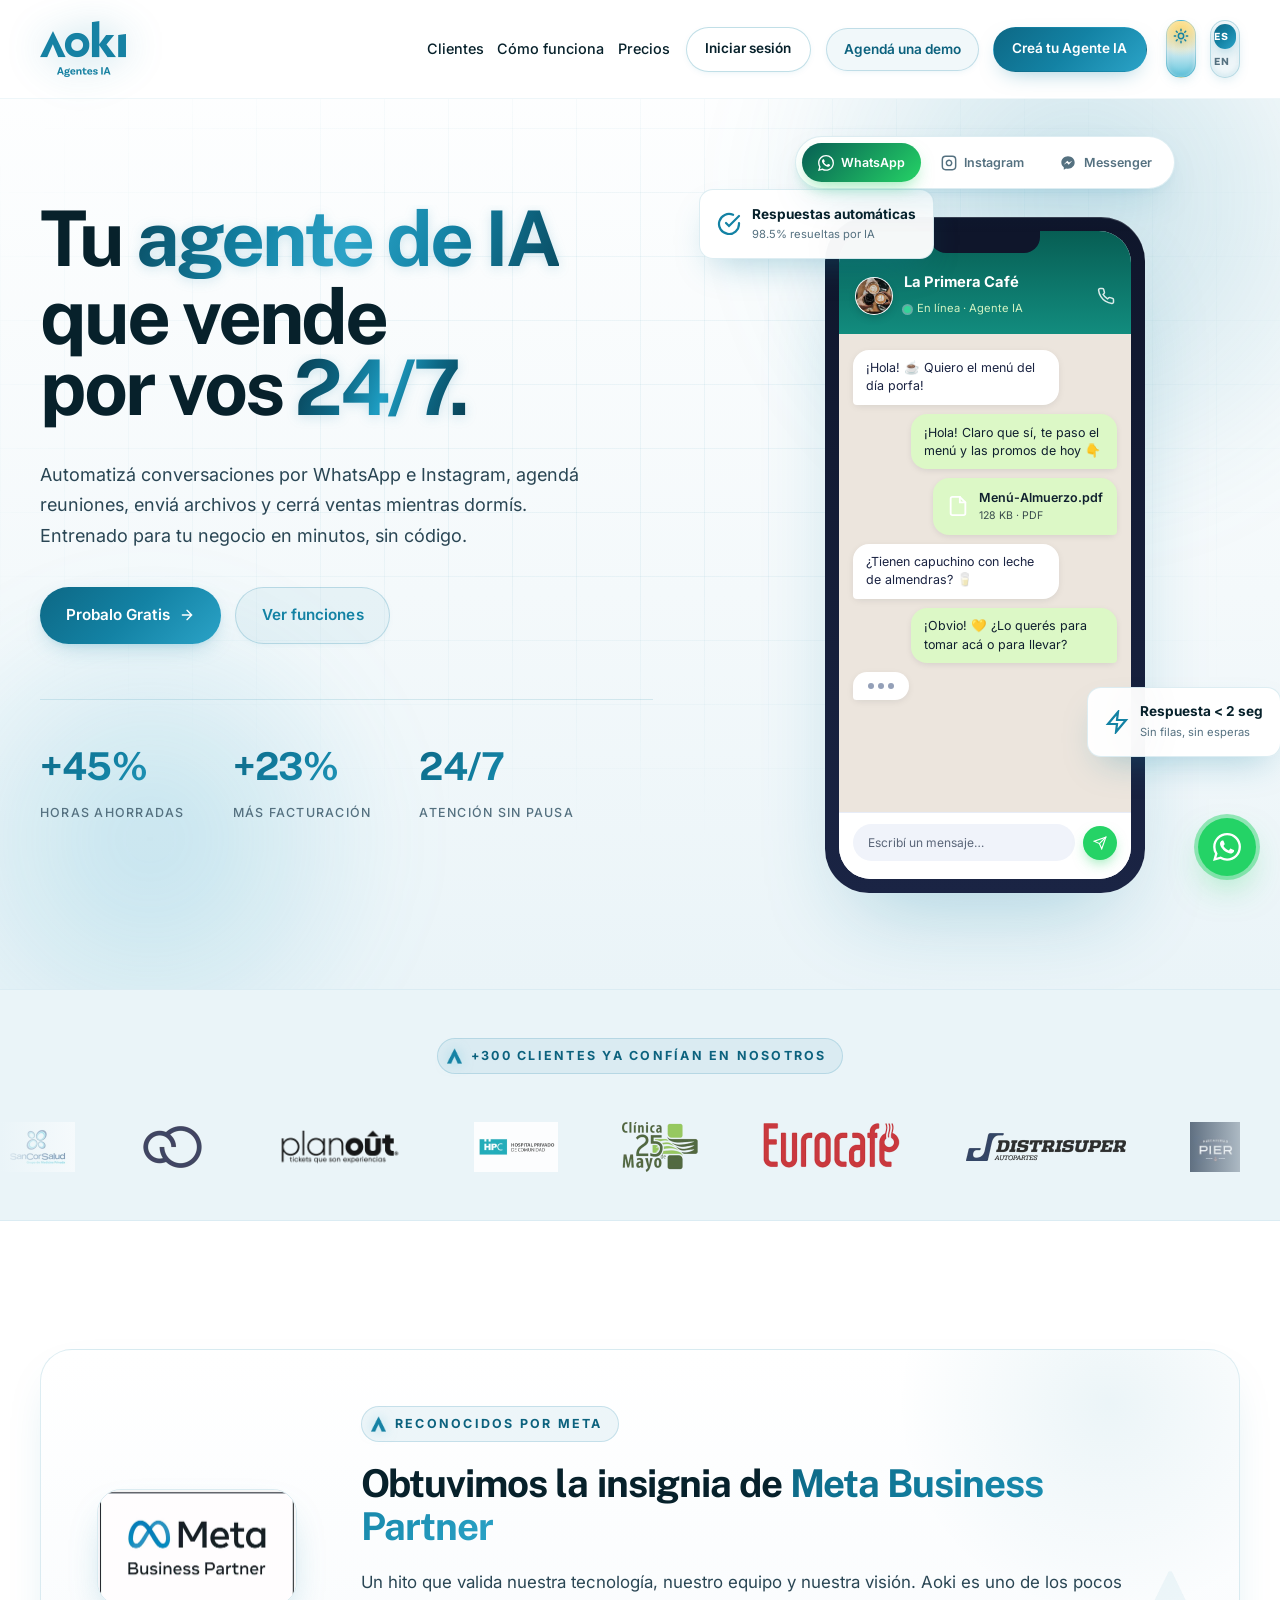
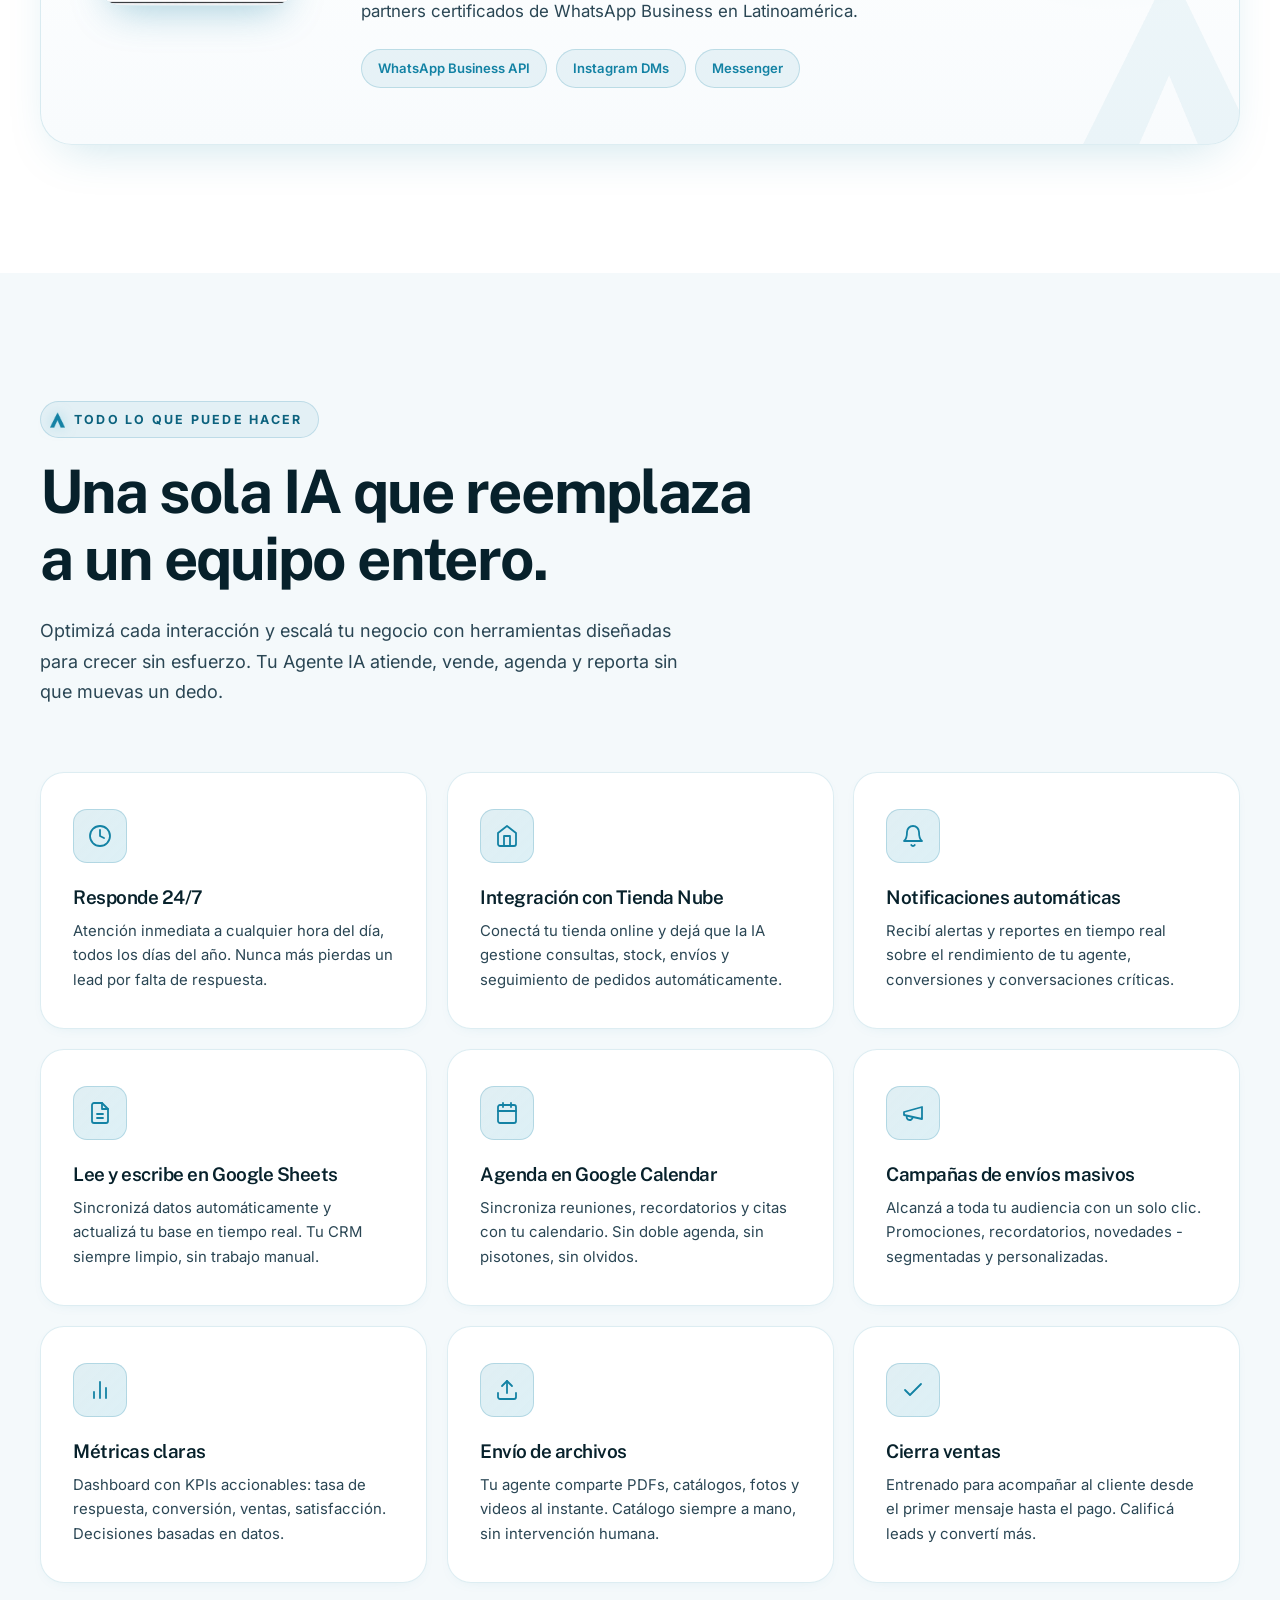
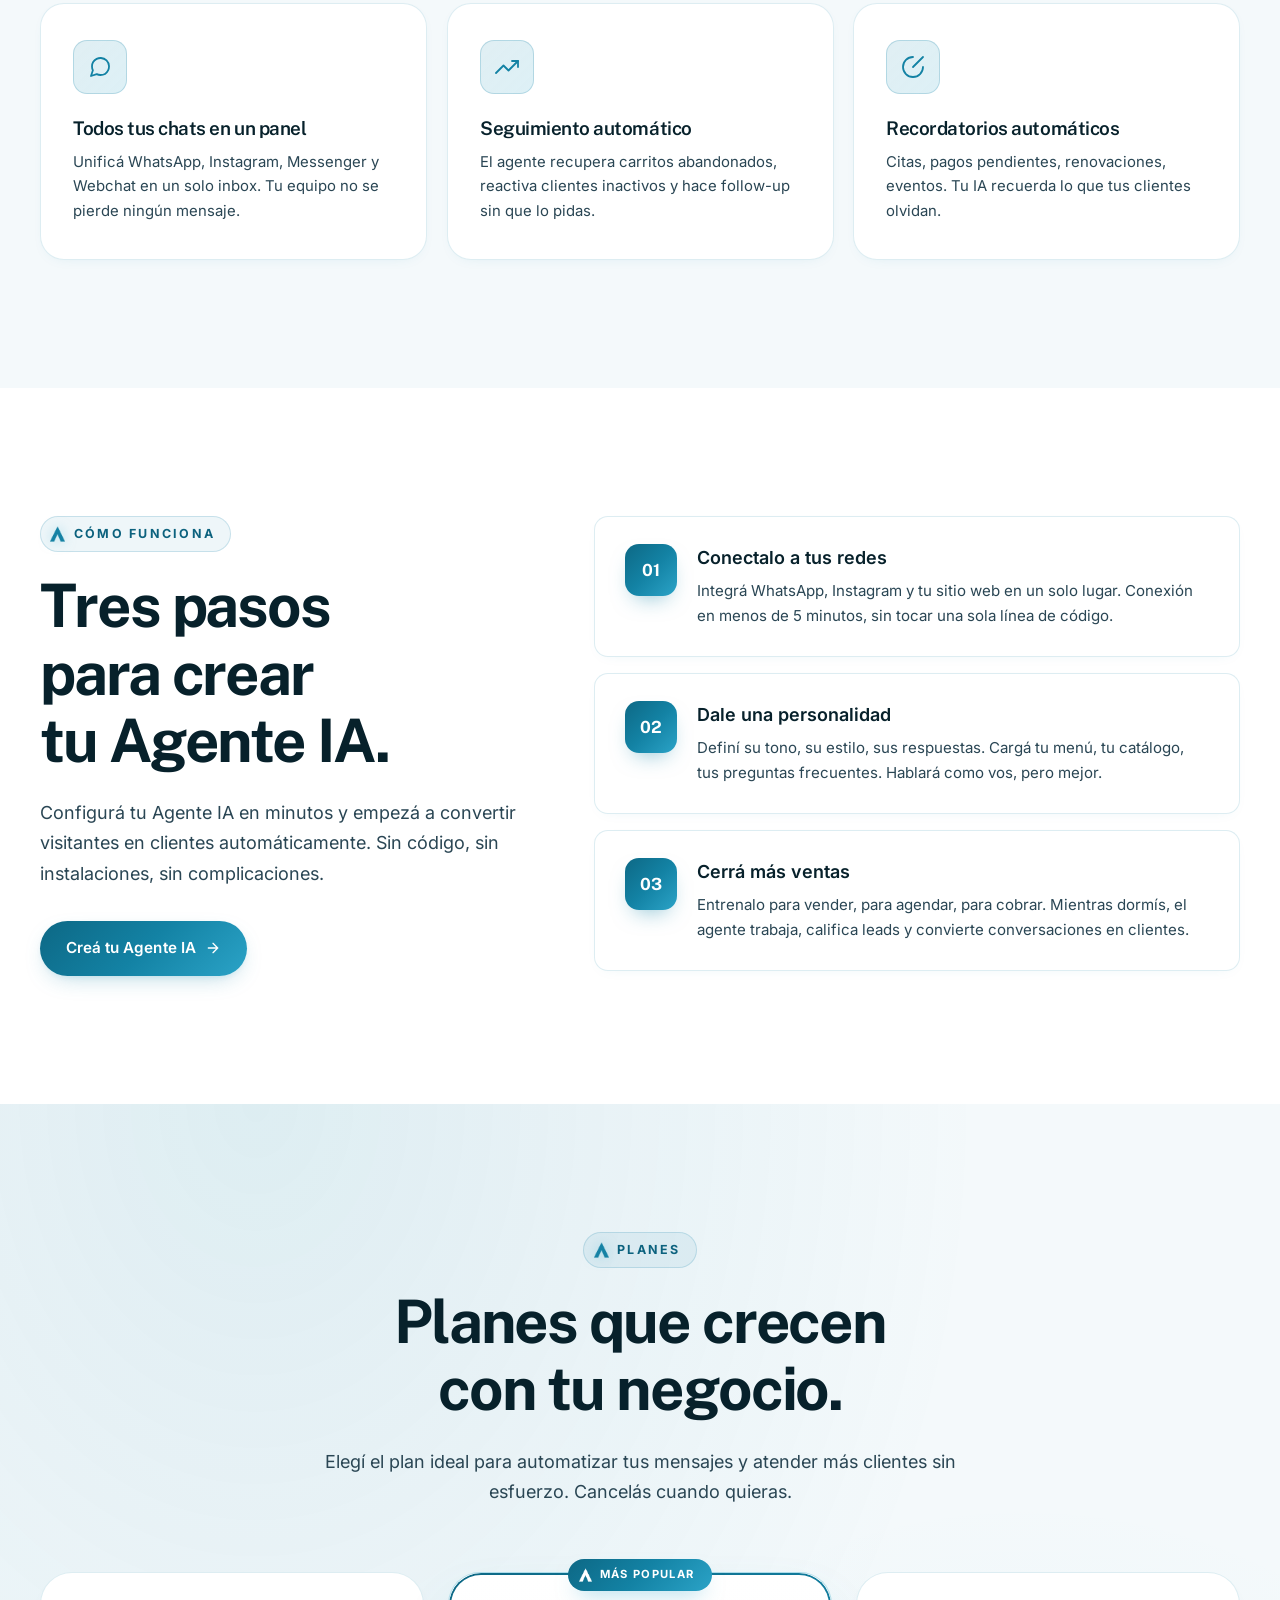
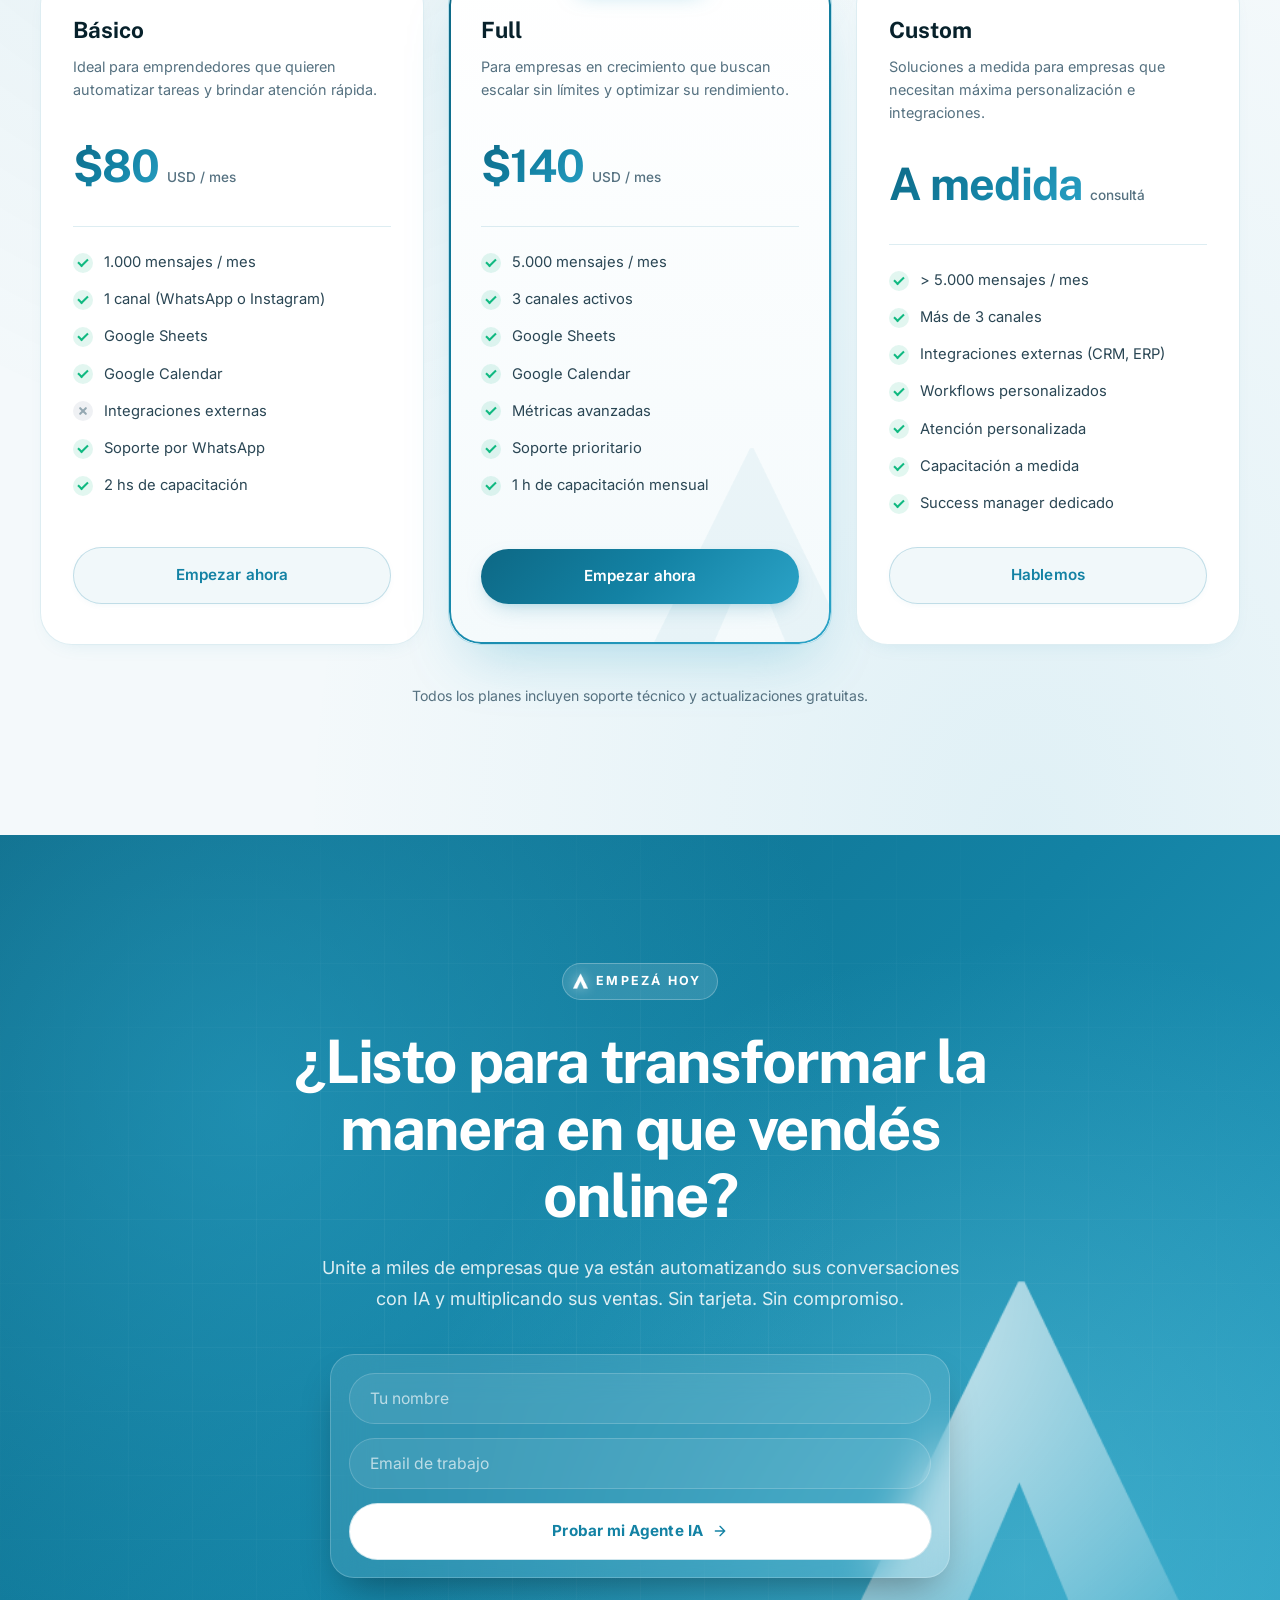
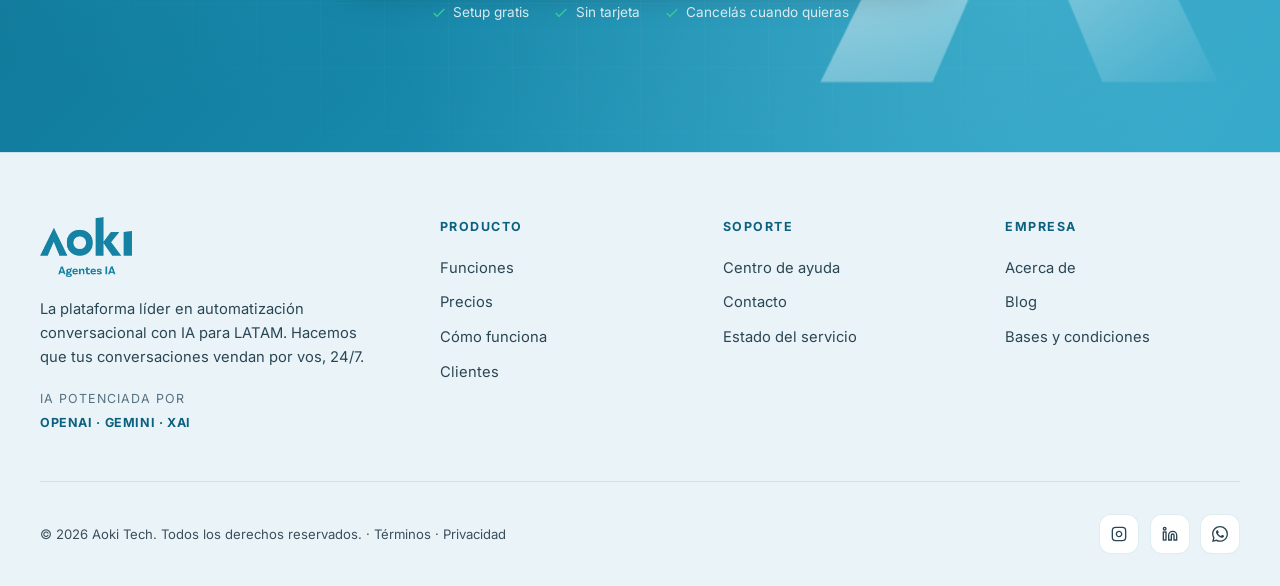
<file: index.html>
<!DOCTYPE html>
<html lang="es" data-lang="es">
<head>
  <meta charset="utf-8" />
  <meta name="viewport" content="width=device-width, initial-scale=1, maximum-scale=5" />
  <title>Aoki Tech | Agente de IA · AI Sales Agent for WhatsApp, Instagram &amp; Messenger 24/7</title>
  <meta name="description" content="Aoki Tech — Agente de IA que vende por vos 24/7. AI-powered conversational sales automation for WhatsApp, Instagram and Messenger. Plataforma líder en LATAM · Try it free." />
  <meta name="theme-color" content="#1382A4" />

  <!-- Open Graph -->
  <link rel="canonical" href="https://aokitech.com.ar/" />
  <link rel="alternate" hreflang="es" href="https://aokitech.com.ar/" />
  <link rel="alternate" hreflang="en" href="https://aokitech.com.ar/en/" />
  <link rel="alternate" hreflang="x-default" href="https://aokitech.com.ar/" />
  <meta property="og:title" content="Aoki Tech | Agente de IA · AI Sales Agent 24/7" />
  <meta property="og:description" content="Automatizá conversaciones y cerrá ventas con un Agente de IA. Automate conversations and close sales with an AI agent for WhatsApp, Instagram &amp; Messenger." />
  <meta property="og:locale:alternate" content="en_US" />
  <meta property="og:type" content="website" />
  <meta property="og:url" content="https://aokitech.com.ar/" />
  <meta property="og:locale" content="es_AR" />
  <meta property="og:site_name" content="Aoki Tech" />
  <meta property="og:image" content="https://aokitech.com.ar/aoki-logo.webp" />
  <meta name="twitter:card" content="summary_large_image" />
  <meta name="robots" content="index, follow, max-snippet:-1, max-image-preview:large" />

  <!-- Structured data -->
  <script type="application/ld+json">
  {
    "@context": "https://schema.org",
    "@graph": [
      {
        "@type": "WebSite",
        "name": "Aoki Tech",
        "url": "https://aokitech.com.ar/",
        "description": "Plataforma líder en automatización conversacional con IA para LATAM."
      },
      {
        "@type": "Organization",
        "@id": "https://aokitech.com.ar/#org",
        "name": "Aoki Tech",
        "url": "https://aokitech.com.ar/",
        "logo": "https://aokitech.com.ar/aoki-logo.webp",
        "sameAs": [
          "https://www.instagram.com/ia.aoki",
          "https://www.linkedin.com/company/aoki-chatbot-ia"
        ]
      }
    ]
  }
  </script>

  <!-- Fonts (self-hosted) -->
  <link rel="preload" href="fonts/inter-latin.woff2" as="font" type="font/woff2" crossorigin />
  <link rel="preload" href="fonts/public-sans-latin.woff2" as="font" type="font/woff2" crossorigin />

  <link rel="stylesheet" href="css/styles.css?v=20260413f" />
  <link rel="icon" href="aoki-favicon.png" type="image/png" />
  <link rel="apple-touch-icon" href="aoki-favicon.png" />

  <!-- Theme + Lang bootstrap (inlined to run before paint without a blocking request) -->
  <script>(function(){try{var t=localStorage.getItem('aoki-theme');document.documentElement.setAttribute('data-theme',t||'light');}catch(e){document.documentElement.setAttribute('data-theme','light');}try{var l=localStorage.getItem('aoki-lang');if(l==='en'||l==='es'){document.documentElement.lang=l;document.documentElement.dataset.lang=l;}}catch(e){}})();</script>
</head>
<body>

  <!-- ═══ HEADER ═══ -->
  <header class="site-header" id="site-header">
    <div class="shell header-inner">
      <a class="brand-mark" href="/" aria-label="Aoki Tech">
        <img src="/aoki-logo.webp" alt="Aoki Tech" width="344" height="224" fetchpriority="high" decoding="async" data-logo-swap data-logo-es="/aoki-logo.webp" data-logo-en="/aoki-logo-en.webp" />
      </a>
      <nav class="nav" id="primary-nav" aria-label="Principal">
        <a class="nav-brand" href="/" aria-label="Aoki Tech">
          <img src="/aoki-logo.webp" alt="Aoki Tech" width="344" height="224" loading="lazy" decoding="async" data-logo-swap data-logo-es="/aoki-logo.webp" data-logo-en="/aoki-logo-en.webp" />
        </a>
        <button class="nav-close" aria-label="Cerrar menú">
          <svg viewBox="0 0 24 24" fill="none" stroke="currentColor" stroke-width="2" stroke-linecap="round"><path d="M18 6L6 18M6 6l12 12"/></svg>
        </button>
        <a href="#clients" data-i18n="nav.clients">Clientes</a>
        <a href="#steps" data-i18n="nav.steps">Cómo funciona</a>
        <a href="#pricing" data-i18n="nav.pricing">Precios</a>
        <a class="header-login" href="#login" data-i18n="nav.login">Iniciar sesión</a>
        <a class="header-secondary" href="#contact" data-i18n="nav.demo">Agendá una demo</a>
        <a class="header-cta" href="#contact" data-i18n="nav.cta">Creá tu Agente IA</a>
      </nav>
      <div class="header-actions">
        <button class="theme-toggle" id="theme-toggle" type="button" aria-label="Cambiar tema oscuro" aria-pressed="false" title="Tema">
          <svg class="theme-icon theme-icon-sun" viewBox="0 0 24 24" fill="none" stroke="currentColor" stroke-width="2.2" stroke-linecap="round" stroke-linejoin="round" aria-hidden="true">
            <circle cx="12" cy="12" r="4"/>
            <path d="M12 2v2M12 20v2M4.93 4.93l1.41 1.41M17.66 17.66l1.41 1.41M2 12h2M20 12h2M4.93 19.07l1.41-1.41M17.66 6.34l1.41-1.41"/>
          </svg>
          <svg class="theme-icon theme-icon-moon" viewBox="0 0 24 24" fill="currentColor" aria-hidden="true">
            <path d="M21 12.79A9 9 0 1 1 11.21 3 7 7 0 0 0 21 12.79z"/>
          </svg>
        </button>
        <button class="lang-toggle" id="lang-toggle" type="button" aria-label="ES / EN — Switch language" data-active="es" title="Idioma / Language">
          <span class="lang-opt" data-lang="es" aria-hidden="true">ES</span>
          <span class="lang-opt" data-lang="en" aria-hidden="true">EN</span>
        </button>
        <button class="nav-toggle" id="nav-toggle" aria-expanded="false" aria-controls="primary-nav" aria-label="Abrir menú">
          <span></span>
        </button>
      </div>
    </div>
  </header>

  <main id="main">

    <!-- ═══ HERO ═══ -->
    <section class="hero">
      <div class="hero-bg" aria-hidden="true">
        <div class="hero-grid"></div>
        <div class="hero-glow"></div>
        <div class="hero-glow-2"></div>
      </div>
      <div class="shell hero-shell">
        <div class="hero-content">
          <h1 class="hero-title" data-i18n-html="hero.title">
            <span class="row"><span class="word">Tu <span class="accent">agente de IA</span></span></span>
            <span class="row"><span class="word">que vende</span></span>
            <span class="row"><span class="word">por vos <span class="accent-alt">24/7.</span></span></span>
          </h1>
          <p class="hero-lede" data-i18n="hero.lede">
            Automatizá conversaciones por WhatsApp e Instagram, agendá reuniones, enviá archivos y cerrá ventas mientras dormís. Entrenado para tu negocio en minutos, sin código.
          </p>
          <div class="hero-actions">
            <a class="btn btn-primary" href="#contact">
              <span data-i18n="hero.cta1">Probalo Gratis</span>
              <svg viewBox="0 0 24 24" fill="none" stroke="currentColor" stroke-width="2" stroke-linecap="round"><path d="M5 12h14M12 5l7 7-7 7"/></svg>
            </a>
            <a class="btn btn-ghost" href="#features" data-i18n="hero.cta2">Ver funciones</a>
          </div>
          <div class="hero-stats">
            <div>
              <div class="hero-stat-num" data-count="45" data-suffix="%">+45%</div>
              <div class="hero-stat-label" data-i18n="hero.stat1Label">Horas ahorradas</div>
            </div>
            <div>
              <div class="hero-stat-num" data-count="23" data-suffix="%">+23%</div>
              <div class="hero-stat-label" data-i18n="hero.stat2Label">Más facturación</div>
            </div>
            <div>
              <div class="hero-stat-num">24/7</div>
              <div class="hero-stat-label" data-i18n="hero.stat3Label">Atención sin pausa</div>
            </div>
          </div>
        </div>

        <!-- Hero visual: phone chat mockup -->
        <div class="hero-visual" id="hero-phone" aria-label="Chat IA">
          <div class="chat-tabs" role="tablist" aria-label="Plataforma de mensajería">
            <button class="chat-tab is-active" data-platform="whatsapp" role="tab" type="button" aria-selected="true">
              <svg viewBox="0 0 24 24" fill="currentColor" aria-hidden="true"><path d="M20.52 3.48A11.86 11.86 0 0 0 12.05 0C5.5 0 .14 5.34.13 11.9a11.83 11.83 0 0 0 1.6 5.96L0 24l6.3-1.66a11.9 11.9 0 0 0 5.74 1.46h.01c6.55 0 11.9-5.34 11.9-11.9a11.85 11.85 0 0 0-3.43-8.42zM12.06 21.8h-.01a9.9 9.9 0 0 1-5.04-1.38l-.36-.21-3.74.98 1-3.65-.24-.37a9.86 9.86 0 0 1-1.51-5.27c0-5.45 4.44-9.88 9.9-9.88a9.85 9.85 0 0 1 7 2.9 9.83 9.83 0 0 1 2.9 7c0 5.45-4.44 9.88-9.9 9.88zm5.42-7.4c-.3-.15-1.76-.87-2.03-.97-.27-.1-.47-.15-.67.15s-.77.97-.94 1.17c-.17.2-.35.22-.65.07a8.13 8.13 0 0 1-2.4-1.48 8.94 8.94 0 0 1-1.66-2.06c-.17-.3-.02-.46.13-.6.13-.13.3-.35.45-.52.15-.17.2-.3.3-.5.1-.2.05-.37-.02-.52-.07-.15-.67-1.62-.92-2.22-.24-.58-.49-.5-.67-.51l-.57-.01a1.1 1.1 0 0 0-.8.37 3.34 3.34 0 0 0-1.04 2.48c0 1.46 1.07 2.88 1.22 3.08.15.2 2.1 3.2 5.08 4.49.71.3 1.26.49 1.69.63.71.22 1.36.19 1.87.12.57-.09 1.76-.72 2.01-1.41.25-.7.25-1.29.17-1.41-.07-.13-.27-.2-.57-.35z"/></svg>
              <span>WhatsApp</span>
            </button>
            <button class="chat-tab" data-platform="instagram" role="tab" type="button" aria-selected="false">
              <svg viewBox="0 0 24 24" fill="none" stroke="currentColor" stroke-width="2.2" aria-hidden="true"><rect x="2" y="2" width="20" height="20" rx="5" ry="5"/><path d="M16 11.37A4 4 0 1 1 12.63 8 4 4 0 0 1 16 11.37z"/><line x1="17.5" y1="6.5" x2="17.51" y2="6.5"/></svg>
              <span>Instagram</span>
            </button>
            <button class="chat-tab" data-platform="messenger" role="tab" type="button" aria-selected="false">
              <svg viewBox="0 0 24 24" fill="currentColor" aria-hidden="true"><path d="M12 2C6.48 2 2 6.13 2 11.27c0 2.86 1.45 5.42 3.7 7.13V22l3.4-1.86c.91.25 1.87.39 2.9.39 5.52 0 10-4.13 10-9.27C22 6.13 17.52 2 12 2zm1 12.5l-2.55-2.71-4.97 2.71 5.46-5.79 2.61 2.71 4.91-2.71-5.46 5.79z"/></svg>
              <span>Messenger</span>
            </button>
          </div>
          <div class="phone-frame" data-platform="whatsapp">
            <div class="phone-notch"></div>
            <div class="phone-screen">
              <div class="chat-header">
                <div class="chat-avatar chat-avatar-photo">
                  <img src="/images/coffee-avatar.webp" alt="La Primera Café" />
                </div>
                <div>
                  <div class="chat-title">La Primera Café</div>
                  <div class="chat-status"><span class="online-dot"></span> <span class="chat-status-text">En línea · Agente IA</span></div>
                </div>
                <div class="chat-actions" aria-hidden="true">
                  <svg viewBox="0 0 24 24" fill="none" stroke="currentColor" stroke-width="2" stroke-linecap="round"><path d="M22 16.92v3a2 2 0 0 1-2.18 2 19.79 19.79 0 0 1-8.63-3.07 19.5 19.5 0 0 1-6-6 19.79 19.79 0 0 1-3.07-8.67A2 2 0 0 1 4.11 2h3a2 2 0 0 1 2 1.72c.13.96.36 1.9.7 2.81a2 2 0 0 1-.45 2.11L8.09 9.91a16 16 0 0 0 6 6l1.27-1.27a2 2 0 0 1 2.11-.45c.91.34 1.85.57 2.81.7A2 2 0 0 1 22 16.92z"/></svg>
                </div>
              </div>
              <div class="chat-body" id="chat-body"></div>
              <div class="chat-input">
                <span>Escribí un mensaje…</span>
                <button aria-label="Enviar">
                  <svg viewBox="0 0 24 24" fill="none" stroke="currentColor" stroke-width="2" stroke-linecap="round"><line x1="22" y1="2" x2="11" y2="13"/><polygon points="22 2 15 22 11 13 2 9 22 2"/></svg>
                </button>
              </div>
            </div>
          </div>
          <div class="phone-badge phone-badge-1">
            <svg viewBox="0 0 24 24" fill="none" stroke="currentColor" stroke-width="2.2" stroke-linecap="round"><path d="M22 11.08V12a10 10 0 1 1-5.93-9.14"/><polyline points="22 4 12 14.01 9 11.01"/></svg>
            <div>
              <div class="phone-badge-title" data-i18n="badge1.title">Respuestas automáticas</div>
              <div class="phone-badge-sub" data-i18n="badge1.sub">98.5% resueltas por IA</div>
            </div>
          </div>
          <div class="phone-badge phone-badge-2">
            <svg viewBox="0 0 24 24" fill="none" stroke="currentColor" stroke-width="2.2" stroke-linecap="round"><path d="M13 2 3 14h9l-1 8 10-12h-9l1-8z"/></svg>
            <div>
              <div class="phone-badge-title" data-i18n="badge2.title">Respuesta &lt; 2 seg</div>
              <div class="phone-badge-sub" data-i18n="badge2.sub">Sin filas, sin esperas</div>
            </div>
          </div>
        </div>
      </div>
    </section>

    <!-- ═══ CLIENTS ═══ -->
    <div class="marquee" id="clients">
      <div class="marquee-head">
        <span class="eyebrow" data-i18n="clients.heading">+300 Clientes ya confían en nosotros</span>
      </div>
      <div class="marquee-strip" aria-hidden="true">
        <div class="marquee-track">
          <img src="/images/sancor-salud-portada.webp" alt="Sancor Salud" width="75" height="50" loading="lazy" decoding="async" />
          <img src="/images/tiendanube-logo.webp" alt="Tienda Nube" width="67" height="50" loading="lazy" decoding="async" />
          <img src="/images/planout-logo-negro-low.png" alt="Planout" width="140" height="50" loading="lazy" decoding="async" />
          <img src="/images/hpc-logo-completo-01.webp" alt="HPC" width="83" height="50" loading="lazy" decoding="async" />
          <img src="/images/logo-color.webp" alt="" width="76" height="50" loading="lazy" decoding="async" />
          <img src="/images/logo-20eurocafe-20png-20ok.webp" alt="Eurocafé" width="140" height="50" loading="lazy" decoding="async" />
          <img src="/images/distri-20nya-20-281-29.webp" alt="Distri NYA" width="160" height="50" loading="lazy" decoding="async" />
          <img src="/images/descarga.webp" alt="" width="50" height="50" loading="lazy" decoding="async" />
          <img src="/images/descarga-20-282-29.webp" alt="" width="50" height="50" loading="lazy" decoding="async" />
          <img src="/images/168121.webp" alt="" width="50" height="50" loading="lazy" decoding="async" />
          <img src="/images/images-20-284-29.webp" alt="" width="50" height="50" loading="lazy" decoding="async" />
          <img src="/images/sancor-salud-portada.webp" alt="" width="75" height="50" loading="lazy" decoding="async" />
          <img src="/images/tiendanube-logo.webp" alt="" width="67" height="50" loading="lazy" decoding="async" />
          <img src="/images/planout-logo-negro-low.png" alt="" width="140" height="50" loading="lazy" decoding="async" />
          <img src="/images/hpc-logo-completo-01.webp" alt="" width="83" height="50" loading="lazy" decoding="async" />
          <img src="/images/logo-color.webp" alt="" width="76" height="50" loading="lazy" decoding="async" />
          <img src="/images/logo-20eurocafe-20png-20ok.webp" alt="" width="140" height="50" loading="lazy" decoding="async" />
          <img src="/images/distri-20nya-20-281-29.webp" alt="" width="160" height="50" loading="lazy" decoding="async" />
          <img src="/images/descarga.webp" alt="" width="50" height="50" loading="lazy" decoding="async" />
          <img src="/images/descarga-20-282-29.webp" alt="" width="50" height="50" loading="lazy" decoding="async" />
          <img src="/images/168121.webp" alt="" width="50" height="50" loading="lazy" decoding="async" />
          <img src="/images/images-20-284-29.webp" alt="" width="50" height="50" loading="lazy" decoding="async" />
        </div>
      </div>
    </div>

    <!-- ═══ META PARTNER ═══ -->
    <section class="partner section" id="partner">
      <div class="shell">
        <div class="partner-card reveal">
          <div class="partner-badge">
            <img src="/images/meta-business-partner.webp" alt="Meta Business Partner" width="396" height="231" loading="lazy" decoding="async" />
          </div>
          <div class="partner-text">
            <span class="eyebrow" data-i18n="partner.eyebrow">Reconocidos por Meta</span>
            <h2 class="title-lg" data-i18n-html="partner.title">Obtuvimos la insignia de <span class="grad-text">Meta Business Partner</span></h2>
            <p data-i18n="partner.body">Un hito que valida nuestra tecnología, nuestro equipo y nuestra visión. Aoki es uno de los pocos partners certificados de WhatsApp Business en Latinoamérica.</p>
            <div class="partner-pills">
              <span class="partner-pill">WhatsApp Business API</span>
              <span class="partner-pill">Instagram DMs</span>
              <span class="partner-pill">Messenger</span>
            </div>
          </div>
        </div>
      </div>
    </section>

    <!-- ═══ FEATURES ═══ -->
    <section class="caps section" id="features">
      <div class="shell">
        <div class="caps-head reveal">
          <span class="eyebrow" data-i18n="features.eyebrow">Todo lo que puede hacer</span>
          <h2 class="title-xl" data-i18n-html="features.title">Una sola IA que reemplaza<br>a un equipo entero.</h2>
          <p class="lede" style="margin-top:1.5rem;" data-i18n="features.lede">Optimizá cada interacción y escalá tu negocio con herramientas diseñadas para crecer sin esfuerzo. Tu Agente IA atiende, vende, agenda y reporta sin que muevas un dedo.</p>
        </div>

        <div class="caps-grid reveal-stagger">
          <article class="cap-card">
            <span class="cap-num">01</span>
            <div class="cap-icon"><svg viewBox="0 0 24 24" fill="none" stroke="currentColor" stroke-width="1.8" stroke-linecap="round" stroke-linejoin="round"><circle cx="12" cy="12" r="10"/><polyline points="12 6 12 12 16 14"/></svg></div>
            <h3 class="cap-title" data-i18n="features.f1.title">Responde 24/7</h3>
            <p class="cap-desc" data-i18n="features.f1.desc">Atención inmediata a cualquier hora del día, todos los días del año. Nunca más pierdas un lead por falta de respuesta.</p>
          </article>

          <article class="cap-card">
            <span class="cap-num">02</span>
            <div class="cap-icon"><svg viewBox="0 0 24 24" fill="none" stroke="currentColor" stroke-width="1.8" stroke-linecap="round" stroke-linejoin="round"><path d="M3 9l9-7 9 7v11a2 2 0 0 1-2 2H5a2 2 0 0 1-2-2z"/><polyline points="9 22 9 12 15 12 15 22"/></svg></div>
            <h3 class="cap-title" data-i18n="features.f2.title">Integración con Tienda Nube</h3>
            <p class="cap-desc" data-i18n="features.f2.desc">Conectá tu tienda online y dejá que la IA gestione consultas, stock, envíos y seguimiento de pedidos automáticamente.</p>
          </article>

          <article class="cap-card">
            <span class="cap-num">03</span>
            <div class="cap-icon"><svg viewBox="0 0 24 24" fill="none" stroke="currentColor" stroke-width="1.8" stroke-linecap="round" stroke-linejoin="round"><path d="M18 8A6 6 0 0 0 6 8c0 7-3 9-3 9h18s-3-2-3-9"/><path d="M13.73 21a2 2 0 0 1-3.46 0"/></svg></div>
            <h3 class="cap-title" data-i18n="features.f3.title">Notificaciones automáticas</h3>
            <p class="cap-desc" data-i18n="features.f3.desc">Recibí alertas y reportes en tiempo real sobre el rendimiento de tu agente, conversiones y conversaciones críticas.</p>
          </article>

          <article class="cap-card">
            <span class="cap-num">04</span>
            <div class="cap-icon"><svg viewBox="0 0 24 24" fill="none" stroke="currentColor" stroke-width="1.8" stroke-linecap="round" stroke-linejoin="round"><path d="M14 2H6a2 2 0 0 0-2 2v16a2 2 0 0 0 2 2h12a2 2 0 0 0 2-2V8z"/><polyline points="14 2 14 8 20 8"/><line x1="9" y1="13" x2="15" y2="13"/><line x1="9" y1="17" x2="15" y2="17"/></svg></div>
            <h3 class="cap-title" data-i18n="features.f4.title">Lee y escribe en Google Sheets</h3>
            <p class="cap-desc" data-i18n="features.f4.desc">Sincronizá datos automáticamente y actualizá tu base en tiempo real. Tu CRM siempre limpio, sin trabajo manual.</p>
          </article>

          <article class="cap-card">
            <span class="cap-num">05</span>
            <div class="cap-icon"><svg viewBox="0 0 24 24" fill="none" stroke="currentColor" stroke-width="1.8" stroke-linecap="round" stroke-linejoin="round"><rect x="3" y="4" width="18" height="18" rx="2" ry="2"/><line x1="16" y1="2" x2="16" y2="6"/><line x1="8" y1="2" x2="8" y2="6"/><line x1="3" y1="10" x2="21" y2="10"/></svg></div>
            <h3 class="cap-title" data-i18n="features.f5.title">Agenda en Google Calendar</h3>
            <p class="cap-desc" data-i18n="features.f5.desc">Sincroniza reuniones, recordatorios y citas con tu calendario. Sin doble agenda, sin pisotones, sin olvidos.</p>
          </article>

          <article class="cap-card">
            <span class="cap-num">06</span>
            <div class="cap-icon"><svg viewBox="0 0 24 24" fill="none" stroke="currentColor" stroke-width="1.8" stroke-linecap="round" stroke-linejoin="round"><path d="M3 11l18-5v12L3 14v-3z"/><path d="M11.6 16.8a3 3 0 1 1-5.8-1.6"/></svg></div>
            <h3 class="cap-title" data-i18n="features.f6.title">Campañas de envíos masivos</h3>
            <p class="cap-desc" data-i18n="features.f6.desc">Alcanzá a toda tu audiencia con un solo clic. Promociones, recordatorios, novedades — segmentadas y personalizadas.</p>
          </article>

          <article class="cap-card">
            <span class="cap-num">07</span>
            <div class="cap-icon"><svg viewBox="0 0 24 24" fill="none" stroke="currentColor" stroke-width="1.8" stroke-linecap="round" stroke-linejoin="round"><line x1="18" y1="20" x2="18" y2="10"/><line x1="12" y1="20" x2="12" y2="4"/><line x1="6" y1="20" x2="6" y2="14"/></svg></div>
            <h3 class="cap-title" data-i18n="features.f7.title">Métricas claras</h3>
            <p class="cap-desc" data-i18n="features.f7.desc">Dashboard con KPIs accionables: tasa de respuesta, conversión, ventas, satisfacción. Decisiones basadas en datos.</p>
          </article>

          <article class="cap-card">
            <span class="cap-num">08</span>
            <div class="cap-icon"><svg viewBox="0 0 24 24" fill="none" stroke="currentColor" stroke-width="1.8" stroke-linecap="round" stroke-linejoin="round"><path d="M21 15v4a2 2 0 0 1-2 2H5a2 2 0 0 1-2-2v-4"/><polyline points="17 8 12 3 7 8"/><line x1="12" y1="3" x2="12" y2="15"/></svg></div>
            <h3 class="cap-title" data-i18n="features.f8.title">Envío de archivos</h3>
            <p class="cap-desc" data-i18n="features.f8.desc">Tu agente comparte PDFs, catálogos, fotos y videos al instante. Catálogo siempre a mano, sin intervención humana.</p>
          </article>

          <article class="cap-card">
            <span class="cap-num">09</span>
            <div class="cap-icon"><svg viewBox="0 0 24 24" fill="none" stroke="currentColor" stroke-width="1.8" stroke-linecap="round" stroke-linejoin="round"><polyline points="20 6 9 17 4 12"/></svg></div>
            <h3 class="cap-title" data-i18n="features.f9.title">Cierra ventas</h3>
            <p class="cap-desc" data-i18n="features.f9.desc">Entrenado para acompañar al cliente desde el primer mensaje hasta el pago. Calificá leads y convertí más.</p>
          </article>

          <article class="cap-card">
            <span class="cap-num">10</span>
            <div class="cap-icon"><svg viewBox="0 0 24 24" fill="none" stroke="currentColor" stroke-width="1.8" stroke-linecap="round" stroke-linejoin="round"><path d="M21 11.5a8.38 8.38 0 0 1-.9 3.8 8.5 8.5 0 0 1-7.6 4.7 8.38 8.38 0 0 1-3.8-.9L3 21l1.9-5.7a8.38 8.38 0 0 1-.9-3.8 8.5 8.5 0 0 1 4.7-7.6 8.38 8.38 0 0 1 3.8-.9h.5a8.48 8.48 0 0 1 8 8v.5z"/></svg></div>
            <h3 class="cap-title" data-i18n="features.f10.title">Todos tus chats en un panel</h3>
            <p class="cap-desc" data-i18n="features.f10.desc">Unificá WhatsApp, Instagram, Messenger y Webchat en un solo inbox. Tu equipo no se pierde ningún mensaje.</p>
          </article>

          <article class="cap-card">
            <span class="cap-num">11</span>
            <div class="cap-icon"><svg viewBox="0 0 24 24" fill="none" stroke="currentColor" stroke-width="1.8" stroke-linecap="round" stroke-linejoin="round"><path d="M23 6l-9.5 9.5-5-5L1 18"/><polyline points="17 6 23 6 23 12"/></svg></div>
            <h3 class="cap-title" data-i18n="features.f11.title">Seguimiento automático</h3>
            <p class="cap-desc" data-i18n="features.f11.desc">El agente recupera carritos abandonados, reactiva clientes inactivos y hace follow-up sin que lo pidas.</p>
          </article>

          <article class="cap-card">
            <span class="cap-num">12</span>
            <div class="cap-icon"><svg viewBox="0 0 24 24" fill="none" stroke="currentColor" stroke-width="1.8" stroke-linecap="round" stroke-linejoin="round"><path d="M12 2a10 10 0 1 0 10 10"/><path d="M22 2 12 12"/></svg></div>
            <h3 class="cap-title" data-i18n="features.f12.title">Recordatorios automáticos</h3>
            <p class="cap-desc" data-i18n="features.f12.desc">Citas, pagos pendientes, renovaciones, eventos. Tu IA recuerda lo que tus clientes olvidan.</p>
          </article>
        </div>
      </div>
    </section>

    <!-- ═══ STEPS ═══ -->
    <section class="process section" id="steps">
      <div class="shell">
        <div class="process-grid">
          <div class="reveal">
            <span class="eyebrow" data-i18n="steps.eyebrow">Cómo funciona</span>
            <h2 class="title-xl" data-i18n-html="steps.title">Tres pasos<br>para crear<br>tu Agente IA.</h2>
            <p class="lede" style="margin-top:1.5rem;" data-i18n="steps.lede">Configurá tu Agente IA en minutos y empezá a convertir visitantes en clientes automáticamente. Sin código, sin instalaciones, sin complicaciones.</p>
            <a class="btn btn-primary" href="#contact" style="margin-top:2rem;">
              <span data-i18n="steps.cta">Creá tu Agente IA</span>
              <svg viewBox="0 0 24 24" fill="none" stroke="currentColor" stroke-width="2" stroke-linecap="round"><path d="M5 12h14M12 5l7 7-7 7"/></svg>
            </a>
          </div>

          <div class="process-steps reveal-stagger">
            <div class="process-step">
              <div class="process-step-num">01</div>
              <div>
                <div class="process-step-title" data-i18n="steps.s1.title">Conectalo a tus redes</div>
                <div class="process-step-desc" data-i18n="steps.s1.desc">Integrá WhatsApp, Instagram y tu sitio web en un solo lugar. Conexión en menos de 5 minutos, sin tocar una sola línea de código.</div>
              </div>
            </div>
            <div class="process-step">
              <div class="process-step-num">02</div>
              <div>
                <div class="process-step-title" data-i18n="steps.s2.title">Dale una personalidad</div>
                <div class="process-step-desc" data-i18n="steps.s2.desc">Definí su tono, su estilo, sus respuestas. Cargá tu menú, tu catálogo, tus preguntas frecuentes. Hablará como vos, pero mejor.</div>
              </div>
            </div>
            <div class="process-step">
              <div class="process-step-num">03</div>
              <div>
                <div class="process-step-title" data-i18n="steps.s3.title">Cerrá más ventas</div>
                <div class="process-step-desc" data-i18n="steps.s3.desc">Entrenalo para vender, para agendar, para cobrar. Mientras dormís, el agente trabaja, califica leads y convierte conversaciones en clientes.</div>
              </div>
            </div>
          </div>
        </div>
      </div>
    </section>

    <!-- ═══ PRICING ═══ -->
    <section class="pricing section" id="pricing">
      <div class="pricing-bg" aria-hidden="true"></div>
      <div class="shell">
        <div class="pricing-head reveal">
          <span class="eyebrow" style="justify-content:center;" data-i18n="pricing.eyebrow">Planes</span>
          <h2 class="title-xl" data-i18n-html="pricing.title">Planes que crecen<br>con tu negocio.</h2>
          <p class="lede" style="margin: 1.5rem auto 0;" data-i18n="pricing.lede">Elegí el plan ideal para automatizar tus mensajes y atender más clientes sin esfuerzo. Cancelás cuando quieras.</p>
        </div>

        <div class="pricing-grid reveal-stagger">

          <article class="plan">
            <div class="plan-head">
              <div class="plan-name" data-i18n="pricing.basic.name">Básico</div>
              <div class="plan-desc" data-i18n="pricing.basic.desc">Ideal para emprendedores que quieren automatizar tareas y brindar atención rápida.</div>
              <div class="plan-price">
                <span class="plan-price-num">$80</span>
                <span class="plan-price-unit" data-i18n="pricing.basic.unit">USD / mes</span>
              </div>
            </div>
            <ul class="plan-features">
              <li><span class="check"></span> <span data-i18n="pricing.basic.f1">1.000 mensajes / mes</span></li>
              <li><span class="check"></span> <span data-i18n="pricing.basic.f2">1 canal (WhatsApp o Instagram)</span></li>
              <li><span class="check"></span> <span data-i18n="pricing.basic.f3">Google Sheets</span></li>
              <li><span class="check"></span> <span data-i18n="pricing.basic.f4">Google Calendar</span></li>
              <li><span class="cross"></span> <span data-i18n="pricing.basic.f5">Integraciones externas</span></li>
              <li><span class="check"></span> <span data-i18n="pricing.basic.f6">Soporte por WhatsApp</span></li>
              <li><span class="check"></span> <span data-i18n="pricing.basic.f7">2 hs de capacitación</span></li>
            </ul>
            <a href="#contact" class="btn btn-ghost plan-cta" data-i18n="pricing.basic.cta">Empezar ahora</a>
          </article>

          <article class="plan plan-popular">
            <div class="plan-watermark" aria-hidden="true"></div>
            <div class="plan-tag" data-i18n="pricing.full.tag">Más popular</div>
            <div class="plan-head">
              <div class="plan-name" data-i18n="pricing.full.name">Full</div>
              <div class="plan-desc" data-i18n="pricing.full.desc">Para empresas en crecimiento que buscan escalar sin límites y optimizar su rendimiento.</div>
              <div class="plan-price">
                <span class="plan-price-num">$140</span>
                <span class="plan-price-unit" data-i18n="pricing.full.unit">USD / mes</span>
              </div>
            </div>
            <ul class="plan-features">
              <li><span class="check"></span> <span data-i18n="pricing.full.f1">5.000 mensajes / mes</span></li>
              <li><span class="check"></span> <span data-i18n="pricing.full.f2">3 canales activos</span></li>
              <li><span class="check"></span> <span data-i18n="pricing.full.f3">Google Sheets</span></li>
              <li><span class="check"></span> <span data-i18n="pricing.full.f4">Google Calendar</span></li>
              <li><span class="check"></span> <span data-i18n="pricing.full.f5">Métricas avanzadas</span></li>
              <li><span class="check"></span> <span data-i18n="pricing.full.f6">Soporte prioritario</span></li>
              <li><span class="check"></span> <span data-i18n="pricing.full.f7">1 h de capacitación mensual</span></li>
            </ul>
            <a href="#contact" class="btn btn-primary plan-cta" data-i18n="pricing.full.cta">Empezar ahora</a>
          </article>

          <article class="plan">
            <div class="plan-head">
              <div class="plan-name" data-i18n="pricing.custom.name">Custom</div>
              <div class="plan-desc" data-i18n="pricing.custom.desc">Soluciones a medida para empresas que necesitan máxima personalización e integraciones.</div>
              <div class="plan-price">
                <span class="plan-price-num" data-i18n="pricing.custom.priceNum">A medida</span>
                <span class="plan-price-unit" data-i18n="pricing.custom.unit">consultá</span>
              </div>
            </div>
            <ul class="plan-features">
              <li><span class="check"></span> <span data-i18n="pricing.custom.f1">&gt; 5.000 mensajes / mes</span></li>
              <li><span class="check"></span> <span data-i18n="pricing.custom.f2">Más de 3 canales</span></li>
              <li><span class="check"></span> <span data-i18n="pricing.custom.f3">Integraciones externas (CRM, ERP)</span></li>
              <li><span class="check"></span> <span data-i18n="pricing.custom.f4">Workflows personalizados</span></li>
              <li><span class="check"></span> <span data-i18n="pricing.custom.f5">Atención personalizada</span></li>
              <li><span class="check"></span> <span data-i18n="pricing.custom.f6">Capacitación a medida</span></li>
              <li><span class="check"></span> <span data-i18n="pricing.custom.f7">Dedicated success manager</span></li>
            </ul>
            <a href="#contact" class="btn btn-ghost plan-cta" data-i18n="pricing.custom.cta">Hablemos</a>
          </article>

        </div>
        <p class="pricing-note" data-i18n="pricing.note">Todos los planes incluyen soporte técnico y actualizaciones gratuitas.</p>
      </div>
    </section>

    <!-- ═══ CTA ═══ -->
    <section class="cta-band section" id="contact">
      <div class="cta-bg" aria-hidden="true"></div>
      <div class="shell cta-shell">
        <div class="cta-content reveal">
          <span class="eyebrow eyebrow-light" data-i18n="cta.eyebrow">Empezá hoy</span>
          <h2 class="title-xl" data-i18n-html="cta.title">¿Listo para transformar la<br>manera en que vendés online?</h2>
          <p class="lede" data-i18n="cta.lede">Unite a miles de empresas que ya están automatizando sus conversaciones con IA y multiplicando sus ventas. Sin tarjeta. Sin compromiso.</p>
          <form class="cta-form" id="cta-form" data-mail="hola@aokitech.com.ar" novalidate>
            <div class="cta-form-row">
              <input type="text" name="name" placeholder="Tu nombre" required data-i18n-placeholder="cta.namePh" />
              <input type="email" name="email" placeholder="Email de trabajo" required data-i18n-placeholder="cta.emailPh" />
              <button type="submit" class="btn btn-light">
                <span data-i18n="cta.btn">Probar mi Agente IA</span>
                <svg viewBox="0 0 24 24" fill="none" stroke="currentColor" stroke-width="2" stroke-linecap="round"><path d="M5 12h14M12 5l7 7-7 7"/></svg>
              </button>
            </div>
            <div class="cta-form-foot">
              <span><svg viewBox="0 0 24 24" fill="none" stroke="currentColor" stroke-width="2"><polyline points="20 6 9 17 4 12"/></svg> <span data-i18n="cta.f1">Setup gratis</span></span>
              <span><svg viewBox="0 0 24 24" fill="none" stroke="currentColor" stroke-width="2"><polyline points="20 6 9 17 4 12"/></svg> <span data-i18n="cta.f2">Sin tarjeta</span></span>
              <span><svg viewBox="0 0 24 24" fill="none" stroke="currentColor" stroke-width="2"><polyline points="20 6 9 17 4 12"/></svg> <span data-i18n="cta.f3">Cancelás cuando quieras</span></span>
            </div>
          </form>
        </div>
      </div>
    </section>

  </main>

  <!-- ═══ FOOTER ═══ -->
  <footer class="site-footer">
    <div class="shell">
      <div class="footer-grid">
        <div class="footer-brand">
          <span class="footer-logo">
            <img src="/aoki-logo.webp" alt="Aoki Tech" width="344" height="224" loading="lazy" decoding="async" data-logo-swap data-logo-es="/aoki-logo.webp" data-logo-en="/aoki-logo-en.webp" />
          </span>
          <p data-i18n="footer.tagline">La plataforma líder en automatización conversacional con IA para LATAM. Hacemos que tus conversaciones vendan por vos, 24/7.</p>
          <div class="footer-providers">
            <span data-i18n="footer.providersLabel">IA potenciada por</span>
            <strong>OpenAI · Gemini · xAI</strong>
          </div>
        </div>

        <div>
          <div class="footer-heading" data-i18n="footer.product">Producto</div>
          <div class="footer-links">
            <a href="#features" data-i18n="footer.p1">Funciones</a>
            <a href="#pricing" data-i18n="footer.p2">Precios</a>
            <a href="#steps" data-i18n="footer.p3">Cómo funciona</a>
            <a href="#clients" data-i18n="footer.p4">Clientes</a>
          </div>
        </div>

        <div>
          <div class="footer-heading" data-i18n="footer.support">Soporte</div>
          <div class="footer-links">
            <a href="#contact" data-i18n="footer.s1">Centro de ayuda</a>
            <a href="#contact" data-i18n="footer.s2">Contacto</a>
            <a href="#" data-i18n="footer.s3">Estado del servicio</a>
          </div>
        </div>

        <div>
          <div class="footer-heading" data-i18n="footer.company">Empresa</div>
          <div class="footer-links">
            <a href="#partner" data-i18n="footer.c1">Acerca de</a>
            <a href="#" data-i18n="footer.c2">Blog</a>
            <a href="#" data-i18n="footer.c3">Bases y condiciones</a>
          </div>
        </div>
      </div>

      <div class="footer-bottom">
        <p class="footer-legal" data-i18n-html="footer.legal">&copy; <span id="year">2026</span> Aoki Tech. Todos los derechos reservados. · Términos · Privacidad</p>
        <div class="footer-social">
          <a href="https://www.instagram.com/ia.aoki" target="_blank" rel="noopener" aria-label="Instagram">
            <svg viewBox="0 0 24 24" fill="none" stroke="currentColor" stroke-width="2"><rect x="2" y="2" width="20" height="20" rx="5" ry="5"/><path d="M16 11.37A4 4 0 1 1 12.63 8 4 4 0 0 1 16 11.37z"/><line x1="17.5" y1="6.5" x2="17.51" y2="6.5"/></svg>
          </a>
          <a href="#" target="_blank" rel="noopener" aria-label="LinkedIn">
            <svg viewBox="0 0 24 24" fill="none" stroke="currentColor" stroke-width="2"><path d="M16 8a6 6 0 0 1 6 6v7h-4v-7a2 2 0 0 0-4 0v7h-4v-7a6 6 0 0 1 6-6z"/><rect x="2" y="9" width="4" height="12"/><circle cx="4" cy="4" r="2"/></svg>
          </a>
          <a href="https://wa.me/5491100000000" target="_blank" rel="noopener" aria-label="WhatsApp">
            <svg viewBox="0 0 24 24" fill="currentColor"><path d="M20.52 3.48A11.86 11.86 0 0 0 12.05 0C5.5 0 .14 5.34.13 11.9a11.83 11.83 0 0 0 1.6 5.96L0 24l6.3-1.66a11.9 11.9 0 0 0 5.74 1.46h.01c6.55 0 11.9-5.34 11.9-11.9a11.85 11.85 0 0 0-3.43-8.42zM12.06 21.8h-.01a9.9 9.9 0 0 1-5.04-1.38l-.36-.21-3.74.98 1-3.65-.24-.37a9.86 9.86 0 0 1-1.51-5.27c0-5.45 4.44-9.88 9.9-9.88a9.85 9.85 0 0 1 7 2.9 9.83 9.83 0 0 1 2.9 7c0 5.45-4.44 9.88-9.9 9.88zm5.42-7.4c-.3-.15-1.76-.87-2.03-.97-.27-.1-.47-.15-.67.15s-.77.97-.94 1.17c-.17.2-.35.22-.65.07a8.13 8.13 0 0 1-2.4-1.48 8.94 8.94 0 0 1-1.66-2.06c-.17-.3-.02-.46.13-.6.13-.13.3-.35.45-.52.15-.17.2-.3.3-.5.1-.2.05-.37-.02-.52-.07-.15-.67-1.62-.92-2.22-.24-.58-.49-.5-.67-.51l-.57-.01a1.1 1.1 0 0 0-.8.37 3.34 3.34 0 0 0-1.04 2.48c0 1.46 1.07 2.88 1.22 3.08.15.2 2.1 3.2 5.08 4.49.71.3 1.26.49 1.69.63.71.22 1.36.19 1.87.12.57-.09 1.76-.72 2.01-1.41.25-.7.25-1.29.17-1.41-.07-.13-.27-.2-.57-.35z"/></svg>
          </a>
        </div>
      </div>
    </div>
  </footer>

  <!-- Floating WhatsApp button -->
  <a class="float-wa" href="https://wa.me/5491100000000" target="_blank" rel="noopener" aria-label="WhatsApp">
    <svg viewBox="0 0 24 24" fill="currentColor"><path d="M20.52 3.48A11.86 11.86 0 0 0 12.05 0C5.5 0 .14 5.34.13 11.9a11.83 11.83 0 0 0 1.6 5.96L0 24l6.3-1.66a11.9 11.9 0 0 0 5.74 1.46h.01c6.55 0 11.9-5.34 11.9-11.9a11.85 11.85 0 0 0-3.43-8.42zM12.06 21.8h-.01a9.9 9.9 0 0 1-5.04-1.38l-.36-.21-3.74.98 1-3.65-.24-.37a9.86 9.86 0 0 1-1.51-5.27c0-5.45 4.44-9.88 9.9-9.88a9.85 9.85 0 0 1 7 2.9 9.83 9.83 0 0 1 2.9 7c0 5.45-4.44 9.88-9.9 9.88zm5.42-7.4c-.3-.15-1.76-.87-2.03-.97-.27-.1-.47-.15-.67.15s-.77.97-.94 1.17c-.17.2-.35.22-.65.07a8.13 8.13 0 0 1-2.4-1.48 8.94 8.94 0 0 1-1.66-2.06c-.17-.3-.02-.46.13-.6.13-.13.3-.35.45-.52.15-.17.2-.3.3-.5.1-.2.05-.37-.02-.52-.07-.15-.67-1.62-.92-2.22-.24-.58-.49-.5-.67-.51l-.57-.01a1.1 1.1 0 0 0-.8.37 3.34 3.34 0 0 0-1.04 2.48c0 1.46 1.07 2.88 1.22 3.08.15.2 2.1 3.2 5.08 4.49.71.3 1.26.49 1.69.63.71.22 1.36.19 1.87.12.57-.09 1.76-.72 2.01-1.41.25-.7.25-1.29.17-1.41-.07-.13-.27-.2-.57-.35z"/></svg>
  </a>

  <script src="js/main.js?v=20260413f"></script>
</body>
</html>
</file>
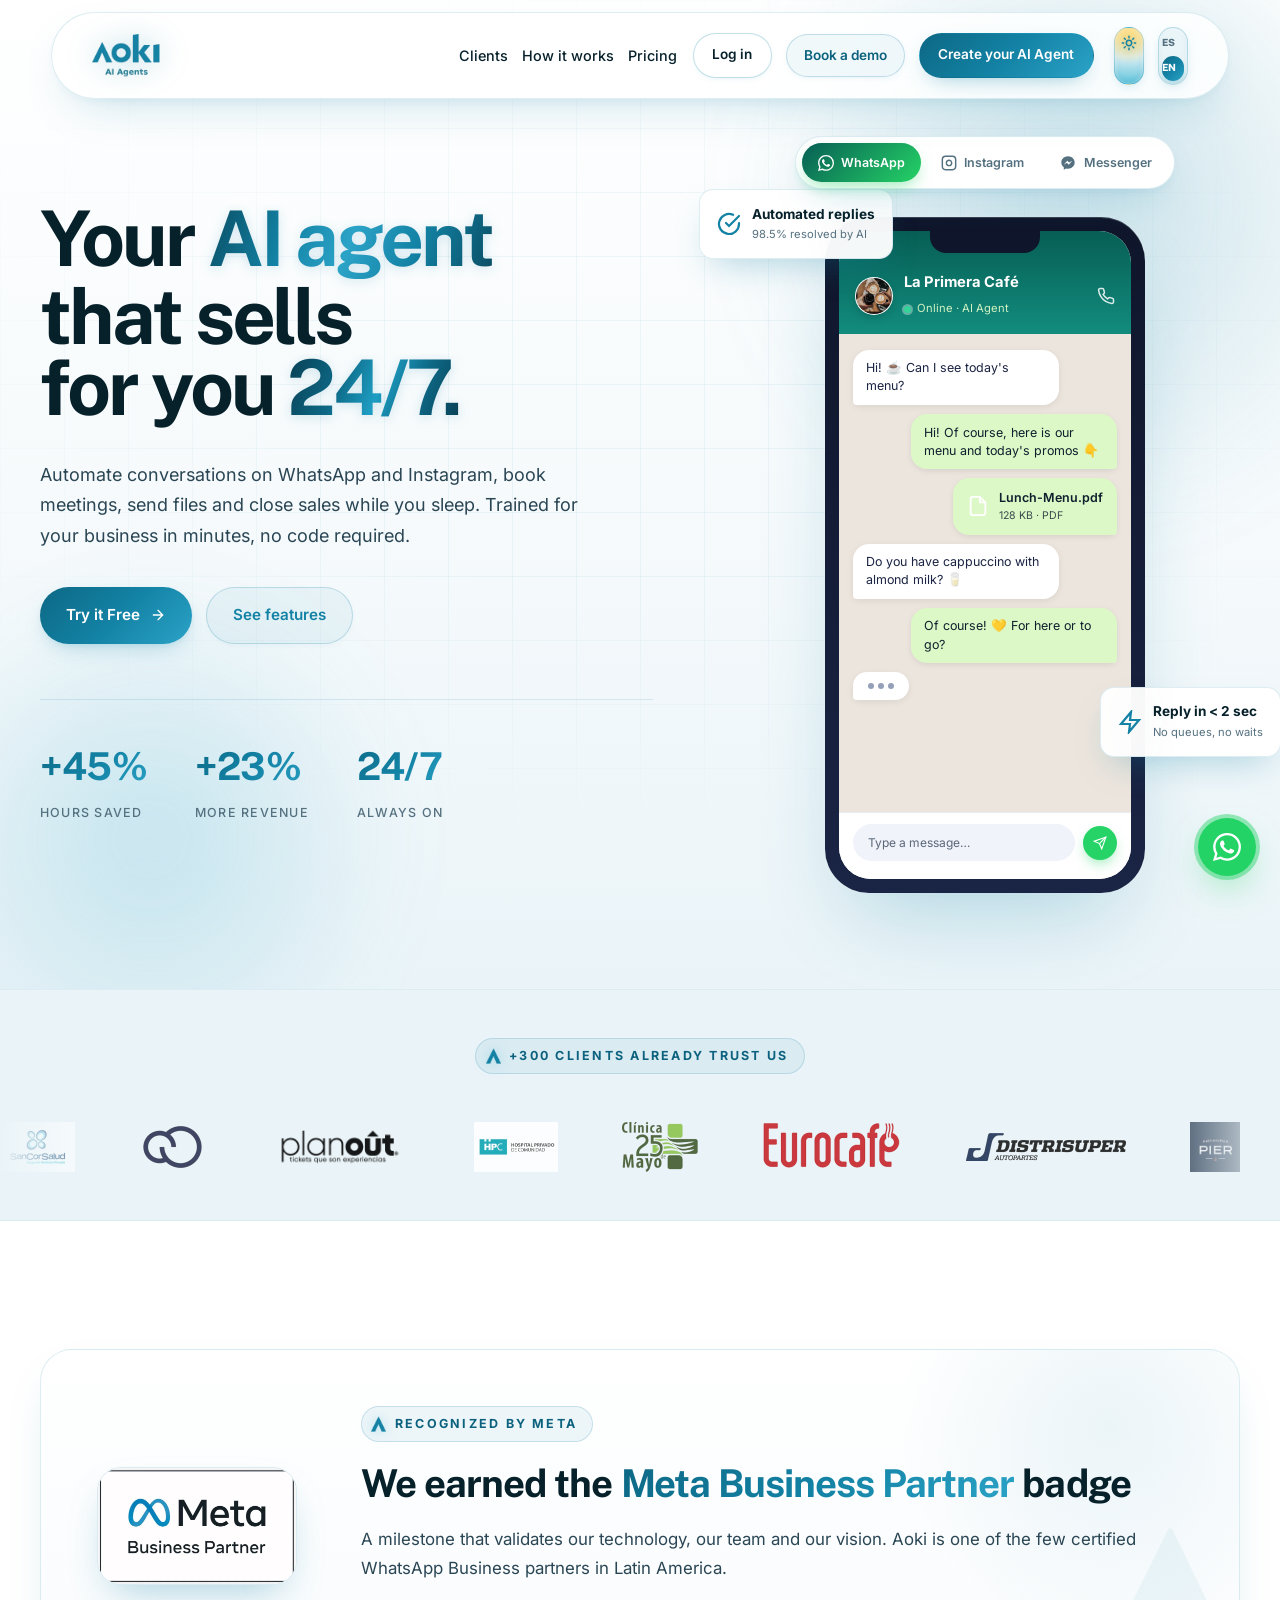
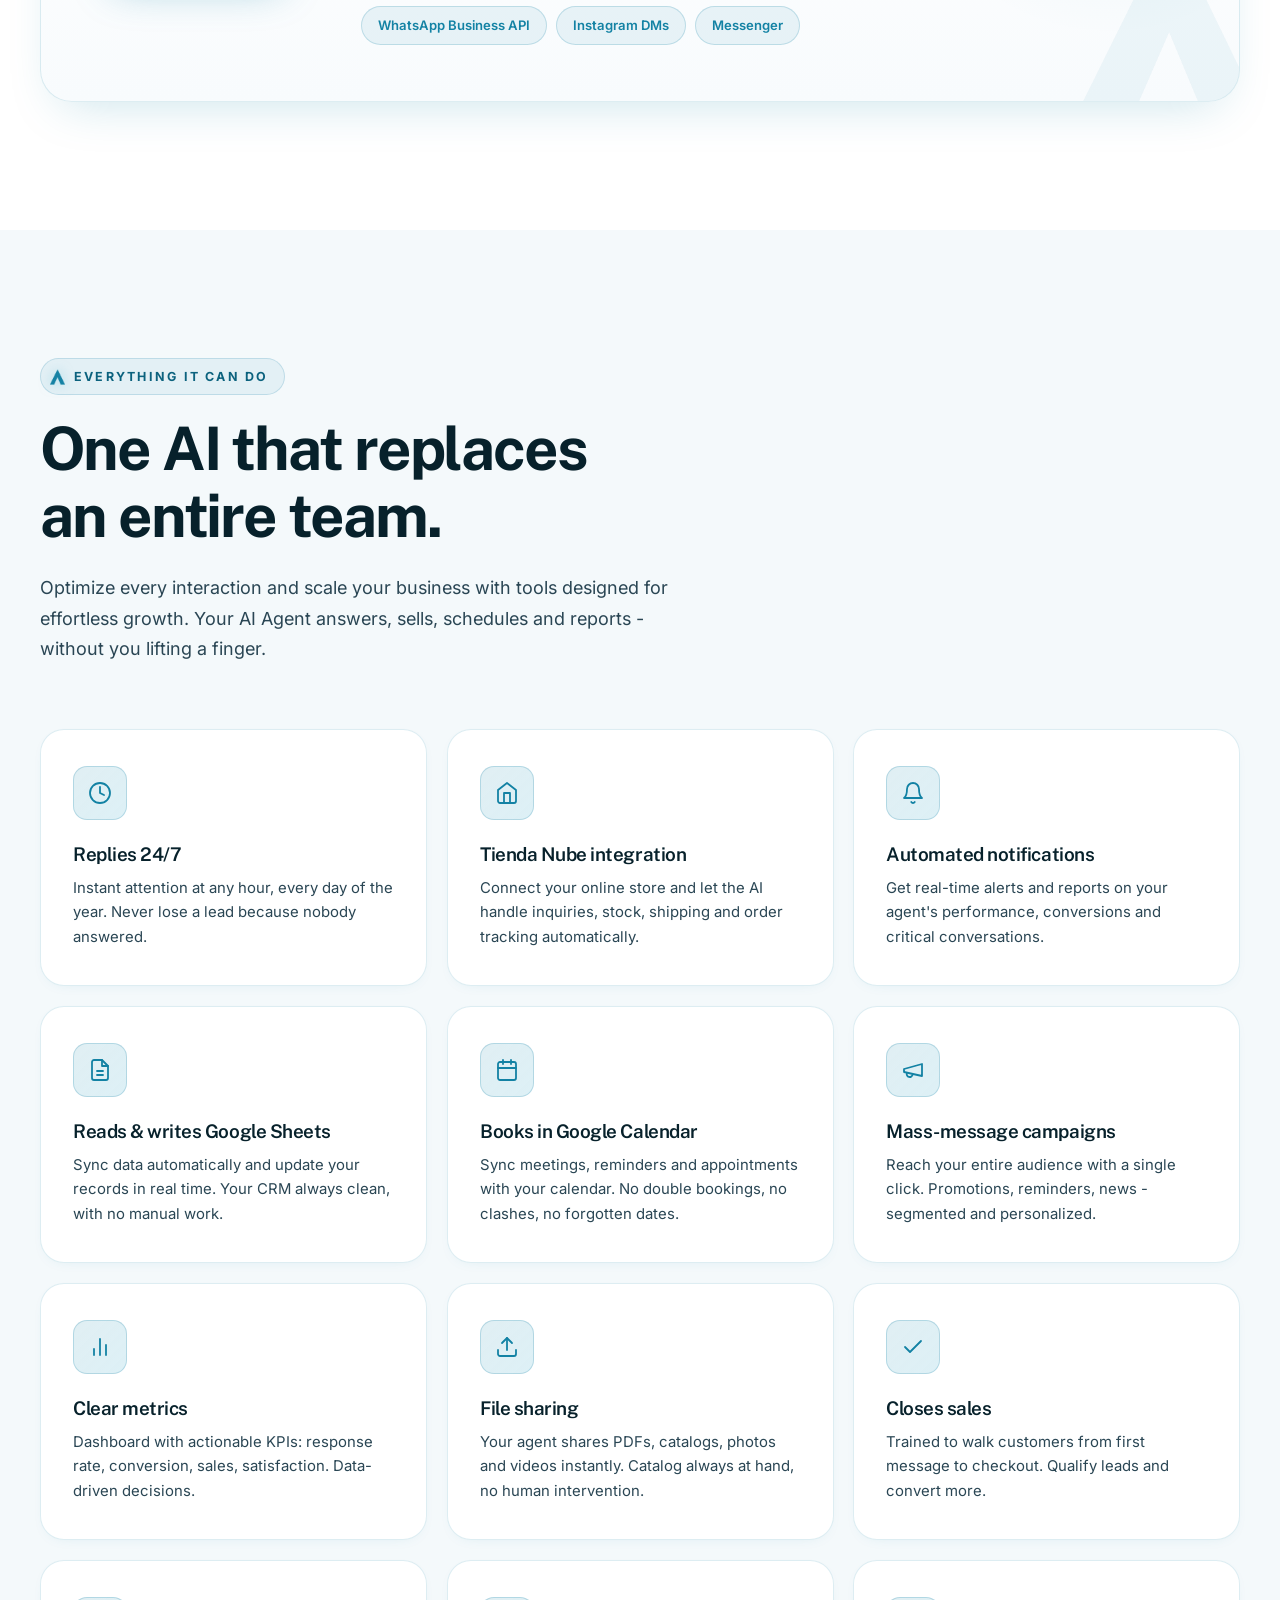
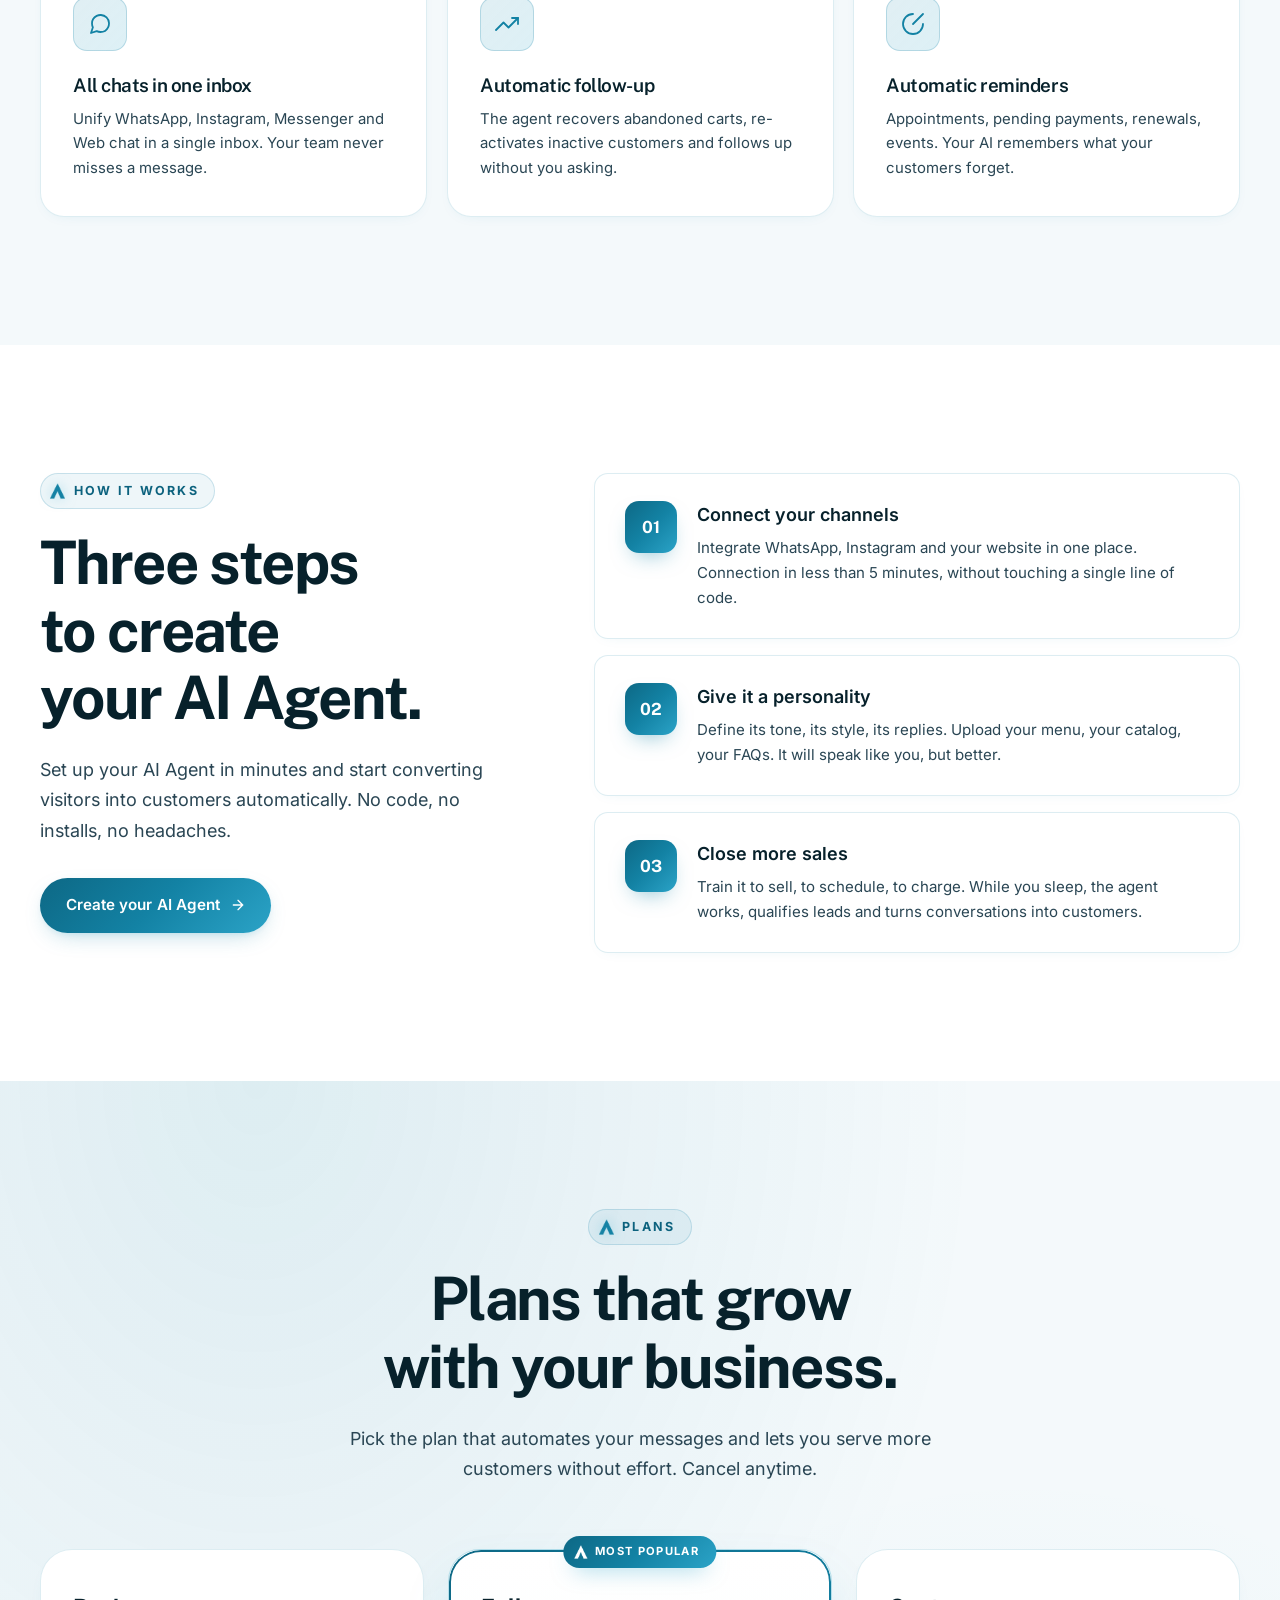
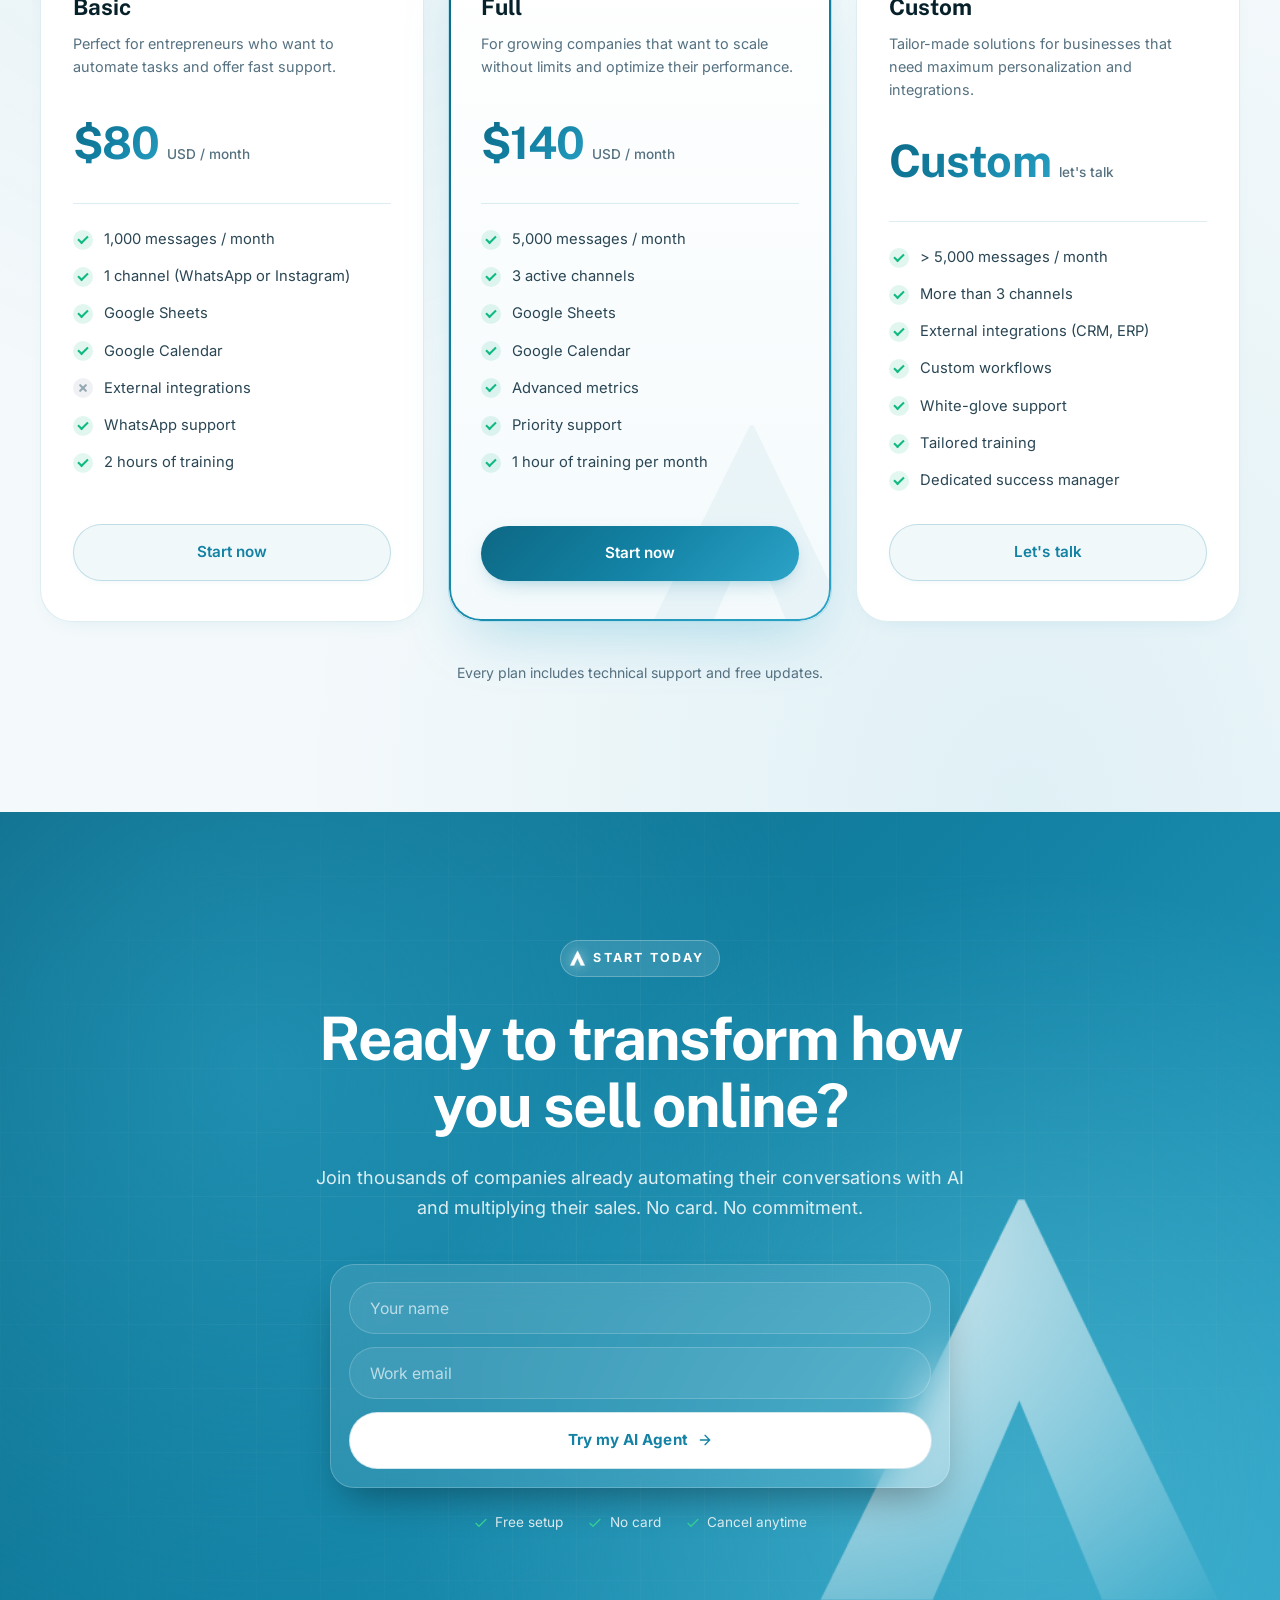
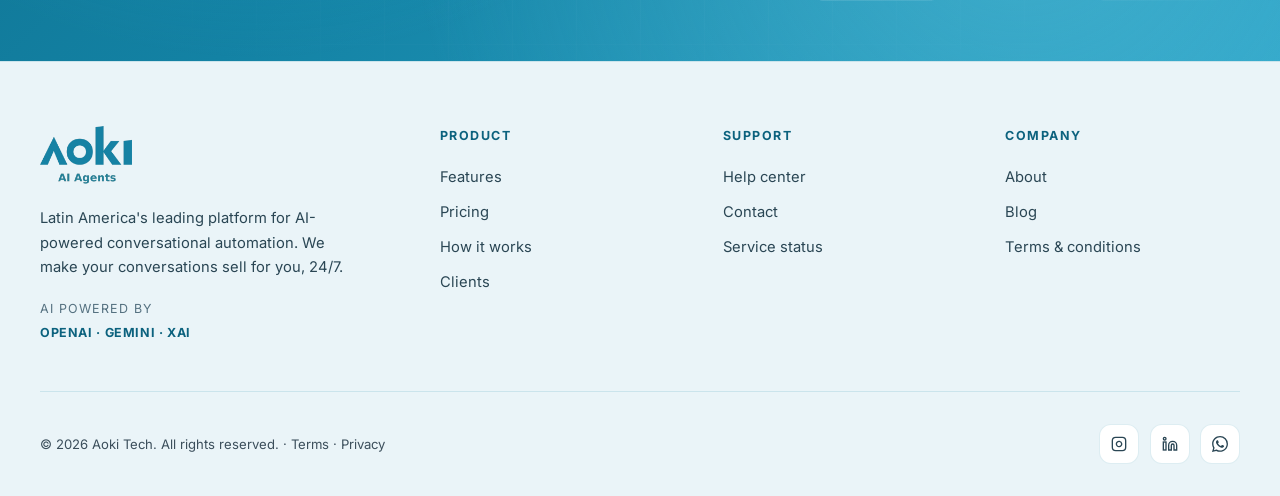
<file: en/index.html>
<!DOCTYPE html>
<html lang="en" data-lang="en">
<head>
  <meta charset="utf-8" />
  <meta name="viewport" content="width=device-width, initial-scale=1, maximum-scale=5" />
  <title>Aoki Tech | Your AI Agent that sells for you 24/7</title>
  <meta name="description" content="Aoki Tech is Latin America's leading AI conversational automation platform. Create your AI Agent in minutes and convert visitors into customers 24/7 via WhatsApp, Instagram and Messenger." />
  <meta name="theme-color" content="#1382A4" />

  <!-- Open Graph -->
  <link rel="canonical" href="https://aokitech.com.ar/en/" />
  <link rel="alternate" hreflang="es" href="https://aokitech.com.ar/" />
  <link rel="alternate" hreflang="en" href="https://aokitech.com.ar/en/" />
  <link rel="alternate" hreflang="x-default" href="https://aokitech.com.ar/" />
  <meta property="og:title" content="Aoki Tech | Your AI Agent that sells for you 24/7" />
  <meta property="og:description" content="Aoki Tech is Latin America's leading AI conversational automation platform. Create your AI Agent in minutes and convert visitors into customers 24/7 via WhatsApp, Instagram and Messenger." />
  <meta property="og:locale:alternate" content="es_AR" />
  <meta property="og:type" content="website" />
  <meta property="og:url" content="https://aokitech.com.ar/en/" />
  <meta property="og:locale" content="en_US" />
  <meta property="og:site_name" content="Aoki Tech" />
  <meta property="og:image" content="https://aokitech.com.ar/aoki-logo.webp" />
  <meta name="twitter:card" content="summary_large_image" />
  <meta name="robots" content="index, follow, max-snippet:-1, max-image-preview:large" />

  <!-- Structured data -->
  <script type="application/ld+json">
  {
    "@context": "https://schema.org",
    "@graph": [
      {
        "@type": "WebSite",
        "name": "Aoki Tech",
        "url": "https://aokitech.com.ar/",
        "description": "The leading AI conversational automation platform for LATAM."
      },
      {
        "@type": "Organization",
        "@id": "https://aokitech.com.ar/#org",
        "name": "Aoki Tech",
        "url": "https://aokitech.com.ar/",
        "logo": "https://aokitech.com.ar/aoki-logo.webp",
        "sameAs": [
          "https://www.instagram.com/ia.aoki",
          "https://www.linkedin.com/company/aoki-chatbot-ia"
        ]
      }
    ]
  }
  </script>

  <!-- Fonts (self-hosted) -->
  <link rel="preload" href="/fonts/inter-latin.woff2" as="font" type="font/woff2" crossorigin />
  <link rel="preload" href="/fonts/public-sans-latin.woff2" as="font" type="font/woff2" crossorigin />

  <link rel="stylesheet" href="/css/styles.css?v=20260413f" />
  <link rel="icon" href="/aoki-favicon.png" type="image/png" />
  <link rel="apple-touch-icon" href="/aoki-favicon.png" />

  <!-- Theme + Lang bootstrap (inlined to run before paint without a blocking request) -->
  <script>(function(){try{var t=localStorage.getItem('aoki-theme');document.documentElement.setAttribute('data-theme',t||'light');}catch(e){document.documentElement.setAttribute('data-theme','light');}try{var l=localStorage.getItem('aoki-lang');if(l==='en'||l==='es'){document.documentElement.lang=l;document.documentElement.dataset.lang=l;}}catch(e){}})();</script>
</head>
<body>

  <!-- ═══ HEADER ═══ -->
  <header class="site-header" id="site-header">
    <div class="shell header-inner">
      <a class="brand-mark" href="/" aria-label="Aoki Tech">
        <img src="/aoki-logo-en.webp" alt="Aoki Tech" width="344" height="224" fetchpriority="high" decoding="async" data-logo-swap data-logo-es="/aoki-logo.webp" data-logo-en="/aoki-logo-en.webp" />
      </a>
      <nav class="nav" id="primary-nav" aria-label="Principal">
        <a class="nav-brand" href="/" aria-label="Aoki Tech">
          <img src="/aoki-logo-en.webp" alt="Aoki Tech" width="344" height="224" loading="lazy" decoding="async" data-logo-swap data-logo-es="/aoki-logo.webp" data-logo-en="/aoki-logo-en.webp" />
        </a>
        <button class="nav-close" aria-label="Cerrar menú">
          <svg viewBox="0 0 24 24" fill="none" stroke="currentColor" stroke-width="2" stroke-linecap="round"><path d="M18 6L6 18M6 6l12 12"/></svg>
        </button>
        <a href="#clients" data-i18n="nav.clients">Clients</a>
        <a href="#steps" data-i18n="nav.steps">How it works</a>
        <a href="#pricing" data-i18n="nav.pricing">Pricing</a>
        <a class="header-login" href="#login" data-i18n="nav.login">Log in</a>
        <a class="header-secondary" href="#contact" data-i18n="nav.demo">Book a demo</a>
        <a class="header-cta" href="#contact" data-i18n="nav.cta">Create your AI Agent</a>
      </nav>
      <div class="header-actions">
        <button class="theme-toggle" id="theme-toggle" type="button" aria-label="Cambiar tema oscuro" aria-pressed="false" title="Tema">
          <svg class="theme-icon theme-icon-sun" viewBox="0 0 24 24" fill="none" stroke="currentColor" stroke-width="2.2" stroke-linecap="round" stroke-linejoin="round" aria-hidden="true">
            <circle cx="12" cy="12" r="4"/>
            <path d="M12 2v2M12 20v2M4.93 4.93l1.41 1.41M17.66 17.66l1.41 1.41M2 12h2M20 12h2M4.93 19.07l1.41-1.41M17.66 6.34l1.41-1.41"/>
          </svg>
          <svg class="theme-icon theme-icon-moon" viewBox="0 0 24 24" fill="currentColor" aria-hidden="true">
            <path d="M21 12.79A9 9 0 1 1 11.21 3 7 7 0 0 0 21 12.79z"/>
          </svg>
        </button>
        <button class="lang-toggle" id="lang-toggle" type="button" aria-label="ES / EN — Switch language" data-active="es" title="Idioma / Language">
          <span class="lang-opt" data-lang="es" aria-hidden="true">ES</span>
          <span class="lang-opt" data-lang="en" aria-hidden="true">EN</span>
        </button>
        <button class="nav-toggle" id="nav-toggle" aria-expanded="false" aria-controls="primary-nav" aria-label="Abrir menú">
          <span></span>
        </button>
      </div>
    </div>
  </header>

  <main id="main">

    <!-- ═══ HERO ═══ -->
    <section class="hero">
      <div class="hero-bg" aria-hidden="true">
        <div class="hero-grid"></div>
        <div class="hero-glow"></div>
        <div class="hero-glow-2"></div>
      </div>
      <div class="shell hero-shell">
        <div class="hero-content">
          <h1 class="hero-title" data-i18n-html="hero.title"><span class="row"><span class="word">Your <span class="accent">AI agent</span></span></span><span class="row"><span class="word">that sells</span></span><span class="row"><span class="word">for you <span class="accent-alt">24/7.</span></span></span></h1>
          <p class="hero-lede" data-i18n="hero.lede">Automate conversations on WhatsApp and Instagram, book meetings, send files and close sales while you sleep. Trained for your business in minutes, no code required.</p>
          <div class="hero-actions">
            <a class="btn btn-primary" href="#contact">
              <span data-i18n="hero.cta1">Try it Free</span>
              <svg viewBox="0 0 24 24" fill="none" stroke="currentColor" stroke-width="2" stroke-linecap="round"><path d="M5 12h14M12 5l7 7-7 7"/></svg>
            </a>
            <a class="btn btn-ghost" href="#features" data-i18n="hero.cta2">See features</a>
          </div>
          <div class="hero-stats">
            <div>
              <div class="hero-stat-num" data-count="45" data-suffix="%">+45%</div>
              <div class="hero-stat-label" data-i18n="hero.stat1Label">Hours saved</div>
            </div>
            <div>
              <div class="hero-stat-num" data-count="23" data-suffix="%">+23%</div>
              <div class="hero-stat-label" data-i18n="hero.stat2Label">More revenue</div>
            </div>
            <div>
              <div class="hero-stat-num">24/7</div>
              <div class="hero-stat-label" data-i18n="hero.stat3Label">Always on</div>
            </div>
          </div>
        </div>

        <!-- Hero visual: phone chat mockup -->
        <div class="hero-visual" id="hero-phone" aria-label="Chat IA">
          <div class="chat-tabs" role="tablist" aria-label="Plataforma de mensajería">
            <button class="chat-tab is-active" data-platform="whatsapp" role="tab" type="button" aria-selected="true">
              <svg viewBox="0 0 24 24" fill="currentColor" aria-hidden="true"><path d="M20.52 3.48A11.86 11.86 0 0 0 12.05 0C5.5 0 .14 5.34.13 11.9a11.83 11.83 0 0 0 1.6 5.96L0 24l6.3-1.66a11.9 11.9 0 0 0 5.74 1.46h.01c6.55 0 11.9-5.34 11.9-11.9a11.85 11.85 0 0 0-3.43-8.42zM12.06 21.8h-.01a9.9 9.9 0 0 1-5.04-1.38l-.36-.21-3.74.98 1-3.65-.24-.37a9.86 9.86 0 0 1-1.51-5.27c0-5.45 4.44-9.88 9.9-9.88a9.85 9.85 0 0 1 7 2.9 9.83 9.83 0 0 1 2.9 7c0 5.45-4.44 9.88-9.9 9.88zm5.42-7.4c-.3-.15-1.76-.87-2.03-.97-.27-.1-.47-.15-.67.15s-.77.97-.94 1.17c-.17.2-.35.22-.65.07a8.13 8.13 0 0 1-2.4-1.48 8.94 8.94 0 0 1-1.66-2.06c-.17-.3-.02-.46.13-.6.13-.13.3-.35.45-.52.15-.17.2-.3.3-.5.1-.2.05-.37-.02-.52-.07-.15-.67-1.62-.92-2.22-.24-.58-.49-.5-.67-.51l-.57-.01a1.1 1.1 0 0 0-.8.37 3.34 3.34 0 0 0-1.04 2.48c0 1.46 1.07 2.88 1.22 3.08.15.2 2.1 3.2 5.08 4.49.71.3 1.26.49 1.69.63.71.22 1.36.19 1.87.12.57-.09 1.76-.72 2.01-1.41.25-.7.25-1.29.17-1.41-.07-.13-.27-.2-.57-.35z"/></svg>
              <span>WhatsApp</span>
            </button>
            <button class="chat-tab" data-platform="instagram" role="tab" type="button" aria-selected="false">
              <svg viewBox="0 0 24 24" fill="none" stroke="currentColor" stroke-width="2.2" aria-hidden="true"><rect x="2" y="2" width="20" height="20" rx="5" ry="5"/><path d="M16 11.37A4 4 0 1 1 12.63 8 4 4 0 0 1 16 11.37z"/><line x1="17.5" y1="6.5" x2="17.51" y2="6.5"/></svg>
              <span>Instagram</span>
            </button>
            <button class="chat-tab" data-platform="messenger" role="tab" type="button" aria-selected="false">
              <svg viewBox="0 0 24 24" fill="currentColor" aria-hidden="true"><path d="M12 2C6.48 2 2 6.13 2 11.27c0 2.86 1.45 5.42 3.7 7.13V22l3.4-1.86c.91.25 1.87.39 2.9.39 5.52 0 10-4.13 10-9.27C22 6.13 17.52 2 12 2zm1 12.5l-2.55-2.71-4.97 2.71 5.46-5.79 2.61 2.71 4.91-2.71-5.46 5.79z"/></svg>
              <span>Messenger</span>
            </button>
          </div>
          <div class="phone-frame" data-platform="whatsapp">
            <div class="phone-notch"></div>
            <div class="phone-screen">
              <div class="chat-header">
                <div class="chat-avatar chat-avatar-photo">
                  <img src="/images/coffee-avatar.webp" alt="La Primera Café" />
                </div>
                <div>
                  <div class="chat-title">La Primera Café</div>
                  <div class="chat-status"><span class="online-dot"></span> <span class="chat-status-text">En línea · Agente IA</span></div>
                </div>
                <div class="chat-actions" aria-hidden="true">
                  <svg viewBox="0 0 24 24" fill="none" stroke="currentColor" stroke-width="2" stroke-linecap="round"><path d="M22 16.92v3a2 2 0 0 1-2.18 2 19.79 19.79 0 0 1-8.63-3.07 19.5 19.5 0 0 1-6-6 19.79 19.79 0 0 1-3.07-8.67A2 2 0 0 1 4.11 2h3a2 2 0 0 1 2 1.72c.13.96.36 1.9.7 2.81a2 2 0 0 1-.45 2.11L8.09 9.91a16 16 0 0 0 6 6l1.27-1.27a2 2 0 0 1 2.11-.45c.91.34 1.85.57 2.81.7A2 2 0 0 1 22 16.92z"/></svg>
                </div>
              </div>
              <div class="chat-body" id="chat-body"></div>
              <div class="chat-input">
                <span>Escribí un mensaje…</span>
                <button aria-label="Enviar">
                  <svg viewBox="0 0 24 24" fill="none" stroke="currentColor" stroke-width="2" stroke-linecap="round"><line x1="22" y1="2" x2="11" y2="13"/><polygon points="22 2 15 22 11 13 2 9 22 2"/></svg>
                </button>
              </div>
            </div>
          </div>
          <div class="phone-badge phone-badge-1">
            <svg viewBox="0 0 24 24" fill="none" stroke="currentColor" stroke-width="2.2" stroke-linecap="round"><path d="M22 11.08V12a10 10 0 1 1-5.93-9.14"/><polyline points="22 4 12 14.01 9 11.01"/></svg>
            <div>
              <div class="phone-badge-title" data-i18n="badge1.title">Automated replies</div>
              <div class="phone-badge-sub" data-i18n="badge1.sub">98.5% resolved by AI</div>
            </div>
          </div>
          <div class="phone-badge phone-badge-2">
            <svg viewBox="0 0 24 24" fill="none" stroke="currentColor" stroke-width="2.2" stroke-linecap="round"><path d="M13 2 3 14h9l-1 8 10-12h-9l1-8z"/></svg>
            <div>
              <div class="phone-badge-title" data-i18n="badge2.title">Reply in &lt; 2 sec</div>
              <div class="phone-badge-sub" data-i18n="badge2.sub">No queues, no waits</div>
            </div>
          </div>
        </div>
      </div>
    </section>

    <!-- ═══ CLIENTS ═══ -->
    <div class="marquee" id="clients">
      <div class="marquee-head">
        <span class="eyebrow" data-i18n="clients.heading">+300 Clients already trust us</span>
      </div>
      <div class="marquee-strip" aria-hidden="true">
        <div class="marquee-track">
          <img src="/images/sancor-salud-portada.webp" alt="Sancor Salud" width="75" height="50" loading="lazy" decoding="async" />
          <img src="/images/tiendanube-logo.webp" alt="Tienda Nube" width="67" height="50" loading="lazy" decoding="async" />
          <img src="/images/planout-logo-negro-low.png" alt="Planout" width="140" height="50" loading="lazy" decoding="async" />
          <img src="/images/hpc-logo-completo-01.webp" alt="HPC" width="83" height="50" loading="lazy" decoding="async" />
          <img src="/images/logo-color.webp" alt="" width="76" height="50" loading="lazy" decoding="async" />
          <img src="/images/logo-20eurocafe-20png-20ok.webp" alt="Eurocafé" width="140" height="50" loading="lazy" decoding="async" />
          <img src="/images/distri-20nya-20-281-29.webp" alt="Distri NYA" width="160" height="50" loading="lazy" decoding="async" />
          <img src="/images/descarga.webp" alt="" width="50" height="50" loading="lazy" decoding="async" />
          <img src="/images/descarga-20-282-29.webp" alt="" width="50" height="50" loading="lazy" decoding="async" />
          <img src="/images/168121.webp" alt="" width="50" height="50" loading="lazy" decoding="async" />
          <img src="/images/images-20-284-29.webp" alt="" width="50" height="50" loading="lazy" decoding="async" />
          <img src="/images/sancor-salud-portada.webp" alt="" width="75" height="50" loading="lazy" decoding="async" />
          <img src="/images/tiendanube-logo.webp" alt="" width="67" height="50" loading="lazy" decoding="async" />
          <img src="/images/planout-logo-negro-low.png" alt="" width="140" height="50" loading="lazy" decoding="async" />
          <img src="/images/hpc-logo-completo-01.webp" alt="" width="83" height="50" loading="lazy" decoding="async" />
          <img src="/images/logo-color.webp" alt="" width="76" height="50" loading="lazy" decoding="async" />
          <img src="/images/logo-20eurocafe-20png-20ok.webp" alt="" width="140" height="50" loading="lazy" decoding="async" />
          <img src="/images/distri-20nya-20-281-29.webp" alt="" width="160" height="50" loading="lazy" decoding="async" />
          <img src="/images/descarga.webp" alt="" width="50" height="50" loading="lazy" decoding="async" />
          <img src="/images/descarga-20-282-29.webp" alt="" width="50" height="50" loading="lazy" decoding="async" />
          <img src="/images/168121.webp" alt="" width="50" height="50" loading="lazy" decoding="async" />
          <img src="/images/images-20-284-29.webp" alt="" width="50" height="50" loading="lazy" decoding="async" />
        </div>
      </div>
    </div>

    <!-- ═══ META PARTNER ═══ -->
    <section class="partner section" id="partner">
      <div class="shell">
        <div class="partner-card reveal">
          <div class="partner-badge">
            <img src="/images/meta-business-partner.webp" alt="Meta Business Partner" width="396" height="231" loading="lazy" decoding="async" />
          </div>
          <div class="partner-text">
            <span class="eyebrow" data-i18n="partner.eyebrow">Recognized by Meta</span>
            <h2 class="title-lg" data-i18n-html="partner.title">We earned the <span class="grad-text">Meta Business Partner</span> badge</h2>
            <p data-i18n="partner.body">A milestone that validates our technology, our team and our vision. Aoki is one of the few certified WhatsApp Business partners in Latin America.</p>
            <div class="partner-pills">
              <span class="partner-pill">WhatsApp Business API</span>
              <span class="partner-pill">Instagram DMs</span>
              <span class="partner-pill">Messenger</span>
            </div>
          </div>
        </div>
      </div>
    </section>

    <!-- ═══ FEATURES ═══ -->
    <section class="caps section" id="features">
      <div class="shell">
        <div class="caps-head reveal">
          <span class="eyebrow" data-i18n="features.eyebrow">Everything it can do</span>
          <h2 class="title-xl" data-i18n-html="features.title">One AI that replaces<br>an entire team.</h2>
          <p class="lede" style="margin-top:1.5rem;" data-i18n="features.lede">Optimize every interaction and scale your business with tools designed for effortless growth. Your AI Agent answers, sells, schedules and reports - without you lifting a finger.</p>
        </div>

        <div class="caps-grid reveal-stagger">
          <article class="cap-card">
            <span class="cap-num">01</span>
            <div class="cap-icon"><svg viewBox="0 0 24 24" fill="none" stroke="currentColor" stroke-width="1.8" stroke-linecap="round" stroke-linejoin="round"><circle cx="12" cy="12" r="10"/><polyline points="12 6 12 12 16 14"/></svg></div>
            <h3 class="cap-title" data-i18n="features.f1.title">Replies 24/7</h3>
            <p class="cap-desc" data-i18n="features.f1.desc">Instant attention at any hour, every day of the year. Never lose a lead because nobody answered.</p>
          </article>

          <article class="cap-card">
            <span class="cap-num">02</span>
            <div class="cap-icon"><svg viewBox="0 0 24 24" fill="none" stroke="currentColor" stroke-width="1.8" stroke-linecap="round" stroke-linejoin="round"><path d="M3 9l9-7 9 7v11a2 2 0 0 1-2 2H5a2 2 0 0 1-2-2z"/><polyline points="9 22 9 12 15 12 15 22"/></svg></div>
            <h3 class="cap-title" data-i18n="features.f2.title">Tienda Nube integration</h3>
            <p class="cap-desc" data-i18n="features.f2.desc">Connect your online store and let the AI handle inquiries, stock, shipping and order tracking automatically.</p>
          </article>

          <article class="cap-card">
            <span class="cap-num">03</span>
            <div class="cap-icon"><svg viewBox="0 0 24 24" fill="none" stroke="currentColor" stroke-width="1.8" stroke-linecap="round" stroke-linejoin="round"><path d="M18 8A6 6 0 0 0 6 8c0 7-3 9-3 9h18s-3-2-3-9"/><path d="M13.73 21a2 2 0 0 1-3.46 0"/></svg></div>
            <h3 class="cap-title" data-i18n="features.f3.title">Automated notifications</h3>
            <p class="cap-desc" data-i18n="features.f3.desc">Get real-time alerts and reports on your agent's performance, conversions and critical conversations.</p>
          </article>

          <article class="cap-card">
            <span class="cap-num">04</span>
            <div class="cap-icon"><svg viewBox="0 0 24 24" fill="none" stroke="currentColor" stroke-width="1.8" stroke-linecap="round" stroke-linejoin="round"><path d="M14 2H6a2 2 0 0 0-2 2v16a2 2 0 0 0 2 2h12a2 2 0 0 0 2-2V8z"/><polyline points="14 2 14 8 20 8"/><line x1="9" y1="13" x2="15" y2="13"/><line x1="9" y1="17" x2="15" y2="17"/></svg></div>
            <h3 class="cap-title" data-i18n="features.f4.title">Reads &amp; writes Google Sheets</h3>
            <p class="cap-desc" data-i18n="features.f4.desc">Sync data automatically and update your records in real time. Your CRM always clean, with no manual work.</p>
          </article>

          <article class="cap-card">
            <span class="cap-num">05</span>
            <div class="cap-icon"><svg viewBox="0 0 24 24" fill="none" stroke="currentColor" stroke-width="1.8" stroke-linecap="round" stroke-linejoin="round"><rect x="3" y="4" width="18" height="18" rx="2" ry="2"/><line x1="16" y1="2" x2="16" y2="6"/><line x1="8" y1="2" x2="8" y2="6"/><line x1="3" y1="10" x2="21" y2="10"/></svg></div>
            <h3 class="cap-title" data-i18n="features.f5.title">Books in Google Calendar</h3>
            <p class="cap-desc" data-i18n="features.f5.desc">Sync meetings, reminders and appointments with your calendar. No double bookings, no clashes, no forgotten dates.</p>
          </article>

          <article class="cap-card">
            <span class="cap-num">06</span>
            <div class="cap-icon"><svg viewBox="0 0 24 24" fill="none" stroke="currentColor" stroke-width="1.8" stroke-linecap="round" stroke-linejoin="round"><path d="M3 11l18-5v12L3 14v-3z"/><path d="M11.6 16.8a3 3 0 1 1-5.8-1.6"/></svg></div>
            <h3 class="cap-title" data-i18n="features.f6.title">Mass-message campaigns</h3>
            <p class="cap-desc" data-i18n="features.f6.desc">Reach your entire audience with a single click. Promotions, reminders, news - segmented and personalized.</p>
          </article>

          <article class="cap-card">
            <span class="cap-num">07</span>
            <div class="cap-icon"><svg viewBox="0 0 24 24" fill="none" stroke="currentColor" stroke-width="1.8" stroke-linecap="round" stroke-linejoin="round"><line x1="18" y1="20" x2="18" y2="10"/><line x1="12" y1="20" x2="12" y2="4"/><line x1="6" y1="20" x2="6" y2="14"/></svg></div>
            <h3 class="cap-title" data-i18n="features.f7.title">Clear metrics</h3>
            <p class="cap-desc" data-i18n="features.f7.desc">Dashboard with actionable KPIs: response rate, conversion, sales, satisfaction. Data-driven decisions.</p>
          </article>

          <article class="cap-card">
            <span class="cap-num">08</span>
            <div class="cap-icon"><svg viewBox="0 0 24 24" fill="none" stroke="currentColor" stroke-width="1.8" stroke-linecap="round" stroke-linejoin="round"><path d="M21 15v4a2 2 0 0 1-2 2H5a2 2 0 0 1-2-2v-4"/><polyline points="17 8 12 3 7 8"/><line x1="12" y1="3" x2="12" y2="15"/></svg></div>
            <h3 class="cap-title" data-i18n="features.f8.title">File sharing</h3>
            <p class="cap-desc" data-i18n="features.f8.desc">Your agent shares PDFs, catalogs, photos and videos instantly. Catalog always at hand, no human intervention.</p>
          </article>

          <article class="cap-card">
            <span class="cap-num">09</span>
            <div class="cap-icon"><svg viewBox="0 0 24 24" fill="none" stroke="currentColor" stroke-width="1.8" stroke-linecap="round" stroke-linejoin="round"><polyline points="20 6 9 17 4 12"/></svg></div>
            <h3 class="cap-title" data-i18n="features.f9.title">Closes sales</h3>
            <p class="cap-desc" data-i18n="features.f9.desc">Trained to walk customers from first message to checkout. Qualify leads and convert more.</p>
          </article>

          <article class="cap-card">
            <span class="cap-num">10</span>
            <div class="cap-icon"><svg viewBox="0 0 24 24" fill="none" stroke="currentColor" stroke-width="1.8" stroke-linecap="round" stroke-linejoin="round"><path d="M21 11.5a8.38 8.38 0 0 1-.9 3.8 8.5 8.5 0 0 1-7.6 4.7 8.38 8.38 0 0 1-3.8-.9L3 21l1.9-5.7a8.38 8.38 0 0 1-.9-3.8 8.5 8.5 0 0 1 4.7-7.6 8.38 8.38 0 0 1 3.8-.9h.5a8.48 8.48 0 0 1 8 8v.5z"/></svg></div>
            <h3 class="cap-title" data-i18n="features.f10.title">All chats in one inbox</h3>
            <p class="cap-desc" data-i18n="features.f10.desc">Unify WhatsApp, Instagram, Messenger and Web chat in a single inbox. Your team never misses a message.</p>
          </article>

          <article class="cap-card">
            <span class="cap-num">11</span>
            <div class="cap-icon"><svg viewBox="0 0 24 24" fill="none" stroke="currentColor" stroke-width="1.8" stroke-linecap="round" stroke-linejoin="round"><path d="M23 6l-9.5 9.5-5-5L1 18"/><polyline points="17 6 23 6 23 12"/></svg></div>
            <h3 class="cap-title" data-i18n="features.f11.title">Automatic follow-up</h3>
            <p class="cap-desc" data-i18n="features.f11.desc">The agent recovers abandoned carts, re-activates inactive customers and follows up without you asking.</p>
          </article>

          <article class="cap-card">
            <span class="cap-num">12</span>
            <div class="cap-icon"><svg viewBox="0 0 24 24" fill="none" stroke="currentColor" stroke-width="1.8" stroke-linecap="round" stroke-linejoin="round"><path d="M12 2a10 10 0 1 0 10 10"/><path d="M22 2 12 12"/></svg></div>
            <h3 class="cap-title" data-i18n="features.f12.title">Automatic reminders</h3>
            <p class="cap-desc" data-i18n="features.f12.desc">Appointments, pending payments, renewals, events. Your AI remembers what your customers forget.</p>
          </article>
        </div>
      </div>
    </section>

    <!-- ═══ STEPS ═══ -->
    <section class="process section" id="steps">
      <div class="shell">
        <div class="process-grid">
          <div class="reveal">
            <span class="eyebrow" data-i18n="steps.eyebrow">How it works</span>
            <h2 class="title-xl" data-i18n-html="steps.title">Three steps<br>to create<br>your AI Agent.</h2>
            <p class="lede" style="margin-top:1.5rem;" data-i18n="steps.lede">Set up your AI Agent in minutes and start converting visitors into customers automatically. No code, no installs, no headaches.</p>
            <a class="btn btn-primary" href="#contact" style="margin-top:2rem;">
              <span data-i18n="steps.cta">Create your AI Agent</span>
              <svg viewBox="0 0 24 24" fill="none" stroke="currentColor" stroke-width="2" stroke-linecap="round"><path d="M5 12h14M12 5l7 7-7 7"/></svg>
            </a>
          </div>

          <div class="process-steps reveal-stagger">
            <div class="process-step">
              <div class="process-step-num">01</div>
              <div>
                <div class="process-step-title" data-i18n="steps.s1.title">Connect your channels</div>
                <div class="process-step-desc" data-i18n="steps.s1.desc">Integrate WhatsApp, Instagram and your website in one place. Connection in less than 5 minutes, without touching a single line of code.</div>
              </div>
            </div>
            <div class="process-step">
              <div class="process-step-num">02</div>
              <div>
                <div class="process-step-title" data-i18n="steps.s2.title">Give it a personality</div>
                <div class="process-step-desc" data-i18n="steps.s2.desc">Define its tone, its style, its replies. Upload your menu, your catalog, your FAQs. It will speak like you, but better.</div>
              </div>
            </div>
            <div class="process-step">
              <div class="process-step-num">03</div>
              <div>
                <div class="process-step-title" data-i18n="steps.s3.title">Close more sales</div>
                <div class="process-step-desc" data-i18n="steps.s3.desc">Train it to sell, to schedule, to charge. While you sleep, the agent works, qualifies leads and turns conversations into customers.</div>
              </div>
            </div>
          </div>
        </div>
      </div>
    </section>

    <!-- ═══ PRICING ═══ -->
    <section class="pricing section" id="pricing">
      <div class="pricing-bg" aria-hidden="true"></div>
      <div class="shell">
        <div class="pricing-head reveal">
          <span class="eyebrow" style="justify-content:center;" data-i18n="pricing.eyebrow">Plans</span>
          <h2 class="title-xl" data-i18n-html="pricing.title">Plans that grow<br>with your business.</h2>
          <p class="lede" style="margin: 1.5rem auto 0;" data-i18n="pricing.lede">Pick the plan that automates your messages and lets you serve more customers without effort. Cancel anytime.</p>
        </div>

        <div class="pricing-grid reveal-stagger">

          <article class="plan">
            <div class="plan-head">
              <div class="plan-name" data-i18n="pricing.basic.name">Basic</div>
              <div class="plan-desc" data-i18n="pricing.basic.desc">Perfect for entrepreneurs who want to automate tasks and offer fast support.</div>
              <div class="plan-price">
                <span class="plan-price-num">$80</span>
                <span class="plan-price-unit" data-i18n="pricing.basic.unit">USD / month</span>
              </div>
            </div>
            <ul class="plan-features">
              <li><span class="check"></span> <span data-i18n="pricing.basic.f1">1,000 messages / month</span></li>
              <li><span class="check"></span> <span data-i18n="pricing.basic.f2">1 channel (WhatsApp or Instagram)</span></li>
              <li><span class="check"></span> <span data-i18n="pricing.basic.f3">Google Sheets</span></li>
              <li><span class="check"></span> <span data-i18n="pricing.basic.f4">Google Calendar</span></li>
              <li><span class="cross"></span> <span data-i18n="pricing.basic.f5">External integrations</span></li>
              <li><span class="check"></span> <span data-i18n="pricing.basic.f6">WhatsApp support</span></li>
              <li><span class="check"></span> <span data-i18n="pricing.basic.f7">2 hours of training</span></li>
            </ul>
            <a href="#contact" class="btn btn-ghost plan-cta" data-i18n="pricing.basic.cta">Start now</a>
          </article>

          <article class="plan plan-popular">
            <div class="plan-watermark" aria-hidden="true"></div>
            <div class="plan-tag" data-i18n="pricing.full.tag">Most popular</div>
            <div class="plan-head">
              <div class="plan-name" data-i18n="pricing.full.name">Full</div>
              <div class="plan-desc" data-i18n="pricing.full.desc">For growing companies that want to scale without limits and optimize their performance.</div>
              <div class="plan-price">
                <span class="plan-price-num">$140</span>
                <span class="plan-price-unit" data-i18n="pricing.full.unit">USD / month</span>
              </div>
            </div>
            <ul class="plan-features">
              <li><span class="check"></span> <span data-i18n="pricing.full.f1">5,000 messages / month</span></li>
              <li><span class="check"></span> <span data-i18n="pricing.full.f2">3 active channels</span></li>
              <li><span class="check"></span> <span data-i18n="pricing.full.f3">Google Sheets</span></li>
              <li><span class="check"></span> <span data-i18n="pricing.full.f4">Google Calendar</span></li>
              <li><span class="check"></span> <span data-i18n="pricing.full.f5">Advanced metrics</span></li>
              <li><span class="check"></span> <span data-i18n="pricing.full.f6">Priority support</span></li>
              <li><span class="check"></span> <span data-i18n="pricing.full.f7">1 hour of training per month</span></li>
            </ul>
            <a href="#contact" class="btn btn-primary plan-cta" data-i18n="pricing.full.cta">Start now</a>
          </article>

          <article class="plan">
            <div class="plan-head">
              <div class="plan-name" data-i18n="pricing.custom.name">Custom</div>
              <div class="plan-desc" data-i18n="pricing.custom.desc">Tailor-made solutions for businesses that need maximum personalization and integrations.</div>
              <div class="plan-price">
                <span class="plan-price-num" data-i18n="pricing.custom.priceNum">Custom</span>
                <span class="plan-price-unit" data-i18n="pricing.custom.unit">let's talk</span>
              </div>
            </div>
            <ul class="plan-features">
              <li><span class="check"></span> <span data-i18n="pricing.custom.f1">&gt; 5,000 messages / month</span></li>
              <li><span class="check"></span> <span data-i18n="pricing.custom.f2">More than 3 channels</span></li>
              <li><span class="check"></span> <span data-i18n="pricing.custom.f3">External integrations (CRM, ERP)</span></li>
              <li><span class="check"></span> <span data-i18n="pricing.custom.f4">Custom workflows</span></li>
              <li><span class="check"></span> <span data-i18n="pricing.custom.f5">White-glove support</span></li>
              <li><span class="check"></span> <span data-i18n="pricing.custom.f6">Tailored training</span></li>
              <li><span class="check"></span> <span data-i18n="pricing.custom.f7">Dedicated success manager</span></li>
            </ul>
            <a href="#contact" class="btn btn-ghost plan-cta" data-i18n="pricing.custom.cta">Let's talk</a>
          </article>

        </div>
        <p class="pricing-note" data-i18n="pricing.note">Every plan includes technical support and free updates.</p>
      </div>
    </section>

    <!-- ═══ CTA ═══ -->
    <section class="cta-band section" id="contact">
      <div class="cta-bg" aria-hidden="true"></div>
      <div class="shell cta-shell">
        <div class="cta-content reveal">
          <span class="eyebrow eyebrow-light" data-i18n="cta.eyebrow">Start today</span>
          <h2 class="title-xl" data-i18n-html="cta.title">Ready to transform how<br>you sell online?</h2>
          <p class="lede" data-i18n="cta.lede">Join thousands of companies already automating their conversations with AI and multiplying their sales. No card. No commitment.</p>
          <form class="cta-form" id="cta-form" data-mail="hola@aokitech.com.ar" novalidate>
            <div class="cta-form-row">
              <input type="text" name="name" placeholder="Your name" required data-i18n-placeholder="cta.namePh" />
              <input type="email" name="email" placeholder="Work email" required data-i18n-placeholder="cta.emailPh" />
              <button type="submit" class="btn btn-light">
                <span data-i18n="cta.btn">Try my AI Agent</span>
                <svg viewBox="0 0 24 24" fill="none" stroke="currentColor" stroke-width="2" stroke-linecap="round"><path d="M5 12h14M12 5l7 7-7 7"/></svg>
              </button>
            </div>
            <div class="cta-form-foot">
              <span><svg viewBox="0 0 24 24" fill="none" stroke="currentColor" stroke-width="2"><polyline points="20 6 9 17 4 12"/></svg> <span data-i18n="cta.f1">Free setup</span></span>
              <span><svg viewBox="0 0 24 24" fill="none" stroke="currentColor" stroke-width="2"><polyline points="20 6 9 17 4 12"/></svg> <span data-i18n="cta.f2">No card</span></span>
              <span><svg viewBox="0 0 24 24" fill="none" stroke="currentColor" stroke-width="2"><polyline points="20 6 9 17 4 12"/></svg> <span data-i18n="cta.f3">Cancel anytime</span></span>
            </div>
          </form>
        </div>
      </div>
    </section>

  </main>

  <!-- ═══ FOOTER ═══ -->
  <footer class="site-footer">
    <div class="shell">
      <div class="footer-grid">
        <div class="footer-brand">
          <span class="footer-logo">
            <img src="/aoki-logo-en.webp" alt="Aoki Tech" width="344" height="224" loading="lazy" decoding="async" data-logo-swap data-logo-es="/aoki-logo.webp" data-logo-en="/aoki-logo-en.webp" />
          </span>
          <p data-i18n="footer.tagline">Latin America's leading platform for AI-powered conversational automation. We make your conversations sell for you, 24/7.</p>
          <div class="footer-providers">
            <span data-i18n="footer.providersLabel">AI powered by</span>
            <strong>OpenAI · Gemini · xAI</strong>
          </div>
        </div>

        <div>
          <div class="footer-heading" data-i18n="footer.product">Product</div>
          <div class="footer-links">
            <a href="#features" data-i18n="footer.p1">Features</a>
            <a href="#pricing" data-i18n="footer.p2">Pricing</a>
            <a href="#steps" data-i18n="footer.p3">How it works</a>
            <a href="#clients" data-i18n="footer.p4">Clients</a>
          </div>
        </div>

        <div>
          <div class="footer-heading" data-i18n="footer.support">Support</div>
          <div class="footer-links">
            <a href="#contact" data-i18n="footer.s1">Help center</a>
            <a href="#contact" data-i18n="footer.s2">Contact</a>
            <a href="#" data-i18n="footer.s3">Service status</a>
          </div>
        </div>

        <div>
          <div class="footer-heading" data-i18n="footer.company">Company</div>
          <div class="footer-links">
            <a href="#partner" data-i18n="footer.c1">About</a>
            <a href="#" data-i18n="footer.c2">Blog</a>
            <a href="#" data-i18n="footer.c3">Terms &amp; conditions</a>
          </div>
        </div>
      </div>

      <div class="footer-bottom">
        <p class="footer-legal" data-i18n-html="footer.legal">© <span id="year"></span> Aoki Tech. All rights reserved. · Terms · Privacy</p>
        <div class="footer-social">
          <a href="https://www.instagram.com/ia.aoki" target="_blank" rel="noopener" aria-label="Instagram">
            <svg viewBox="0 0 24 24" fill="none" stroke="currentColor" stroke-width="2"><rect x="2" y="2" width="20" height="20" rx="5" ry="5"/><path d="M16 11.37A4 4 0 1 1 12.63 8 4 4 0 0 1 16 11.37z"/><line x1="17.5" y1="6.5" x2="17.51" y2="6.5"/></svg>
          </a>
          <a href="#" target="_blank" rel="noopener" aria-label="LinkedIn">
            <svg viewBox="0 0 24 24" fill="none" stroke="currentColor" stroke-width="2"><path d="M16 8a6 6 0 0 1 6 6v7h-4v-7a2 2 0 0 0-4 0v7h-4v-7a6 6 0 0 1 6-6z"/><rect x="2" y="9" width="4" height="12"/><circle cx="4" cy="4" r="2"/></svg>
          </a>
          <a href="https://wa.me/5491100000000" target="_blank" rel="noopener" aria-label="WhatsApp">
            <svg viewBox="0 0 24 24" fill="currentColor"><path d="M20.52 3.48A11.86 11.86 0 0 0 12.05 0C5.5 0 .14 5.34.13 11.9a11.83 11.83 0 0 0 1.6 5.96L0 24l6.3-1.66a11.9 11.9 0 0 0 5.74 1.46h.01c6.55 0 11.9-5.34 11.9-11.9a11.85 11.85 0 0 0-3.43-8.42zM12.06 21.8h-.01a9.9 9.9 0 0 1-5.04-1.38l-.36-.21-3.74.98 1-3.65-.24-.37a9.86 9.86 0 0 1-1.51-5.27c0-5.45 4.44-9.88 9.9-9.88a9.85 9.85 0 0 1 7 2.9 9.83 9.83 0 0 1 2.9 7c0 5.45-4.44 9.88-9.9 9.88zm5.42-7.4c-.3-.15-1.76-.87-2.03-.97-.27-.1-.47-.15-.67.15s-.77.97-.94 1.17c-.17.2-.35.22-.65.07a8.13 8.13 0 0 1-2.4-1.48 8.94 8.94 0 0 1-1.66-2.06c-.17-.3-.02-.46.13-.6.13-.13.3-.35.45-.52.15-.17.2-.3.3-.5.1-.2.05-.37-.02-.52-.07-.15-.67-1.62-.92-2.22-.24-.58-.49-.5-.67-.51l-.57-.01a1.1 1.1 0 0 0-.8.37 3.34 3.34 0 0 0-1.04 2.48c0 1.46 1.07 2.88 1.22 3.08.15.2 2.1 3.2 5.08 4.49.71.3 1.26.49 1.69.63.71.22 1.36.19 1.87.12.57-.09 1.76-.72 2.01-1.41.25-.7.25-1.29.17-1.41-.07-.13-.27-.2-.57-.35z"/></svg>
          </a>
        </div>
      </div>
    </div>
  </footer>

  <!-- Floating WhatsApp button -->
  <a class="float-wa" href="https://wa.me/5491100000000" target="_blank" rel="noopener" aria-label="WhatsApp">
    <svg viewBox="0 0 24 24" fill="currentColor"><path d="M20.52 3.48A11.86 11.86 0 0 0 12.05 0C5.5 0 .14 5.34.13 11.9a11.83 11.83 0 0 0 1.6 5.96L0 24l6.3-1.66a11.9 11.9 0 0 0 5.74 1.46h.01c6.55 0 11.9-5.34 11.9-11.9a11.85 11.85 0 0 0-3.43-8.42zM12.06 21.8h-.01a9.9 9.9 0 0 1-5.04-1.38l-.36-.21-3.74.98 1-3.65-.24-.37a9.86 9.86 0 0 1-1.51-5.27c0-5.45 4.44-9.88 9.9-9.88a9.85 9.85 0 0 1 7 2.9 9.83 9.83 0 0 1 2.9 7c0 5.45-4.44 9.88-9.9 9.88zm5.42-7.4c-.3-.15-1.76-.87-2.03-.97-.27-.1-.47-.15-.67.15s-.77.97-.94 1.17c-.17.2-.35.22-.65.07a8.13 8.13 0 0 1-2.4-1.48 8.94 8.94 0 0 1-1.66-2.06c-.17-.3-.02-.46.13-.6.13-.13.3-.35.45-.52.15-.17.2-.3.3-.5.1-.2.05-.37-.02-.52-.07-.15-.67-1.62-.92-2.22-.24-.58-.49-.5-.67-.51l-.57-.01a1.1 1.1 0 0 0-.8.37 3.34 3.34 0 0 0-1.04 2.48c0 1.46 1.07 2.88 1.22 3.08.15.2 2.1 3.2 5.08 4.49.71.3 1.26.49 1.69.63.71.22 1.36.19 1.87.12.57-.09 1.76-.72 2.01-1.41.25-.7.25-1.29.17-1.41-.07-.13-.27-.2-.57-.35z"/></svg>
  </a>

  <script src="/js/main.js?v=20260413f"></script>
</body>
</html>
</file>
<file: css/styles.css>
/* ============================================================
   Aoki Tech — Homepage Styles
   Conversational AI platform — premium B2B
   ============================================================ */

/* ============= FONTS (self-hosted, latin + latin-ext subsets) ============= */
@font-face {
  font-family: 'Inter';
  font-style: normal;
  font-weight: 400 700;
  font-display: swap;
  src: url('../fonts/inter-latin.woff2') format('woff2');
  unicode-range: U+0000-00FF, U+0131, U+0152-0153, U+02BB-02BC, U+02C6, U+02DA, U+02DC, U+0304, U+0308, U+0329, U+2000-206F, U+20AC, U+2122, U+2191, U+2193, U+2212, U+2215, U+FEFF, U+FFFD;
}
@font-face {
  font-family: 'Inter';
  font-style: normal;
  font-weight: 400 700;
  font-display: swap;
  src: url('../fonts/inter-latin-ext.woff2') format('woff2');
  unicode-range: U+0100-02BA, U+02BD-02C5, U+02C7-02CC, U+02CE-02D7, U+02DD-02FF, U+0304, U+0308, U+0329, U+1D00-1DBF, U+1E00-1E9F, U+1EF2-1EFF, U+2020, U+20A0-20AB, U+20AD-20C0, U+2113, U+2C60-2C7F, U+A720-A7FF;
}
@font-face {
  font-family: 'Public Sans';
  font-style: normal;
  font-weight: 500 900;
  font-display: swap;
  src: url('../fonts/public-sans-latin.woff2') format('woff2');
  unicode-range: U+0000-00FF, U+0131, U+0152-0153, U+02BB-02BC, U+02C6, U+02DA, U+02DC, U+0304, U+0308, U+0329, U+2000-206F, U+20AC, U+2122, U+2191, U+2193, U+2212, U+2215, U+FEFF, U+FFFD;
}
@font-face {
  font-family: 'Public Sans';
  font-style: normal;
  font-weight: 500 900;
  font-display: swap;
  src: url('../fonts/public-sans-latin-ext.woff2') format('woff2');
  unicode-range: U+0100-02BA, U+02BD-02C5, U+02C7-02CC, U+02CE-02D7, U+02DD-02FF, U+0304, U+0308, U+0329, U+1D00-1DBF, U+1E00-1E9F, U+1EF2-1EFF, U+2020, U+20A0-20AB, U+20AD-20C0, U+2113, U+2C60-2C7F, U+A720-A7FF;
}

/* ============= TOKENS ============= */
:root {
  /* Brand — teal */
  --brand: #1382A4;
  --brand-deep: #0A4D63;
  --brand-bright: #2BA3C7;
  --brand-glow: #5FC4DC;
  /* Accessible text variant of --brand: meets WCAG AA on tinted/light backgrounds */
  --brand-text: #0C627E;
  --accent: #0D6885;
  --accent-bright: #1B9EC0;
  --accent-soft: #B3E0EC;
  --ice: #D4ECF3;
  --ice-soft: #EAF6FA;
  --success: #10B981;

  /* Surfaces — light */
  --bg-deep: #FFFFFF;
  --bg-page: #F4F9FB;
  --bg-elev: #FFFFFF;
  --bg-card: #FFFFFF;
  --bg-tint: #EAF4F8;
  --bg-line: #D5E6EC;

  /* Text — dark on light */
  --text: #07212B;
  --text-soft: #2A4654;
  --text-mid: #557180;
  --text-faint: #94A8B2;

  /* Borders */
  --border: rgba(19, 130, 164, 0.14);
  --border-soft: rgba(19, 130, 164, 0.07);
  --border-strong: rgba(19, 130, 164, 0.26);

  /* Effects */
  --grad-cool: linear-gradient(135deg, #0A4D63 0%, #1382A4 50%, #5FC4DC 100%);
  --grad-violet: linear-gradient(135deg, #0A4D63 0%, #1382A4 50%, #2BA3C7 100%);
  --grad-mix: linear-gradient(135deg, #0D6885 0%, #1382A4 50%, #2BA3C7 100%);
  --grad-deep: linear-gradient(180deg, #FFFFFF 0%, #F4F9FB 60%, #EAF4F8 100%);
  --grad-card: linear-gradient(180deg, #FFFFFF 0%, #F8FBFD 100%);
  --shadow-card: 0 20px 50px -22px rgba(19, 130, 164, 0.25);
  --shadow-deep: 0 40px 90px -30px rgba(19, 130, 164, 0.32);

  /* Layout */
  --shell: 1280px;
  --gutter: clamp(1.25rem, 4vw, 2.5rem);
  --radius-sm: 8px;
  --radius: 14px;
  --radius-lg: 24px;
  --radius-xl: 32px;
  --ease: cubic-bezier(0.2, 0.7, 0.2, 1);
}

/* ============= DARK THEME ============= */
[data-theme="dark"] {
  --brand: #2BA3C7;
  --brand-deep: #0A4D63;
  --brand-bright: #5FC4DC;
  --brand-glow: #8DD7E8;
  --brand-text: #8DD7E8;
  --accent: #5FC4DC;
  --accent-bright: #8DD7E8;

  --bg-deep: #04141B;
  --bg-page: #061B25;
  --bg-elev: #0A2A38;
  --bg-card: #0E3445;
  --bg-tint: #082431;
  --bg-line: #14465A;

  --text: #E4F2F7;
  /* Dark-mode secondary text was too grey against dark surfaces — every
     "small text" in the site (pricing features, plan descriptions, card
     descriptions, step descriptions, footer links, etc.) pulls from these
     variables, so bumping them here brightens the whole site at once
     without touching individual rules. Light mode stays untouched. */
  --text-soft: #DCEAF0;
  --text-mid: #BACCD6;
  --text-faint: #89A0AC;

  --border: rgba(95, 196, 220, 0.14);
  --border-soft: rgba(95, 196, 220, 0.07);
  --border-strong: rgba(95, 196, 220, 0.28);

  --grad-cool: linear-gradient(135deg, #0A4D63 0%, #2BA3C7 50%, #5FC4DC 100%);
  --grad-violet: linear-gradient(135deg, #0A4D63 0%, #1382A4 50%, #2BA3C7 100%);
  --grad-mix: linear-gradient(135deg, #1382A4 0%, #2BA3C7 50%, #5FC4DC 100%);
  --grad-deep: linear-gradient(180deg, #04141B 0%, #061B25 60%, #082431 100%);
  --grad-card: linear-gradient(180deg, rgba(14, 52, 69, 0.92) 0%, rgba(10, 42, 56, 0.95) 100%);
  --shadow-card: 0 20px 60px -20px rgba(19, 130, 164, 0.45);
  --shadow-deep: 0 40px 100px -30px rgba(0, 0, 0, 0.75);
}

html, body { transition: background 0.5s var(--ease), color 0.5s var(--ease); }

/* ============= RESET ============= */
*, *::before, *::after { box-sizing: border-box; }
html { scroll-behavior: smooth; -webkit-text-size-adjust: 100%; }
body {
  margin: 0;
  font-family: "Inter", -apple-system, BlinkMacSystemFont, "Segoe UI", Roboto, sans-serif;
  font-size: 16px;
  line-height: 1.6;
  color: var(--text);
  background: var(--bg-deep);
  -webkit-font-smoothing: antialiased;
  overflow-x: hidden;
}
img, svg { display: block; max-width: 100%; }
button { font: inherit; cursor: pointer; border: none; background: none; color: inherit; }
a { color: inherit; text-decoration: none; }
h1, h2, h3, h4 { margin: 0; font-family: "Public Sans", "Inter", sans-serif; font-weight: 700; line-height: 1.12; letter-spacing: -0.025em; color: var(--text); }
p { margin: 0; }

/* ============= UTILITY ============= */
.shell {
  width: 100%;
  max-width: var(--shell);
  margin: 0 auto;
  padding: 0 var(--gutter);
}
.section { padding: clamp(5rem, 10vw, 8rem) 0; position: relative; }

.eyebrow {
  display: inline-flex;
  align-items: center;
  gap: 0.5rem;
  font-size: 0.78rem;
  font-weight: 700;
  letter-spacing: 0.18em;
  text-transform: uppercase;
  color: var(--brand-text);
  margin-bottom: 1.25rem;
  padding: 0.45rem 0.95rem 0.45rem 0.55rem;
  background: rgba(19, 130, 164, 0.07);
  border: 1px solid rgba(19, 130, 164, 0.18);
  border-radius: 999px;
}
@media (max-width: 768px) {
  .eyebrow {
    font-size: 0.72rem;
  }
}
.eyebrow::before {
  content: "";
  width: 16px;
  height: 16px;
  background-image: url("../aoki-favicon.png");
  background-size: contain;
  background-repeat: no-repeat;
  background-position: center;
  flex-shrink: 0;
  filter: drop-shadow(0 0 6px rgba(95, 196, 220, 0.5));
}
.eyebrow-light {
  color: #FFFFFF;
  background: rgba(255, 255, 255, 0.12);
  border-color: rgba(255, 255, 255, 0.25);
}
.eyebrow-light::before {
  filter: brightness(0) invert(1) drop-shadow(0 0 6px rgba(255, 255, 255, 0.6));
}
.title-xl {
  font-size: clamp(2.25rem, 5vw, 3.75rem);
  font-weight: 700;
  letter-spacing: -0.035em;
  color: var(--text);
}
.title-lg {
  font-size: clamp(1.6rem, 3vw, 2.4rem);
  color: var(--text);
}
.lede {
  font-size: clamp(1.05rem, 1.4vw, 1.18rem);
  color: var(--text-soft);
  line-height: 1.7;
  max-width: 60ch;
}
.grad-text {
  background: var(--grad-mix);
  -webkit-background-clip: text;
  background-clip: text;
  color: transparent;
}

/* ============= BUTTONS ============= */
.btn {
  display: inline-flex;
  align-items: center;
  justify-content: center;
  gap: 0.6rem;
  padding: 0.95rem 1.6rem;
  border-radius: 999px;
  font-size: 0.95rem;
  font-weight: 600;
  letter-spacing: 0.005em;
  transition:
    transform 0.55s cubic-bezier(0.5, 0, 0.1, 1),
    box-shadow 0.55s cubic-bezier(0.5, 0, 0.1, 1),
    background 0.5s cubic-bezier(0.5, 0, 0.1, 1),
    color 0.5s cubic-bezier(0.5, 0, 0.1, 1),
    border-color 0.5s cubic-bezier(0.5, 0, 0.1, 1);
  white-space: nowrap;
  cursor: pointer;
  will-change: transform;
}
.btn svg {
  width: 16px;
  height: 16px;
  transition: transform 0.55s cubic-bezier(0.5, 0, 0.1, 1);
}
.btn:hover svg { transform: translateX(5px); }

.btn-primary {
  background: var(--grad-mix);
  color: #FFFFFF;
  box-shadow: 0 8px 24px -10px rgba(19, 130, 164, 0.4), 0 2px 8px -4px rgba(43, 163, 199, 0.22);
}
.btn-primary:hover {
  transform: translateY(-2px);
  box-shadow:
    0 28px 50px -16px rgba(19, 130, 164, 0.55),
    0 12px 24px -10px rgba(43, 163, 199, 0.4);
}
.btn-ghost {
  background: rgba(19, 130, 164, 0.06);
  color: var(--brand);
  border: 1px solid rgba(19, 130, 164, 0.22);
  backdrop-filter: blur(10px);
  box-shadow: 0 2px 8px -4px rgba(19, 130, 164, 0.12);
}
.btn-ghost:hover {
  background: rgba(19, 130, 164, 0.12);
  border-color: rgba(19, 130, 164, 0.5);
  transform: translateY(-2px);
  box-shadow: 0 20px 36px -16px rgba(19, 130, 164, 0.42);
}
.btn-light {
  padding: 1rem 2.25rem;
  border-radius: 999px;
  background: #FFFFFF;
  color: #1382A4;
  font-weight: 700;
  border: 1px solid rgba(19, 130, 164, 0.2);
  transition: transform 0.4s var(--ease), box-shadow 0.4s var(--ease), background 0.4s var(--ease);
}
.btn-light:hover {
  background: #FFFFFF;
  transform: translateY(-2px);
  box-shadow: 0 4px 12px rgba(19, 130, 164, 0.15);
}

/* ============= HEADER ============= */
.site-header {
  position: fixed;
  top: 0; left: 0; right: 0;
  z-index: 100;
  padding: 1.25rem 0;
  background: #FFFFFF;
  border-bottom: 1px solid var(--border-soft);
  transition:
    background 0.45s var(--ease),
    box-shadow 0.45s var(--ease),
    border-color 0.45s var(--ease),
    border-radius 0.8s cubic-bezier(0.65, 0, 0.35, 1),
    top 0.8s cubic-bezier(0.65, 0, 0.35, 1),
    left 0.8s cubic-bezier(0.65, 0, 0.35, 1),
    right 0.8s cubic-bezier(0.65, 0, 0.35, 1),
    padding 0.8s cubic-bezier(0.65, 0, 0.35, 1);
}
.site-header.is-scrolled {
  background: rgba(255, 255, 255, 0.85);
  backdrop-filter: blur(24px) saturate(160%);
  -webkit-backdrop-filter: blur(24px) saturate(160%);
  box-shadow: 0 18px 50px -22px rgba(19, 130, 164, 0.32), 0 4px 16px -8px rgba(19, 130, 164, 0.14);
  border-bottom-color: transparent;
  border: 1px solid var(--border);
  border-radius: 999px;
  top: 12px;
  left: 4%;
  right: 4%;
  padding: 0.85rem 0;
}
.site-header.is-nav-open,
.site-header.is-scrolled.is-nav-open,
.site-header.is-nav-closing,
.site-header.is-scrolled.is-nav-closing {
  backdrop-filter: none !important;
  -webkit-backdrop-filter: none !important;
}

@media (max-width: 1024px) {
  .site-header.is-scrolled {
    background: rgba(255, 255, 255, 0.82);
    backdrop-filter: blur(28px) saturate(180%);
    -webkit-backdrop-filter: blur(28px) saturate(180%);
  }
  [data-theme="dark"] .site-header.is-scrolled {
    background: rgba(6, 9, 18, 0.72);
  }
  /* The desktop pill-morph timing (0.8s) feels sluggish on mobile where
     viewports are smaller and scroll gestures are quick. Shorten every
     geometry transition on the header + logo to a snappier 0.55s so the
     scroll state settles faster without losing the glide. */
  .site-header {
    transition:
      background 0.35s var(--ease),
      box-shadow 0.35s var(--ease),
      border-color 0.35s var(--ease),
      border-radius 0.55s cubic-bezier(0.65, 0, 0.35, 1),
      top 0.55s cubic-bezier(0.65, 0, 0.35, 1),
      left 0.55s cubic-bezier(0.65, 0, 0.35, 1),
      right 0.55s cubic-bezier(0.65, 0, 0.35, 1),
      padding 0.55s cubic-bezier(0.65, 0, 0.35, 1);
  }
  .brand-mark {
    transition:
      height 0.55s cubic-bezier(0.65, 0, 0.35, 1),
      transform 0.4s var(--ease);
  }
  .brand-mark img {
    transition:
      transform 0.55s cubic-bezier(0.65, 0, 0.35, 1),
      filter 0.4s var(--ease);
  }
}
.header-inner {
  display: flex;
  align-items: center;
  justify-content: space-between;
  gap: 1.25rem;
}
.header-actions {
  display: flex;
  align-items: center;
  gap: 0.85rem;
  z-index: 102;
  flex-shrink: 0;
}
.brand-mark {
  display: inline-flex;
  align-items: center;
  position: relative;
  z-index: 102;
  height: 56px;
  overflow: visible;
  transform-origin: left center;
  transition: height 0.8s cubic-bezier(0.65, 0, 0.35, 1), transform 0.6s var(--ease);
}
.brand-mark img {
  display: block;
  height: 56px;
  width: auto;
  max-width: none;
  transform-origin: left center;
  will-change: transform;
  filter: drop-shadow(0 0 18px rgba(19, 130, 164, 0.32));
  transition: transform 0.8s cubic-bezier(0.65, 0, 0.35, 1), filter 0.5s var(--ease);
}
.is-scrolled .brand-mark { height: 44px; }
.is-scrolled .brand-mark img { transform: scale(0.7857); } /* 44 / 56 */
@media (max-width: 720px) {
  .brand-mark { height: 46px; }
  .brand-mark img { height: 46px; }
  .is-scrolled .brand-mark { height: 38px; }
  .is-scrolled .brand-mark img { transform: scale(0.8261); } /* 38 / 46 */
}
.brand-mark:hover { transform: scale(1.04); }
.brand-mark:hover img { filter: brightness(1.05) drop-shadow(0 0 22px rgba(19, 130, 164, 0.42)); }

.nav {
  display: flex;
  flex-wrap: nowrap;
  align-items: center;
  justify-content: flex-end;
  gap: 0.55rem;
  flex: 1 1 auto;
  min-width: 0;
}
.nav > a {
  font-size: 0.9rem;
  font-weight: 500;
  color: var(--text);
  position: relative;
  padding: 0.5rem 0.15rem;
  transition: color 0.3s var(--ease);
  white-space: nowrap;
}
.nav > a:not(.btn):not(.header-login)::after {
  content: "";
  position: absolute;
  left: 0; right: 0; bottom: 0;
  height: 2px;
  background: var(--brand);
  border-radius: 2px;
  transform: scaleX(0);
  transform-origin: right center;
  transition: transform 0.45s cubic-bezier(0.65, 0.05, 0.36, 1);
}
.nav > a:not(.btn):not(.header-login):hover::after {
  transform: scaleX(1);
  transform-origin: left center;
}
.nav > a:not(.btn):not(.header-login):not(.header-secondary):not(.header-cta):hover { color: var(--brand); }

/* All three nav pill buttons share the same structure & animation */
.nav .header-login,
.nav .header-secondary,
.nav .header-cta {
  display: inline-flex;
  align-items: center;
  justify-content: center;
  margin-left: 0.35rem;
  padding: 0.65rem 1.15rem !important;
  font-size: 0.85rem !important;
  font-weight: 600;
  border: 1px solid var(--border-strong);
  border-radius: 999px;
  white-space: nowrap;
  /* Hover "lift" props stay on the slower curve so the button feels
     weighty, but surface props (background/color/border) run on the
     same 0.3s var(--ease) that the rest of the site uses for theme
     swaps — otherwise the pill lags behind everything else when you
     toggle dark mode. */
  transition:
    transform 0.55s cubic-bezier(0.5, 0, 0.1, 1),
    box-shadow 0.55s cubic-bezier(0.5, 0, 0.1, 1),
    background 0.3s var(--ease),
    color 0.3s var(--ease),
    border-color 0.3s var(--ease);
  will-change: transform;
}
.nav .header-login::after,
.nav .header-secondary::after,
.nav .header-cta::after { display: none; }

.nav .header-login {
  color: var(--text);
  background: #FFFFFF;
  box-shadow: 0 2px 8px -4px rgba(19, 130, 164, 0.18);
}
.nav .header-login:hover {
  color: var(--brand);
  background: #FFFFFF;
  border-color: rgba(19, 130, 164, 0.5);
  transform: translateY(-2px);
  box-shadow: 0 16px 28px -14px rgba(19, 130, 164, 0.4);
}

.nav .header-secondary {
  color: var(--brand-text);
  background: rgba(19, 130, 164, 0.06);
  border-color: rgba(19, 130, 164, 0.22);
  box-shadow: 0 2px 8px -4px rgba(19, 130, 164, 0.18);
}
.nav .header-secondary:hover {
  color: var(--brand-text);
  background: rgba(19, 130, 164, 0.12);
  border-color: rgba(19, 130, 164, 0.5);
  transform: translateY(-2px);
  box-shadow: 0 16px 28px -14px rgba(19, 130, 164, 0.4);
}

.nav .header-cta {
  color: #FFFFFF;
  background: var(--grad-mix);
  border-color: transparent;
  box-shadow: 0 8px 22px -10px rgba(19, 130, 164, 0.5);
}
.nav .header-cta:hover {
  color: #e6f7ff;
  border-color: transparent;
  transform: translateY(-2px);
  box-shadow: 0 22px 38px -14px rgba(19, 130, 164, 0.55);
}
.nav .header-secondary {
  padding: 0.6rem 1.05rem !important;
  font-size: 0.85rem !important;
}
@media (max-width: 1240px) {
  .nav { gap: 0.45rem; }
  .nav > a { font-size: 0.84rem; }
  .nav .header-login,
  .nav .header-secondary,
  .nav .header-cta {
    padding: 0.55rem 0.95rem !important;
    font-size: 0.8rem !important;
  }
}
@media (max-width: 1100px) {
  .nav { gap: 0.35rem; }
  .nav > a:not(.header-login):not(.header-secondary):not(.header-cta) { font-size: 0.8rem; }
  .nav .header-login,
  .nav .header-secondary,
  .nav .header-cta {
    padding: 0.5rem 0.85rem !important;
    font-size: 0.78rem !important;
  }
}

.nav-toggle {
  display: none;
  width: 44px; height: 44px;
  align-items: center;
  justify-content: center;
  z-index: 102;
}
.nav-toggle span {
  display: block;
  width: 24px;
  height: 1.8px;
  background: var(--text);
  position: relative;
  transition: transform 0.4s var(--ease), opacity 0.3s var(--ease);
}
.nav-toggle span::before,
.nav-toggle span::after {
  content: "";
  position: absolute;
  left: 0;
  width: 24px;
  height: 1.8px;
  background: var(--text);
  transition: transform 0.4s var(--ease);
}
.nav-toggle span::before { top: -7px; }
.nav-toggle span::after { top: 7px; }
.nav-toggle.is-open span { background: transparent; }
.nav-toggle.is-open span::before { transform: translateY(7px) rotate(45deg); }
.nav-toggle.is-open span::after { transform: translateY(-7px) rotate(-45deg); }

/* Logo shown inside the mobile drawer (hidden on desktop) */
.nav-brand { display: none; }

@media (max-width: 1024px) {
  .nav-toggle { display: inline-flex; }
  .nav {
    position: fixed;
    inset: 0;
    background: #FFFFFF;
    flex-direction: column;
    align-items: center;
    justify-content: center;
    gap: 1.25rem;
    padding: 6rem var(--gutter) 4rem;
    transform: translateX(100%);
    opacity: 0;
    pointer-events: none;
    transition: transform 0.5s var(--ease), opacity 0.5s var(--ease);
    z-index: 200; /* above .site-header (100) and the floating WA button (90) */
    overflow-y: auto;
    -webkit-overflow-scrolling: touch;
  }
  .nav.is-open { 
    transform: translateX(0); 
    opacity: 1;
    pointer-events: auto;
    transition: transform 0.5s var(--ease), opacity 0.5s var(--ease);
  }

  .nav > .nav-brand {
    display: inline-flex;
    align-items: center;
    position: absolute;
    top: 2rem;
    left: 50%;
    transform: translateX(-50%);
    padding: 0;
    z-index: 10;
  }
  .nav > .nav-brand img {
    display: block;
    height: 60px;
    width: auto;
    filter: drop-shadow(0 0 20px rgba(19, 130, 164, 0.32));
  }

  .nav-close {
    display: none;
  }
  @media (max-width: 1024px) {
    .nav-close {
      display: flex;
      position: absolute;
      top: 1.5rem;
      right: 1.5rem;
      width: 44px;
      height: 44px;
      align-items: center;
      justify-content: center;
      background: rgba(19, 130, 164, 0.08);
      border: none;
      border-radius: 50%;
      color: var(--text);
      cursor: pointer;
      transition: background 0.3s ease, transform 0.3s ease;
      z-index: 10;
    }
    .nav-close:hover {
      background: rgba(19, 130, 164, 0.15);
      transform: scale(1.05);
    }
    .nav-close svg {
      width: 24px;
      height: 24px;
    }
    [data-theme="dark"] .nav-close {
      color: #FFF;
      background: rgba(255, 255, 255, 0.1);
    }
    [data-theme="dark"] .nav-close:hover {
      background: rgba(255, 255, 255, 0.15);
    }
  }

  /* Plain text links (Cómo funciona, Clientes, Precios) */
  .nav > a:not(.header-login):not(.header-secondary):not(.header-cta) {
    font-size: 1.1rem !important;
    color: var(--text);
    padding: 0.4rem 1rem;
    width: auto;
  }

  /* All three pill buttons get reset to large mobile-friendly sizing */
  .nav .header-login,
  .nav .header-secondary,
  .nav .header-cta {
    margin-left: 0 !important;
    padding: 1rem 2.25rem !important;
    font-size: 1.05rem !important;
    min-width: 260px;
    text-align: center;
    justify-content: center;
  }
  .nav .header-login { margin-top: 0.75rem; }
  /* Add a visible outline to the white "Iniciar sesión" so it stands out on the white drawer */
  .nav .header-login { border: 1.5px solid rgba(19, 130, 164, 0.45); }

  [data-theme="dark"] .nav .header-login {
    background: rgba(15, 22, 43, 0.8);
    border-color: rgba(141, 215, 232, 0.4);
  }
}

/* ============= HERO ============= */
.hero {
  position: relative;
  padding: clamp(6.5rem, 11vw, 8.5rem) 0 clamp(4rem, 8vw, 6rem);
  background: var(--grad-deep);
  overflow: hidden;
  isolation: isolate;
}
@media (max-width: 1024px) {
  .hero {
    padding-top: 8.5rem;
  }
}
.hero-bg {
  position: absolute;
  inset: 0;
  z-index: -1;
  overflow: hidden;
}
.hero-grid {
  position: absolute;
  inset: 0;
  background-image:
    linear-gradient(rgba(19, 130, 164, 0.06) 1px, transparent 1px),
    linear-gradient(90deg, rgba(19, 130, 164, 0.06) 1px, transparent 1px);
  background-size: 64px 64px;
  mask-image: radial-gradient(ellipse 80% 60% at 50% 40%, #000 30%, transparent 75%);
  -webkit-mask-image: radial-gradient(ellipse 80% 60% at 50% 40%, #000 30%, transparent 75%);
}
.hero-glow {
  position: absolute;
  width: 800px;
  height: 800px;
  border-radius: 50%;
  background: radial-gradient(circle, rgba(19, 130, 164, 0.22) 0%, rgba(19, 130, 164, 0) 60%);
  top: -200px;
  right: -200px;
  filter: blur(40px);
  animation: float 18s ease-in-out infinite;
}
.hero-glow-2 {
  position: absolute;
  width: 600px;
  height: 600px;
  border-radius: 50%;
  background: radial-gradient(circle, rgba(43, 163, 199, 0.22) 0%, rgba(43, 163, 199, 0) 60%);
  bottom: -150px;
  left: -150px;
  filter: blur(40px);
  animation: float 22s ease-in-out infinite reverse;
}
@keyframes float {
  0%, 100% { transform: translate(0, 0) scale(1); }
  50% { transform: translate(40px, 30px) scale(1.05); }
}

.hero-shell {
  position: relative;
  display: grid;
  grid-template-columns: 1.2fr 1fr;
  gap: clamp(2rem, 6vw, 5rem);
  align-items: center;
}
@media (max-width: 960px) {
  .hero-shell { grid-template-columns: 1fr; }
}

.hero-title {
  font-size: clamp(2.5rem, 6vw, 5rem);
  font-weight: 700;
  letter-spacing: -0.04em;
  line-height: 0.88;
  margin-bottom: 1.75rem;
  color: var(--text);
}
.hero-title .row {
  display: block;
  overflow: hidden;
  padding-bottom: 0.2em;
  margin-bottom: -0.2em;
}
.hero-title .word {
  display: inline-block;
  transform: translateY(110%);
  opacity: 0;
  animation: rise 1s var(--ease) forwards;
  padding-bottom: 0.05em;
}
.hero-title .row:nth-child(1) .word { animation-delay: 0.05s; }
.hero-title .row:nth-child(2) .word { animation-delay: 0.18s; }
.hero-title .row:nth-child(3) .word { animation-delay: 0.31s; }
@keyframes rise {
  to { transform: translateY(0); opacity: 1; }
}
.hero-title .accent,
.hero-title .accent-alt {
  display: inline-block;
  padding-bottom: 0.08em;
  -webkit-background-clip: text;
  background-clip: text;
  color: transparent;
  filter: drop-shadow(0 2px 6px rgba(19, 130, 164, 0.18));
}
[data-theme="dark"] .hero-title .accent,
[data-theme="dark"] .hero-title .accent-alt {
  filter: drop-shadow(0 0 14px rgba(122, 241, 255, 0.28));
}
.hero-title .accent {
  background-image: linear-gradient(110deg, #0A4D63 0%, #1382A4 28%, #2BA3C7 50%, #1382A4 72%, #0A4D63 100%);
}
.hero-title .accent-alt {
  background-image: linear-gradient(110deg, #083E52 0%, #0D6885 30%, #1E9DC2 52%, #0D6885 74%, #083E52 100%);
}
[data-theme="dark"] .hero-title .accent {
  background-image: linear-gradient(110deg, #1E9DC2 0%, #4FD5E8 28%, #8FF1FF 50%, #4FD5E8 72%, #1E9DC2 100%);
}
[data-theme="dark"] .hero-title .accent-alt {
  background-image: linear-gradient(110deg, #1382A4 0%, #3FC3DB 30%, #7AEBFF 52%, #3FC3DB 74%, #1382A4 100%);
}
.hero-lede {
  font-size: clamp(1.05rem, 1.4vw, 1.18rem);
  color: var(--text-soft);
  max-width: 52ch;
  line-height: 1.7;
  margin-bottom: 2.2rem;
  opacity: 0;
  animation: fade-in 1s var(--ease) 0.55s forwards;
}
@keyframes fade-in {
  to { opacity: 1; }
}
.hero-actions {
  display: flex;
  flex-wrap: wrap;
  gap: 0.9rem;
  opacity: 0;
  animation: fade-in 1s var(--ease) 0.7s forwards;
}
.hero-stats {
  display: flex;
  gap: clamp(1.5rem, 4vw, 3rem);
  margin-top: 3.5rem;
  padding-top: 2.25rem;
  border-top: 1px solid var(--border);
  opacity: 0;
  animation: fade-in 1s var(--ease) 0.85s forwards;
}
.hero-stat-num {
  font-family: "Public Sans", sans-serif;
  font-size: clamp(1.8rem, 3vw, 2.4rem);
  font-weight: 700;
  background: var(--grad-mix);
  -webkit-background-clip: text;
  background-clip: text;
  color: transparent;
  letter-spacing: -0.02em;
}
.hero-stat-label {
  font-size: 0.78rem;
  color: var(--text-mid);
  text-transform: uppercase;
  letter-spacing: 0.1em;
  margin-top: 0.35rem;
  font-weight: 500;
}

/* ============= HERO PHONE ============= */
.hero-visual {
  position: relative;
  align-self: stretch;
  display: flex;
  flex-direction: column;
  align-items: center;
  justify-content: center;
  gap: 1.75rem;
  min-height: 720px;
  opacity: 0;
  animation: fade-in 1.2s var(--ease) 0.4s forwards;
  perspective: 1600px;
}

/* ============= CHAT PLATFORM TABS ============= */
.chat-tabs {
  display: inline-flex;
  align-items: center;
  gap: 0.25rem;
  padding: 6px;
  background: #FFFFFF;
  border: 1px solid var(--border);
  border-radius: 999px;
  box-shadow:
    0 16px 40px -16px rgba(19, 130, 164, 0.28),
    0 4px 14px -6px rgba(19, 130, 164, 0.15);
  z-index: 5;
}
.chat-tab {
  display: inline-flex;
  align-items: center;
  gap: 0.45rem;
  padding: 0.6rem 1rem;
  border: none;
  background: transparent;
  font-family: "Inter", sans-serif;
  font-size: 0.78rem;
  font-weight: 600;
  color: var(--text-mid);
  border-radius: 999px;
  cursor: pointer;
  white-space: nowrap;
  transition:
    background 0.7s cubic-bezier(0.32, 0.72, 0, 1),
    color 0.7s cubic-bezier(0.32, 0.72, 0, 1),
    box-shadow 0.7s cubic-bezier(0.32, 0.72, 0, 1),
    transform 0.6s cubic-bezier(0.32, 0.72, 0, 1);
}
.chat-tab svg { width: 16px; height: 16px; flex-shrink: 0; }
.chat-tab:hover:not(.is-active) {
  color: var(--text);
  background: rgba(19, 130, 164, 0.06);
}
.chat-tab.is-active { color: #FFFFFF; }
.chat-tab[data-platform="whatsapp"].is-active {
  background: linear-gradient(135deg, #075E54 0%, #25D366 100%);
  box-shadow: 0 8px 18px -6px rgba(37, 211, 102, 0.55);
}
.chat-tab[data-platform="instagram"].is-active {
  background: linear-gradient(135deg, #833AB4 0%, #FD1D1D 50%, #FCB045 100%);
  box-shadow: 0 8px 18px -6px rgba(253, 29, 29, 0.5);
}
.chat-tab[data-platform="messenger"].is-active {
  background: linear-gradient(135deg, #0099FF 0%, #A033FF 100%);
  box-shadow: 0 8px 18px -6px rgba(0, 153, 255, 0.55);
}
@media (max-width: 480px) {
  .chat-tab span { display: none; }
  .chat-tab { padding: 0.6rem 0.85rem; }
}

[data-theme="dark"] .chat-tabs {
  background: rgba(14, 52, 69, 0.85);
  border-color: rgba(95, 196, 220, 0.25);
  box-shadow:
    0 16px 40px -16px rgba(0, 0, 0, 0.6),
    0 4px 14px -6px rgba(0, 0, 0, 0.4);
}
[data-theme="dark"] .chat-tab { color: var(--text); }
[data-theme="dark"] .chat-tab svg { opacity: 0.95; }
[data-theme="dark"] .chat-tab:hover:not(.is-active) {
  color: var(--brand-bright);
  background: rgba(95, 196, 220, 0.12);
}
[data-theme="dark"] .chat-tab.is-active { color: #FFFFFF; }
.phone-frame {
  position: relative;
  width: 320px;
  max-width: 100%;
  aspect-ratio: 9 / 19;
  background: linear-gradient(180deg, #0F162B 0%, #1A2444 100%);
  border-radius: 44px;
  padding: 14px;
  box-shadow:
    var(--shadow-deep),
    0 0 0 2px rgba(255, 255, 255, 0.06),
    inset 0 1px 0 rgba(255, 255, 255, 0.18);
  transform: rotateX(var(--ry, 0deg)) rotateY(var(--rx, 0deg));
  transition: transform 0.8s cubic-bezier(0.2, 0.8, 0.2, 1), box-shadow 0.6s var(--ease);
  will-change: transform;
}
.phone-frame.is-tilting {
  transition: transform 0.18s linear, box-shadow 0.6s var(--ease);
}

/* ===== PLATFORM PALETTES ===== */
.phone-frame[data-platform="whatsapp"] {
  --p-header-bg: linear-gradient(180deg, #075E54 0%, #128C7E 100%);
  --p-header-color: #FFFFFF;
  --p-status-color: rgba(220, 248, 198, 0.95);
  --p-body-bg: #ECE5DD;
  --p-in-bg: #FFFFFF;
  --p-in-color: #1A2342;
  --p-out-bg: #DCF8C6;
  --p-out-color: #0F1F2E;
  --p-out-shadow: 0 2px 8px -3px rgba(15, 23, 42, 0.18);
  --p-send-bg: #25D366;
  --p-send-shadow: 0 6px 14px -4px rgba(37, 211, 102, 0.55);
}
.phone-frame[data-platform="instagram"] {
  --p-header-bg: #000000;
  --p-header-color: #FFFFFF;
  --p-status-color: #A8A8A8;
  --p-header-border: 1px solid #262626;
  --p-body-bg: #000000;
  --p-in-bg: #262626;
  --p-in-color: #FFFFFF;
  --p-out-bg: linear-gradient(135deg, #833AB4 0%, #FD1D1D 50%, #FCB045 100%);
  --p-out-color: #FFFFFF;
  --p-out-shadow: 0 6px 18px -6px rgba(253, 29, 29, 0.55);
  --p-send-bg: linear-gradient(135deg, #833AB4 0%, #FD1D1D 50%, #FCB045 100%);
  --p-send-shadow: 0 6px 14px -4px rgba(253, 29, 29, 0.55);
  --p-input-bg: #000000;
  --p-input-border: 1px solid #262626;
  --p-input-pill-bg: #1C1C1C;
  --p-input-pill-color: #A8A8A8;
}
.phone-frame[data-platform="messenger"] {
  --p-header-bg: #FFFFFF;
  --p-header-color: #050505;
  --p-status-color: #65676B;
  --p-header-border: 1px solid #E4E6EB;
  --p-body-bg: #FFFFFF;
  --p-in-bg: #F0F0F0;
  --p-in-color: #050505;
  --p-out-bg: linear-gradient(135deg, #0099FF 0%, #A033FF 100%);
  --p-out-color: #FFFFFF;
  --p-out-shadow: 0 6px 16px -6px rgba(0, 132, 255, 0.5);
  --p-send-bg: linear-gradient(135deg, #0099FF 0%, #A033FF 100%);
  --p-send-shadow: 0 6px 14px -4px rgba(0, 132, 255, 0.55);
}
.phone-notch {
  position: absolute;
  top: 14px;
  left: 50%;
  transform: translateX(-50%);
  width: 110px;
  height: 22px;
  background: #0F162B;
  border-radius: 0 0 16px 16px;
  z-index: 3;
}
.phone-screen {
  position: relative;
  width: 100%;
  height: 100%;
  background: linear-gradient(180deg, #EEF2FB 0%, #FFFFFF 100%);
  border-radius: 32px;
  overflow: hidden;
  display: flex;
  flex-direction: column;
}
.chat-header {
  display: flex;
  align-items: center;
  gap: 0.7rem;
  padding: 2.5rem 1rem 0.85rem;
  background: var(--p-header-bg, var(--grad-mix));
  color: var(--p-header-color, #FFFFFF);
  border-bottom: var(--p-header-border, none);
  transition: background 0.6s ease, color 0.6s ease, border-color 0.6s ease;
}
.chat-avatar {
  width: 38px;
  height: 38px;
  border-radius: 50%;
  background: #FFFFFF;
  display: flex;
  align-items: center;
  justify-content: center;
  flex-shrink: 0;
  border: 1.5px solid rgba(255, 255, 255, 0.5);
  box-shadow: 0 4px 10px -3px rgba(0, 0, 0, 0.25);
  padding: 6px;
  overflow: hidden;
}
.chat-avatar img { width: 100%; height: 100%; object-fit: contain; display: block; }
.chat-avatar-photo { padding: 0; }
.chat-avatar-photo img { object-fit: cover; }
.chat-title {
  font-size: 0.92rem;
  font-weight: 700;
  color: var(--p-header-color, #fff);
  font-family: "Inter", sans-serif;
  transition: color 0.6s ease;
}
.chat-status {
  font-size: 0.7rem;
  color: var(--p-status-color, rgba(255, 255, 255, 0.85));
  display: inline-flex;
  align-items: center;
  gap: 0.35rem;
  margin-top: 1px;
  transition: color 0.6s ease;
}
.online-dot {
  width: 7px;
  height: 7px;
  border-radius: 50%;
  background: #34D399;
  box-shadow: 0 0 0 2px rgba(255, 255, 255, 0.35);
}
.chat-actions {
  margin-left: auto;
  opacity: 0.85;
}
.chat-actions svg { width: 18px; height: 18px; color: var(--p-header-color, #fff); transition: color 0.6s ease; }
.chat-body {
  flex: 1;
  padding: 1rem 0.85rem;
  display: flex;
  flex-direction: column;
  gap: 0.55rem;
  overflow: hidden;
  background: var(--p-body-bg,
    radial-gradient(circle at 20% 20%, rgba(19, 130, 164, 0.04), transparent 50%) #F4F6FB);
  transition: background 0.6s ease;
}
.bubble {
  max-width: 78%;
  padding: 0.6rem 0.85rem;
  border-radius: 16px;
  font-size: 0.78rem;
  line-height: 1.45;
  position: relative;
  opacity: 0;
  transform: translateY(8px);
  animation: bubble-in 0.6s var(--ease) forwards;
  word-wrap: break-word;
}
.bubble.in {
  align-self: flex-start;
  background: var(--p-in-bg, #FFFFFF);
  color: var(--p-in-color, #1A2342);
  border-bottom-left-radius: 4px;
  box-shadow: 0 2px 8px -2px rgba(15, 23, 42, 0.12);
  transition: background 0.6s ease, color 0.6s ease;
}
.bubble.out {
  align-self: flex-end;
  background: var(--p-out-bg, var(--grad-mix));
  color: var(--p-out-color, #FFFFFF);
  border-bottom-right-radius: 4px;
  box-shadow: var(--p-out-shadow, 0 4px 14px -4px rgba(19, 130, 164, 0.45));
  transition: background 0.6s ease, color 0.6s ease, box-shadow 0.6s ease;
}
.bubble.file {
  display: flex;
  align-items: center;
  gap: 0.6rem;
  padding: 0.7rem 0.9rem;
}
.bubble.file svg { width: 22px; height: 22px; color: #FFFFFF; flex-shrink: 0; }
.bubble.file .file-name { font-size: 0.78rem; font-weight: 600; }
.bubble.file .file-meta { font-size: 0.66rem; opacity: 0.8; margin-top: 1px; }
.bubble.typing {
  display: inline-flex;
  gap: 4px;
  padding: 0.7rem 0.95rem;
}
.bubble.typing span {
  width: 6px;
  height: 6px;
  border-radius: 50%;
  background: #94A0B8;
  animation: typing 1.2s ease-in-out infinite;
}
.bubble.typing span:nth-child(2) { animation-delay: 0.2s; }
.bubble.typing span:nth-child(3) { animation-delay: 0.4s; }
@keyframes typing {
  0%, 60%, 100% { opacity: 0.3; transform: translateY(0); }
  30% { opacity: 1; transform: translateY(-3px); }
}
.bubble[data-delay="0"] { animation-delay: 0.6s; }
.bubble[data-delay="1"] { animation-delay: 1.1s; }
.bubble[data-delay="2"] { animation-delay: 1.6s; }
.bubble[data-delay="3"] { animation-delay: 2.2s; }
.bubble[data-delay="4"] { animation-delay: 2.7s; }
.bubble[data-delay="5"] { animation-delay: 3.4s; }
@keyframes bubble-in {
  to { opacity: 1; transform: translateY(0); }
}
.chat-input {
  display: flex;
  align-items: center;
  gap: 0.5rem;
  padding: 0.7rem 0.85rem 1.1rem;
  background: var(--p-input-bg, #FFFFFF);
  border-top: var(--p-input-border, 1px solid #E7ECF7);
  transition: background 0.6s ease, border-color 0.6s ease;
}
.chat-input span {
  flex: 1;
  background: var(--p-input-pill-bg, #F0F3FA);
  border-radius: 999px;
  padding: 0.55rem 0.95rem;
  font-size: 0.75rem;
  color: var(--p-input-pill-color, #5B6679);
  transition: background 0.6s ease, color 0.6s ease;
}
.chat-input button {
  width: 34px;
  height: 34px;
  border-radius: 50%;
  background: var(--p-send-bg, var(--grad-mix));
  display: flex;
  align-items: center;
  justify-content: center;
  flex-shrink: 0;
  box-shadow: var(--p-send-shadow, 0 6px 14px -4px rgba(19, 130, 164, 0.55));
  transition: background 0.6s ease, box-shadow 0.6s ease;
}
.chat-input button svg { width: 14px; height: 14px; color: #fff; }

/* Floating badges around the phone */
.phone-badge {
  position: absolute;
  display: flex;
  align-items: center;
  gap: 0.7rem;
  padding: 0.85rem 1.05rem;
  background: rgba(255, 255, 255, 0.96);
  backdrop-filter: blur(20px);
  border: 1px solid var(--border);
  border-radius: 14px;
  box-shadow: 0 16px 36px -14px rgba(19, 130, 164, 0.35);
  opacity: 0;
  animation: badge-in 0.9s var(--ease) 1.4s forwards;
  z-index: 4;
}
@keyframes badge-in {
  to { opacity: 1; transform: translateY(0); }
}
.phone-badge svg { width: 24px; height: 24px; color: var(--brand); flex-shrink: 0; }
.phone-badge-title { font-size: 0.85rem; font-weight: 700; color: var(--text); }
.phone-badge-sub { font-size: 0.7rem; color: var(--text-mid); margin-top: 1px; }
.phone-badge-1 {
  top: 7%;
  left: -6%;
  transform: translateY(8px);
  animation-delay: 1.2s;
}
.phone-badge-2 {
  bottom: 18%;
  right: -8%;
  transform: translateY(8px);
  animation-delay: 1.6s;
}
@media (max-width: 1240px) {
  .phone-badge { display: none; }
}
@media (max-width: 960px) {
  .phone-badge-1 { left: 0; }
  .phone-badge-2 { right: 0; }
}
@media (max-width: 480px) {
  .phone-badge { display: none; }
  .phone-frame { width: 280px; }
}

/* ============= CLIENTS / MARQUEE ============= */
.marquee {
  padding: 3rem 0;
  background: var(--bg-tint);
  border-top: 1px solid var(--border-soft);
  border-bottom: 1px solid var(--border-soft);
  position: relative;
}
.marquee-head {
  text-align: center;
  margin-bottom: 1.75rem;
}
.marquee-strip {
  position: relative;
  overflow: hidden;
}
.marquee-strip::before, .marquee-strip::after {
  content: "";
  position: absolute;
  top: 0; bottom: 0;
  width: 120px;
  z-index: 2;
  pointer-events: none;
}
.marquee-strip::before { left: 0; background: linear-gradient(90deg, var(--bg-tint), transparent); }
.marquee-strip::after { right: 0; background: linear-gradient(-90deg, var(--bg-tint), transparent); }
.marquee-track {
  display: flex;
  align-items: center;
  gap: 4rem;
  animation: scroll 45s linear infinite;
  width: max-content;
}
@keyframes scroll {
  from { transform: translateX(0); }
  to { transform: translateX(-50%); }
}
.marquee-track img {
  height: 50px;
  width: auto;
  max-width: 160px;
  object-fit: contain;
  filter: saturate(0.9);
  opacity: 0.9;
  transition: filter 0.4s var(--ease), opacity 0.4s var(--ease), transform 0.4s var(--ease);
}
.marquee-track img:hover {
  filter: saturate(1.25);
  opacity: 1;
  transform: translateY(-2px);
}

/* ============= META PARTNER ============= */
.partner {
  background: var(--bg-deep);
}
.partner-card {
  display: grid;
  grid-template-columns: auto 1fr;
  gap: clamp(2rem, 5vw, 4rem);
  align-items: center;
  padding: clamp(2rem, 5vw, 3.5rem);
  background: var(--grad-card);
  border: 1px solid var(--border);
  border-radius: var(--radius-xl);
  box-shadow: var(--shadow-card);
  position: relative;
  overflow: hidden;
}
.partner-card::before {
  content: "";
  position: absolute;
  top: -50%;
  right: -10%;
  width: 500px;
  height: 500px;
  background: radial-gradient(circle, rgba(19, 130, 164, 0.08), transparent 60%);
  pointer-events: none;
}
.partner-card::after {
  content: "";
  position: absolute;
  bottom: -40px;
  right: -40px;
  width: 220px;
  height: 220px;
  background-image: url("../aoki-favicon.png");
  background-size: contain;
  background-repeat: no-repeat;
  background-position: center;
  opacity: 0.06;
  pointer-events: none;
}
.partner-badge {
  flex-shrink: 0;
  position: relative;
  z-index: 1;
}
.partner-badge img {
  width: clamp(140px, 18vw, 200px);
  height: auto;
  border-radius: var(--radius-lg);
  box-shadow: 0 18px 40px -16px rgba(19, 130, 164, 0.4);
  border: 1px solid var(--border);
}
.partner-text {
  position: relative;
  z-index: 1;
}
.partner-text p {
  color: var(--text-soft);
  font-size: 1.05rem;
  line-height: 1.7;
  margin-top: 1.25rem;
}
.partner-pills {
  display: flex;
  flex-wrap: wrap;
  gap: 0.55rem;
  margin-top: 1.5rem;
}
.partner-pill {
  padding: 0.5rem 1rem;
  background: rgba(19, 130, 164, 0.08);
  border: 1px solid rgba(19, 130, 164, 0.2);
  border-radius: 999px;
  font-size: 0.82rem;
  font-weight: 600;
  color: var(--brand);
}
@media (max-width: 720px) {
  .partner-card { grid-template-columns: 1fr; text-align: center; }
  .partner-badge { margin: 0 auto; }
  .partner-pills { justify-content: center; }
}

/* ============= FEATURES (CAPS) ============= */
.caps {
  background: var(--bg-page);
  position: relative;
}
.caps-head {
  display: flex;
  flex-direction: column;
  align-items: flex-start;
  margin-bottom: 4rem;
}
.caps-grid {
  display: grid;
  grid-template-columns: repeat(3, 1fr);
  gap: 1.25rem;
}
@media (max-width: 980px) { .caps-grid { grid-template-columns: repeat(2, 1fr); } }
@media (max-width: 600px) { .caps-grid { grid-template-columns: 1fr; } }

.cap-card, .process-step, .plan {
  position: relative;
  padding: 2.25rem 2rem;
  background-color: var(--bg-card);
  border: 1px solid var(--border);
  border-radius: var(--radius-lg);
  /* List both the longhand and the shorthand so every code path
     (solid-to-solid, gradient-to-gradient, whatever the hover rule uses)
     has a real transition target. Otherwise the dark-mode gradient on
     .plan-popular snap-swaps to a flat color on hover. */
  transition:
    transform 0.7s cubic-bezier(0.5, 0, 0.1, 1),
    border-color 0.7s cubic-bezier(0.5, 0, 0.1, 1),
    box-shadow 0.7s cubic-bezier(0.5, 0, 0.1, 1),
    background-color 0.7s cubic-bezier(0.5, 0, 0.1, 1),
    background-image 0.7s cubic-bezier(0.5, 0, 0.1, 1);
  overflow: hidden;
  isolation: isolate;
  box-shadow: 0 4px 16px -10px rgba(19, 130, 164, 0.18);
  will-change: transform;
}
.cap-card::before, .process-step::before, .plan::before {
  content: "";
  position: absolute;
  inset: 0;
  background: radial-gradient(circle at var(--mx, 50%) var(--my, 0%), rgba(19, 130, 164, 0.12), transparent 60%);
  opacity: 0;
  transition: opacity 0.7s cubic-bezier(0.4, 0, 0.2, 1);
  z-index: -1;
  pointer-events: none;
}
.cap-card::after, .process-step::after, .plan::after {
  content: "";
  position: absolute;
  inset: 0;
  border-radius: inherit;
  padding: 1px;
  background: linear-gradient(135deg, rgba(19, 130, 164, 0), rgba(43, 163, 199, 0.5), rgba(19, 130, 164, 0));
  -webkit-mask: linear-gradient(#fff 0 0) content-box, linear-gradient(#fff 0 0);
  -webkit-mask-composite: xor;
  mask-composite: exclude;
  opacity: 0;
  transition: opacity 0.8s cubic-bezier(0.4, 0, 0.2, 1);
  pointer-events: none;
  z-index: 0;
}
.cap-card:hover::before, .process-step:hover::before, .plan:hover::before,
.cap-card:hover::after, .process-step:hover::after, .plan:hover::after {
  opacity: 1;
}

.cap-card:hover {
  transform: translateY(-10px);
  border-color: rgba(19, 130, 164, 0.45);
  background-color: #FCFEFF;
  box-shadow:
    0 38px 70px -24px rgba(19, 130, 164, 0.38),
    0 14px 30px -14px rgba(43, 163, 199, 0.22),
    0 0 0 1px rgba(19, 130, 164, 0.05);
}
.cap-card:hover::before { opacity: 1; }
.cap-card:hover::after { opacity: 1; }
.cap-card .cap-icon,
.cap-card .cap-title,
.cap-card .cap-desc,
.cap-card .cap-num {
  position: relative;
  z-index: 1;
  transition: transform 0.85s cubic-bezier(0.32, 0.72, 0, 1), color 0.7s ease;
}
.cap-card:hover .cap-icon { transform: translateY(-3px) scale(1.06); }
.cap-card .cap-icon {
  transition:
    transform 0.85s cubic-bezier(0.32, 0.72, 0, 1),
    background 0.6s ease,
    border-color 0.6s ease,
    box-shadow 0.6s ease;
}
.cap-card:hover .cap-icon {
  background: linear-gradient(135deg, rgba(43, 163, 199, 0.32), rgba(95, 196, 220, 0.42));
  border-color: rgba(43, 163, 199, 0.65);
  box-shadow:
    0 0 0 1px rgba(43, 163, 199, 0.35),
    0 10px 26px -8px rgba(43, 163, 199, 0.5),
    inset 0 0 18px rgba(95, 196, 220, 0.28);
}
.cap-card:hover .cap-icon svg {
  color: var(--brand-bright);
  filter: drop-shadow(0 0 8px rgba(43, 163, 199, 0.55));
}

.cap-icon {
  width: 54px; height: 54px;
  border-radius: 14px;
  background: linear-gradient(135deg, rgba(19, 130, 164, 0.13), rgba(43, 163, 199, 0.16));
  border: 1px solid rgba(19, 130, 164, 0.22);
  display: flex;
  align-items: center;
  justify-content: center;
  margin-bottom: 1.5rem;
}
.cap-icon svg {
  width: 24px; height: 24px;
  color: var(--brand);
  transition: color 0.5s ease, filter 0.5s ease;
}
.cap-title {
  font-size: 1.18rem;
  font-weight: 600;
  margin-bottom: 0.65rem;
  color: var(--text);
}
.cap-desc {
  font-size: 0.93rem;
  color: var(--text-soft);
  line-height: 1.65;
}
.cap-num { display: none; }

/* ============= STEPS / PROCESS ============= */
.process {
  background: var(--bg-deep);
  position: relative;
}
.process-grid {
  display: grid;
  grid-template-columns: 0.85fr 1.15fr;
  gap: clamp(2.5rem, 6vw, 5rem);
  align-items: start;
}
@media (max-width: 880px) { .process-grid { grid-template-columns: 1fr; } }
.process-steps {
  display: flex;
  flex-direction: column;
  gap: 1rem;
}
.process-step {
  display: grid;
  grid-template-columns: auto 1fr;
  gap: 1.25rem;
  padding: 1.7rem 1.9rem;
  background: var(--bg-card);
  border: 1px solid var(--border);
  border-radius: var(--radius);
  transition:
    transform 0.7s cubic-bezier(0.5, 0, 0.1, 1),
    border-color 0.7s cubic-bezier(0.5, 0, 0.1, 1),
    box-shadow 0.7s cubic-bezier(0.5, 0, 0.1, 1),
    background-color 0.7s cubic-bezier(0.5, 0, 0.1, 1);
  box-shadow: 0 4px 16px -10px rgba(19, 130, 164, 0.15);
  will-change: transform;
}
.process-step:hover {
  border-color: rgba(19, 130, 164, 0.45);
  transform: translateX(8px) translateY(-3px);
  background-color: #FCFEFF;
  box-shadow:
    0 24px 44px -20px rgba(19, 130, 164, 0.35),
    0 8px 18px -10px rgba(43, 163, 199, 0.2);
}
.process-step .process-step-num {
  transition: transform 0.85s cubic-bezier(0.32, 0.72, 0, 1), box-shadow 0.7s ease;
}
.process-step:hover .process-step-num {
  transform: scale(1.08) rotate(-4deg);
  box-shadow: 0 14px 28px -10px rgba(19, 130, 164, 0.6);
}
.process-step-num {
  width: 52px; height: 52px;
  border-radius: 14px;
  background: var(--grad-mix);
  display: flex;
  align-items: center;
  justify-content: center;
  font-family: "Public Sans", sans-serif;
  font-size: 1.05rem;
  font-weight: 700;
  color: #fff;
  flex-shrink: 0;
  box-shadow: 0 10px 22px -10px rgba(19, 130, 164, 0.55);
}
.process-step-title {
  font-size: 1.12rem;
  font-weight: 600;
  color: var(--text);
  margin-bottom: 0.4rem;
}
.process-step-desc {
  font-size: 0.94rem;
  color: var(--text-soft);
  line-height: 1.65;
}

/* ============= PRICING ============= */
.pricing {
  background: var(--bg-page);
  position: relative;
  overflow: hidden;
}
.pricing-bg {
  position: absolute;
  inset: 0;
  background:
    radial-gradient(ellipse at 20% 0%, rgba(19, 130, 164, 0.1), transparent 50%),
    radial-gradient(ellipse at 80% 100%, rgba(43, 163, 199, 0.1), transparent 50%);
  pointer-events: none;
}
.pricing-head {
  text-align: center;
  max-width: 720px;
  margin: 0 auto 4rem;
  position: relative;
}
.pricing-grid {
  display: grid;
  grid-template-columns: repeat(3, 1fr);
  gap: 1.5rem;
  position: relative;
}
@media (max-width: 980px) { .pricing-grid { grid-template-columns: 1fr; max-width: 420px; margin: 0 auto; } }

.plan {
  position: relative;
  display: flex;
  flex-direction: column;
  padding: 2.5rem 2rem;
  background: var(--bg-card);
  border: 1px solid var(--border);
  border-radius: var(--radius-xl);
  transition:
    transform 0.75s cubic-bezier(0.5, 0, 0.1, 1),
    border-color 0.75s cubic-bezier(0.5, 0, 0.1, 1),
    box-shadow 0.75s cubic-bezier(0.5, 0, 0.1, 1),
    background-color 0.75s cubic-bezier(0.5, 0, 0.1, 1);
  box-shadow: 0 8px 24px -16px rgba(19, 130, 164, 0.2);
  will-change: transform;
  isolation: isolate;
  overflow: hidden;
}
.plan:hover {
  transform: translateY(-12px);
  border-color: rgba(19, 130, 164, 0.5);
  background-color: #FCFEFF;
  box-shadow:
    0 42px 70px -24px rgba(19, 130, 164, 0.42),
    0 18px 36px -16px rgba(43, 163, 199, 0.25);
}
.plan-popular {
  background: linear-gradient(180deg, #FFFFFF 0%, #F4FAFC 100%);
  border-color: rgba(43, 163, 199, 0.35);
  box-shadow: 0 28px 60px -22px rgba(43, 163, 199, 0.35);
  transform: translateY(-12px) scale(1.02);
  overflow: visible;
}
.plan-popular > .plan-watermark {
  position: absolute;
  inset: 0;
  border-radius: inherit;
  background-image: url("../aoki-favicon.png");
  background-size: 220px auto;
  background-repeat: no-repeat;
  background-position: calc(100% + 30px) calc(100% + 30px);
  opacity: 0.05;
  pointer-events: none;
  z-index: 0;
}
.plan-popular > * { position: relative; z-index: 1; }
/* The popular card's distinctive gradient border lives on ::after, not
   ::before — otherwise it would clobber the shared .plan::before pseudo
   that carries the mouse-follow spotlight radial-gradient, and this card
   would lose its hover glow while the others keep it. By overriding
   ::after here instead we reuse the mask/padding/inheritance chain from
   .plan::after and get an always-visible, stronger brand-gradient ring. */
.plan-popular::after {
  background: var(--grad-mix);
  padding: 2px;
  opacity: 1;
}
.plan-popular:hover {
  transform: translateY(-22px) scale(1.03);
  box-shadow:
    0 50px 80px -22px rgba(43, 163, 199, 0.5),
    0 22px 40px -16px rgba(19, 130, 164, 0.32);
}
.plan-tag {
  position: absolute;
  top: -14px;
  left: 50%;
  transform: translateX(-50%);
  display: inline-flex;
  align-items: center;
  gap: 0.45rem;
  padding: 0.45rem 1.1rem 0.45rem 0.65rem;
  background: var(--grad-mix);
  color: #fff;
  font-size: 0.7rem;
  font-weight: 700;
  letter-spacing: 0.12em;
  text-transform: uppercase;
  border-radius: 999px;
  box-shadow: 0 10px 22px -10px rgba(43, 163, 199, 0.55);
  white-space: nowrap;
}
.plan-tag::before {
  content: "";
  width: 14px;
  height: 14px;
  background-image: url("../aoki-favicon.png");
  background-size: contain;
  background-repeat: no-repeat;
  background-position: center;
  filter: brightness(0) invert(1);
  flex-shrink: 0;
}
.plan-head {
  padding-bottom: 1.5rem;
  border-bottom: 1px solid var(--border);
  margin-bottom: 1.5rem;
}
.plan-name {
  font-family: "Public Sans", sans-serif;
  font-size: 1.4rem;
  font-weight: 700;
  color: var(--text);
  margin-bottom: 0.4rem;
}
.plan-desc {
  font-size: 0.9rem;
  color: var(--text-mid);
  line-height: 1.6;
  margin-bottom: 1.5rem;
  min-height: 3.2rem;
}
.plan-price {
  display: flex;
  align-items: baseline;
  gap: 0.5rem;
}
.plan-price-num {
  font-family: "Public Sans", sans-serif;
  font-size: clamp(2.2rem, 4vw, 2.8rem);
  font-weight: 700;
  letter-spacing: -0.02em;
  background: var(--grad-mix);
  -webkit-background-clip: text;
  background-clip: text;
  color: transparent;
}
.plan-price-unit {
  font-size: 0.85rem;
  font-weight: 500;
  color: var(--text-mid);
}
.plan-features {
  list-style: none;
  margin: 0 0 2rem;
  padding: 0;
  display: flex;
  flex-direction: column;
  gap: 0.85rem;
  flex: 1;
}
.plan-features li {
  display: flex;
  align-items: center;
  gap: 0.7rem;
  font-size: 0.92rem;
  color: var(--text-soft);
}
.plan-features .check,
.plan-features .cross {
  width: 20px;
  height: 20px;
  border-radius: 50%;
  flex-shrink: 0;
  display: inline-flex;
  align-items: center;
  justify-content: center;
  position: relative;
}
.plan-features .check {
  background: rgba(16, 185, 129, 0.12);
  color: #10B981;
}
.plan-features .check::before {
  content: "";
  width: 10px;
  height: 6px;
  border-left: 2px solid #10B981;
  border-bottom: 2px solid #10B981;
  transform: rotate(-45deg) translate(1px, -1px);
}
.plan-features .cross {
  background: rgba(148, 160, 184, 0.15);
  color: var(--text-faint);
}
.plan-features .cross::before,
.plan-features .cross::after {
  content: "";
  position: absolute;
  width: 10px;
  height: 2px;
  background: var(--text-faint);
  border-radius: 1px;
}
.plan-features .cross::before { transform: rotate(45deg); }
.plan-features .cross::after { transform: rotate(-45deg); }
.plan-cta {
  width: 100%;
  margin-top: auto;
}
.pricing-note {
  text-align: center;
  font-size: 0.88rem;
  color: var(--text-mid);
  margin-top: 2.5rem;
  position: relative;
}

/* ============= CTA BAND ============= */
.cta-band {
  position: relative;
  overflow: hidden;
  isolation: isolate;
  background: var(--brand-deep);
  color: #fff;
}
.cta-bg {
  position: absolute;
  inset: 0;
  background:
    radial-gradient(circle at 20% 30%, rgba(43, 163, 199, 0.55), transparent 50%),
    radial-gradient(circle at 80% 80%, rgba(95, 196, 220, 0.45), transparent 50%),
    var(--grad-mix);
  z-index: -1;
}
.cta-bg::after {
  content: "";
  position: absolute;
  inset: 0;
  background-image:
    url("../aoki-favicon.png"),
    linear-gradient(rgba(255, 255, 255, 0.06) 1px, transparent 1px),
    linear-gradient(90deg, rgba(255, 255, 255, 0.06) 1px, transparent 1px);
  background-size: 400px auto, 64px 64px, 64px 64px;
  background-position: calc(50% + 380px) 88%, 0 0, 0 0;
  background-repeat: no-repeat, repeat, repeat;
  mask-image: radial-gradient(ellipse 80% 80% at 50% 50%, #000 30%, transparent 80%);
  -webkit-mask-image: radial-gradient(ellipse 80% 80% at 50% 50%, #000 30%, transparent 80%);
  opacity: 0.7;
  filter: brightness(0) invert(1);
}
.cta-shell {
  position: relative;
  text-align: center;
}
.cta-content {
  max-width: 760px;
  margin: 0 auto;
}
.cta-content .title-xl {
  color: #fff;
  margin-top: 0.5rem;
}
.cta-content .lede {
  color: rgba(255, 255, 255, 0.85);
  margin: 1.5rem auto 2.5rem;
}
.cta-form {
  max-width: 620px;
  margin: 0 auto;
}
.cta-form-row {
  display: grid;
  grid-template-columns: 1fr;
  gap: 0.85rem;
  padding: 1.1rem;
  background: rgba(255, 255, 255, 0.1);
  border: 1px solid rgba(255, 255, 255, 0.2);
  border-radius: var(--radius-lg);
  backdrop-filter: blur(20px);
  box-shadow: 0 20px 40px -15px rgba(0, 0, 0, 0.4);
}
.cta-form-row input {
  background: rgba(255, 255, 255, 0.08);
  border: 1px solid rgba(255, 255, 255, 0.18);
  color: #fff;
  padding: 0.95rem 1.25rem;
  font-size: 0.98rem;
  font-family: inherit;
  outline: none;
  border-radius: 999px;
  min-width: 0;
  transition: background 0.3s var(--ease), border-color 0.3s var(--ease);
}
.cta-form-row input:focus {
  background: rgba(255, 255, 255, 0.16);
  border-color: rgba(255, 255, 255, 0.42);
}
.cta-form-row input::placeholder {
  color: rgba(255, 255, 255, 0.65);
}
.cta-form-row .btn-light {
  width: 100%;
  padding: 0.95rem 1.4rem;
  justify-content: center;
}
.cta-form-foot {
  display: flex;
  flex-wrap: wrap;
  justify-content: center;
  gap: 1.5rem;
  margin-top: 1.5rem;
  font-size: 0.85rem;
  color: rgba(255, 255, 255, 0.85);
}
.cta-form-foot span {
  display: inline-flex;
  align-items: center;
  gap: 0.4rem;
}
.cta-form-foot svg {
  width: 16px;
  height: 16px;
  color: #34D399;
}
@media (max-width: 720px) {
  .cta-form-row { padding: 0.9rem; }
  .cta-form-row input { padding: 0.85rem 1.1rem; }
}

/* ============= FOOTER ============= */
.site-footer {
  background: var(--bg-tint);
  border-top: 1px solid var(--border);
  padding: 4rem 0 2rem;
  position: relative;
}
.footer-grid {
  display: grid;
  grid-template-columns: 1.5fr 1fr 1fr 1fr;
  gap: 3rem;
  margin-bottom: 3rem;
}
@media (max-width: 880px) {
  .footer-grid { grid-template-columns: 1fr 1fr; gap: 2rem; }
}
@media (max-width: 520px) {
  .footer-grid { grid-template-columns: 1fr; }
}
.footer-logo {
  display: inline-flex;
  align-items: center;
  position: relative;
  margin-bottom: 1.25rem;
}
.footer-logo img {
  display: block;
  height: 60px;
  width: auto;
  max-width: none;
  transition: transform 0.6s var(--ease);
}
.footer-logo:hover img { transform: scale(1.04); }
.footer-brand p {
  color: var(--text-soft);
  font-size: 0.92rem;
  line-height: 1.65;
  max-width: 36ch;
}
.footer-providers {
  display: flex;
  flex-direction: column;
  gap: 0.25rem;
  margin-top: 1.25rem;
  font-size: 0.78rem;
  color: var(--text-mid);
  text-transform: uppercase;
  letter-spacing: 0.08em;
}
.footer-providers strong {
  color: var(--brand-text);
  font-weight: 700;
  letter-spacing: 0.05em;
}
.footer-heading {
  font-family: "Inter", sans-serif;
  font-size: 0.78rem;
  text-transform: uppercase;
  letter-spacing: 0.12em;
  color: var(--brand-text);
  margin-bottom: 1.25rem;
  font-weight: 700;
}
.footer-links {
  display: flex;
  flex-direction: column;
  gap: 0.7rem;
}
.footer-links a, .footer-links span {
  font-size: 0.92rem;
  color: var(--text-soft);
  transition: color 0.3s var(--ease);
}
.footer-links a:hover { color: var(--brand); }
.footer-bottom {
  display: flex;
  flex-wrap: wrap;
  align-items: center;
  justify-content: space-between;
  gap: 1.25rem;
  padding-top: 2rem;
  border-top: 1px solid var(--border);
}
.footer-legal {
  font-size: 0.82rem;
  color: #3B4E5B;
}
[data-theme="dark"] .footer-legal { color: #CFE2EA; }
[data-theme="dark"] .footer-providers { color: #CFE2EA; }
[data-theme="dark"] .footer-links a,
[data-theme="dark"] .footer-links span { color: #CFE2EA; }
[data-theme="dark"] .footer-links a:hover { color: var(--brand-glow); }
.footer-social {
  display: flex;
  gap: 0.65rem;
}
.footer-social a {
  width: 40px; height: 40px;
  border-radius: 12px;
  background: var(--bg-card);
  border: 1px solid var(--border);
  display: flex;
  align-items: center;
  justify-content: center;
  color: var(--text-soft);
  transition: all 0.3s var(--ease);
}
.footer-social a svg { width: 16px; height: 16px; }
.footer-social a:hover {
  color: #FFFFFF;
  background: var(--grad-mix);
  border-color: transparent;
  transform: translateY(-2px);
}

/* ============= FLOATING WHATSAPP ============= */
.float-wa {
  position: fixed;
  bottom: 1.5rem;
  right: 1.5rem;
  width: 58px;
  height: 58px;
  border-radius: 50%;
  background: #25D366;
  color: #fff;
  display: flex;
  align-items: center;
  justify-content: center;
  box-shadow: 0 16px 36px -10px rgba(37, 211, 102, 0.55);
  z-index: 90;
  transition: transform 0.3s var(--ease), box-shadow 0.3s var(--ease);
  animation: float-wa-in 0.6s var(--ease) 1s both;
}
.float-wa::after {
  content: "";
  position: absolute;
  inset: -4px;
  border-radius: 50%;
  background: rgba(37, 211, 102, 0.45);
  z-index: -1;
  animation: ripple 2.4s ease-out infinite;
}
@keyframes ripple {
  0% { transform: scale(0.85); opacity: 0.6; }
  100% { transform: scale(1.5); opacity: 0; }
}
@keyframes float-wa-in {
  from { transform: translateY(20px) scale(0.6); opacity: 0; }
  to { transform: translateY(0) scale(1); opacity: 1; }
}
.float-wa svg { width: 28px; height: 28px; }
.float-wa:hover {
  transform: translateY(-3px) scale(1.05);
  box-shadow: 0 22px 46px -10px rgba(37, 211, 102, 0.65);
}

/* ============= REVEAL ANIMATION ============= */
.reveal {
  opacity: 0;
  transform: translateY(30px);
  transition: opacity 1s var(--ease), transform 1s var(--ease);
}
.reveal.is-visible {
  opacity: 1;
  transform: translateY(0);
}
.reveal-stagger > * {
  opacity: 0;
  transform: translateY(30px);
  transition: opacity 0.9s var(--ease), transform 0.9s var(--ease);
}
.reveal-stagger.is-visible > *:nth-child(1) { transition-delay: 0.05s; }
.reveal-stagger.is-visible > *:nth-child(2) { transition-delay: 0.12s; }
.reveal-stagger.is-visible > *:nth-child(3) { transition-delay: 0.19s; }
.reveal-stagger.is-visible > *:nth-child(4) { transition-delay: 0.26s; }
.reveal-stagger.is-visible > *:nth-child(5) { transition-delay: 0.33s; }
.reveal-stagger.is-visible > *:nth-child(6) { transition-delay: 0.4s; }
.reveal-stagger.is-visible > *:nth-child(7) { transition-delay: 0.47s; }
.reveal-stagger.is-visible > *:nth-child(8) { transition-delay: 0.54s; }
.reveal-stagger.is-visible > *:nth-child(9) { transition-delay: 0.6s; }
.reveal-stagger.is-visible > *:nth-child(10) { transition-delay: 0.66s; }
.reveal-stagger.is-visible > *:nth-child(11) { transition-delay: 0.72s; }
.reveal-stagger.is-visible > *:nth-child(12) { transition-delay: 0.78s; }
.reveal-stagger.is-visible > * {
  opacity: 1;
  transform: translateY(0);
}

@media (prefers-reduced-motion: reduce) {
  *, *::before, *::after {
    animation-duration: 0.01ms !important;
    transition-duration: 0.01ms !important;
  }
}

::selection {
  background: var(--brand);
  color: white;
}

/* ============= SCROLLBAR ============= */
html {
  scrollbar-width: thin;
  scrollbar-color: var(--brand) var(--bg-deep);
}
::-webkit-scrollbar {
  width: 12px;
  height: 12px;
}
::-webkit-scrollbar-track {
  background: var(--bg-deep);
}
::-webkit-scrollbar-thumb {
  background: var(--brand);
  border-radius: 999px;
  border: 3px solid var(--bg-deep);
  background-clip: padding-box;
}
::-webkit-scrollbar-thumb:hover {
  background: var(--accent);
  background-clip: padding-box;
  border: 3px solid var(--bg-deep);
}

/* ============= THEME TOGGLE (vertical) ============= */
.theme-toggle {
  position: relative;
  width: 30px;
  height: 58px;
  border-radius: 999px;
  background: linear-gradient(180deg, #FFE9A8 0%, #DBEEF4 50%, #5FC4DC 100%);
  border: 1px solid var(--border-strong);
  cursor: pointer;
  flex-shrink: 0;
  padding: 0;
  overflow: hidden;
  box-shadow:
    inset 0 1px 4px rgba(255, 255, 255, 0.65),
    inset 0 -2px 6px rgba(19, 130, 164, 0.2),
    0 4px 14px -6px rgba(19, 130, 164, 0.4);
  transition: background 0.7s var(--ease), border-color 0.5s var(--ease), box-shadow 0.5s var(--ease), transform 0.3s var(--ease);
}
.theme-toggle::before {
  content: "";
  position: absolute;
  inset: 0;
  background: radial-gradient(circle at 50% 16%, rgba(255, 218, 120, 0.85), transparent 55%);
  transition: opacity 0.6s var(--ease);
  pointer-events: none;
}
.theme-toggle::after {
  content: "";
  position: absolute;
  inset: 0;
  background-image:
    radial-gradient(1px 1px at 24% 70%, rgba(255, 255, 255, 0.85), transparent 60%),
    radial-gradient(1px 1px at 70% 80%, rgba(255, 255, 255, 0.7), transparent 60%),
    radial-gradient(1px 1px at 42% 86%, rgba(255, 255, 255, 0.6), transparent 60%);
  opacity: 0;
  transition: opacity 0.7s var(--ease);
  pointer-events: none;
}
.theme-icon {
  position: absolute;
  left: 50%;
  width: 16px;
  height: 16px;
  transform-origin: center center;
  z-index: 2;
  transition:
    transform 0.85s cubic-bezier(0.55, -0.05, 0.25, 1.3),
    opacity 0.55s cubic-bezier(0.4, 0, 0.2, 1),
    color 0.5s var(--ease),
    filter 0.5s var(--ease);
}
.theme-icon-sun {
  top: 7px;
  color: var(--brand);
  transform: translate(-50%, 0) rotate(0deg) scale(1);
  opacity: 1;
  filter: drop-shadow(0 2px 4px rgba(19, 130, 164, 0.45));
}
.theme-icon-moon {
  bottom: 7px;
  color: #DCEEF4;
  transform: translate(-50%, -10px) rotate(-140deg) scale(0.3);
  opacity: 0;
  filter: drop-shadow(0 2px 4px rgba(141, 215, 232, 0.6));
}
.theme-toggle:hover { transform: translateY(-1px); }
.theme-toggle:active { transform: scale(0.96); }

[data-theme="dark"] .theme-toggle {
  background: linear-gradient(180deg, #082431 0%, #04141B 50%, #0A2A38 100%);
  border-color: rgba(141, 215, 232, 0.28);
  box-shadow:
    inset 0 1px 4px rgba(141, 215, 232, 0.1),
    inset 0 -2px 6px rgba(0, 0, 0, 0.5),
    0 4px 14px -6px rgba(0, 0, 0, 0.7);
}
[data-theme="dark"] .theme-toggle::before {
  background: radial-gradient(circle at 50% 84%, rgba(141, 215, 232, 0.55), transparent 55%);
}
[data-theme="dark"] .theme-toggle::after { opacity: 1; }
[data-theme="dark"] .theme-icon-sun {
  transform: translate(-50%, 12px) rotate(140deg) scale(0.3);
  opacity: 0;
}
[data-theme="dark"] .theme-icon-moon {
  transform: translate(-50%, 0) rotate(0deg) scale(1);
  opacity: 1;
}

/* ============= LANGUAGE TOGGLE (vertical) ============= */
.lang-toggle {
  position: relative;
  width: 30px;
  height: 58px;
  border-radius: 999px;
  background: rgba(19, 130, 164, 0.07);
  border: 1px solid var(--border-strong);
  cursor: pointer;
  flex-shrink: 0;
  padding: 3px;
  overflow: hidden;
  display: flex;
  flex-direction: column;
  box-shadow:
    inset 0 1px 3px rgba(255, 255, 255, 0.5),
    inset 0 -2px 5px rgba(19, 130, 164, 0.12),
    0 4px 14px -6px rgba(19, 130, 164, 0.35);
  transition: background 0.5s var(--ease), border-color 0.5s var(--ease), box-shadow 0.5s var(--ease), transform 0.3s var(--ease);
}
.lang-toggle::before {
  content: "";
  position: absolute;
  top: 3px;
  left: 3px;
  right: 3px;
  height: calc(50% - 3px);
  border-radius: 999px;
  background: var(--grad-mix);
  box-shadow: 0 6px 14px -5px rgba(19, 130, 164, 0.55);
  transition: transform 0.65s cubic-bezier(0.65, -0.05, 0.25, 1.25);
  z-index: 1;
}
.lang-toggle[data-active="en"]::before {
  transform: translateY(calc(100% + 0px));
}
.lang-opt {
  position: relative;
  z-index: 2;
  flex: 1;
  display: flex;
  align-items: center;
  justify-content: center;
  font-size: 0.62rem;
  font-weight: 800;
  letter-spacing: 0.06em;
  color: var(--text-mid);
  font-family: "Public Sans", "Inter", sans-serif;
  transition: color 0.5s ease, transform 0.5s ease;
  pointer-events: none;
}
.lang-toggle[data-active="es"] .lang-opt[data-lang="es"],
.lang-toggle[data-active="en"] .lang-opt[data-lang="en"] {
  color: #FFFFFF;
}
.lang-toggle:hover { transform: translateY(-1px); }
.lang-toggle:active { transform: scale(0.96); }

[data-theme="dark"] .lang-toggle {
  background: rgba(95, 196, 220, 0.08);
  border-color: rgba(141, 215, 232, 0.28);
  box-shadow:
    inset 0 1px 3px rgba(141, 215, 232, 0.1),
    inset 0 -2px 5px rgba(0, 0, 0, 0.4),
    0 4px 14px -6px rgba(0, 0, 0, 0.6);
}

/* ============= LANGUAGE SWITCH ANIMATION ============= */
html.lang-switching main,
html.lang-switching .site-header .nav,
html.lang-switching .site-header .brand-mark img,
html.lang-switching .site-footer {
  opacity: 0;
  transform: translateY(10px);
  filter: blur(4px);
  transition:
    opacity 0.32s cubic-bezier(0.4, 0, 0.2, 1),
    transform 0.4s cubic-bezier(0.4, 0, 0.2, 1),
    filter 0.4s cubic-bezier(0.4, 0, 0.2, 1);
}
html main,
html .site-header .nav,
html .site-header .brand-mark img,
html .site-footer {
  transition:
    opacity 0.4s cubic-bezier(0.22, 1, 0.36, 1),
    transform 0.5s cubic-bezier(0.22, 1, 0.36, 1),
    filter 0.5s cubic-bezier(0.22, 1, 0.36, 1);
}

/* ============= DARK MODE OVERRIDES ============= */
[data-theme="dark"] .site-header {
  background: rgba(6, 9, 18, 0.92);
  border-bottom-color: var(--border-soft);
}
[data-theme="dark"] .site-header.is-scrolled {
  background: rgba(6, 9, 18, 0.78);
  border-color: var(--border);
  box-shadow: 0 18px 50px -22px rgba(0, 0, 0, 0.7);
}
@media (max-width: 1024px) {
  [data-theme="dark"] .nav { background: var(--bg-deep); }
}
[data-theme="dark"] .nav-toggle span,
[data-theme="dark"] .nav-toggle span::before,
[data-theme="dark"] .nav-toggle span::after { background: var(--text); }

[data-theme="dark"] .phone-badge {
  background: rgba(15, 22, 43, 0.92);
  border-color: var(--border);
}
[data-theme="dark"] .phone-badge svg { color: var(--brand-bright); }
[data-theme="dark"] .phone-badge-title { color: var(--text); }

[data-theme="dark"] .marquee-track img {
  filter: saturate(0.9) brightness(1.05);
}
[data-theme="dark"] .marquee-track img:hover {
  filter: saturate(1.3) brightness(1.1);
}
[data-theme="dark"] .partner-card {
  background: var(--grad-card);
}
[data-theme="dark"] .plan-popular {
  background: linear-gradient(180deg, var(--bg-card) 0%, var(--bg-elev) 100%);
}
[data-theme="dark"] .hero-grid {
  background-image:
    linear-gradient(rgba(95, 196, 220, 0.08) 1px, transparent 1px),
    linear-gradient(90deg, rgba(95, 196, 220, 0.08) 1px, transparent 1px);
}
[data-theme="dark"] .hero-glow {
  background: radial-gradient(circle, rgba(19, 130, 164, 0.4) 0%, rgba(19, 130, 164, 0) 60%);
}
[data-theme="dark"] .hero-glow-2 {
  background: radial-gradient(circle, rgba(43, 163, 199, 0.35) 0%, rgba(43, 163, 199, 0) 60%);
}
[data-theme="dark"] .btn-ghost {
  background: rgba(255, 255, 255, 0.04);
  color: var(--text);
  border-color: rgba(141, 215, 232, 0.18);
}
[data-theme="dark"] .btn-ghost:hover {
  background: rgba(95, 196, 220, 0.12);
  border-color: rgba(95, 196, 220, 0.4);
}
[data-theme="dark"] .btn-light {
  background: #FFFFFF;
  color: var(--brand-deep);
}

/* Dark-mode CTA band — deeper, darker, with subtler glow */
[data-theme="dark"] .cta-band {
  background: #04141B;
}
[data-theme="dark"] .cta-bg {
  background:
    radial-gradient(circle at 20% 30%, rgba(43, 163, 199, 0.32), transparent 55%),
    radial-gradient(circle at 80% 80%, rgba(95, 196, 220, 0.22), transparent 55%),
    linear-gradient(135deg, #061B25 0%, #082431 50%, #0A2A38 100%);
}
[data-theme="dark"] .cta-bg::after {
  background-image:
    url("../aoki-favicon.png"),
    linear-gradient(rgba(141, 215, 232, 0.05) 1px, transparent 1px),
    linear-gradient(90deg, rgba(141, 215, 232, 0.05) 1px, transparent 1px);
  opacity: 0.45;
}

/* Dark-mode card hover: lift to a brighter dark surface, not white.
   Use the background-color longhand (not the `background` shorthand)
   so we don't touch background-image — this keeps the transition
   animating the color cleanly instead of snap-resetting the image. */
[data-theme="dark"] .cap-card:hover,
[data-theme="dark"] .process-step:hover,
[data-theme="dark"] .plan:hover {
  background-color: #182A45;
  border-color: rgba(95, 196, 220, 0.45);
  box-shadow:
    0 38px 70px -24px rgba(0, 0, 0, 0.7),
    0 14px 30px -14px rgba(43, 163, 199, 0.28),
    0 0 0 1px rgba(95, 196, 220, 0.08);
}
/* .plan-popular's base is a linear-gradient (see [data-theme="dark"]
   .plan-popular above). To transition smoothly, the hover rule must
   also be a linear-gradient with matching shape — same direction,
   same number of stops, same positions. Then the browser interpolates
   between the two color sets frame-by-frame instead of snap-swapping. */
[data-theme="dark"] .plan-popular:hover {
  background-image: linear-gradient(180deg, #1A2D48 0%, #152538 100%);
  box-shadow:
    0 50px 80px -22px rgba(0, 0, 0, 0.75),
    0 22px 40px -16px rgba(43, 163, 199, 0.35);
}
[data-theme="dark"] .cap-card:hover .cap-icon {
  background: linear-gradient(135deg, rgba(43, 163, 199, 0.4), rgba(141, 215, 232, 0.48));
  border-color: rgba(141, 215, 232, 0.65);
  box-shadow:
    0 0 0 1px rgba(141, 215, 232, 0.5),
    0 12px 28px -8px rgba(95, 196, 220, 0.55),
    inset 0 0 20px rgba(141, 215, 232, 0.32);
}
[data-theme="dark"] .cap-card:hover .cap-icon svg {
  color: #8DD7E8;
  filter: drop-shadow(0 0 10px rgba(141, 215, 232, 0.7));
}

/* Dark-mode "Iniciar sesión" soft button */
[data-theme="dark"] .nav .header-login {
  background: rgba(15, 22, 43, 0.7);
  color: var(--text);
  border-color: rgba(141, 215, 232, 0.28);
  box-shadow: 0 2px 10px -4px rgba(0, 0, 0, 0.55);
}
[data-theme="dark"] .nav .header-login:hover {
  background: rgba(24, 42, 69, 0.95);
  color: var(--brand-bright);
  border-color: rgba(95, 196, 220, 0.55);
  box-shadow: 0 18px 32px -16px rgba(0, 0, 0, 0.7);
}
</file>
